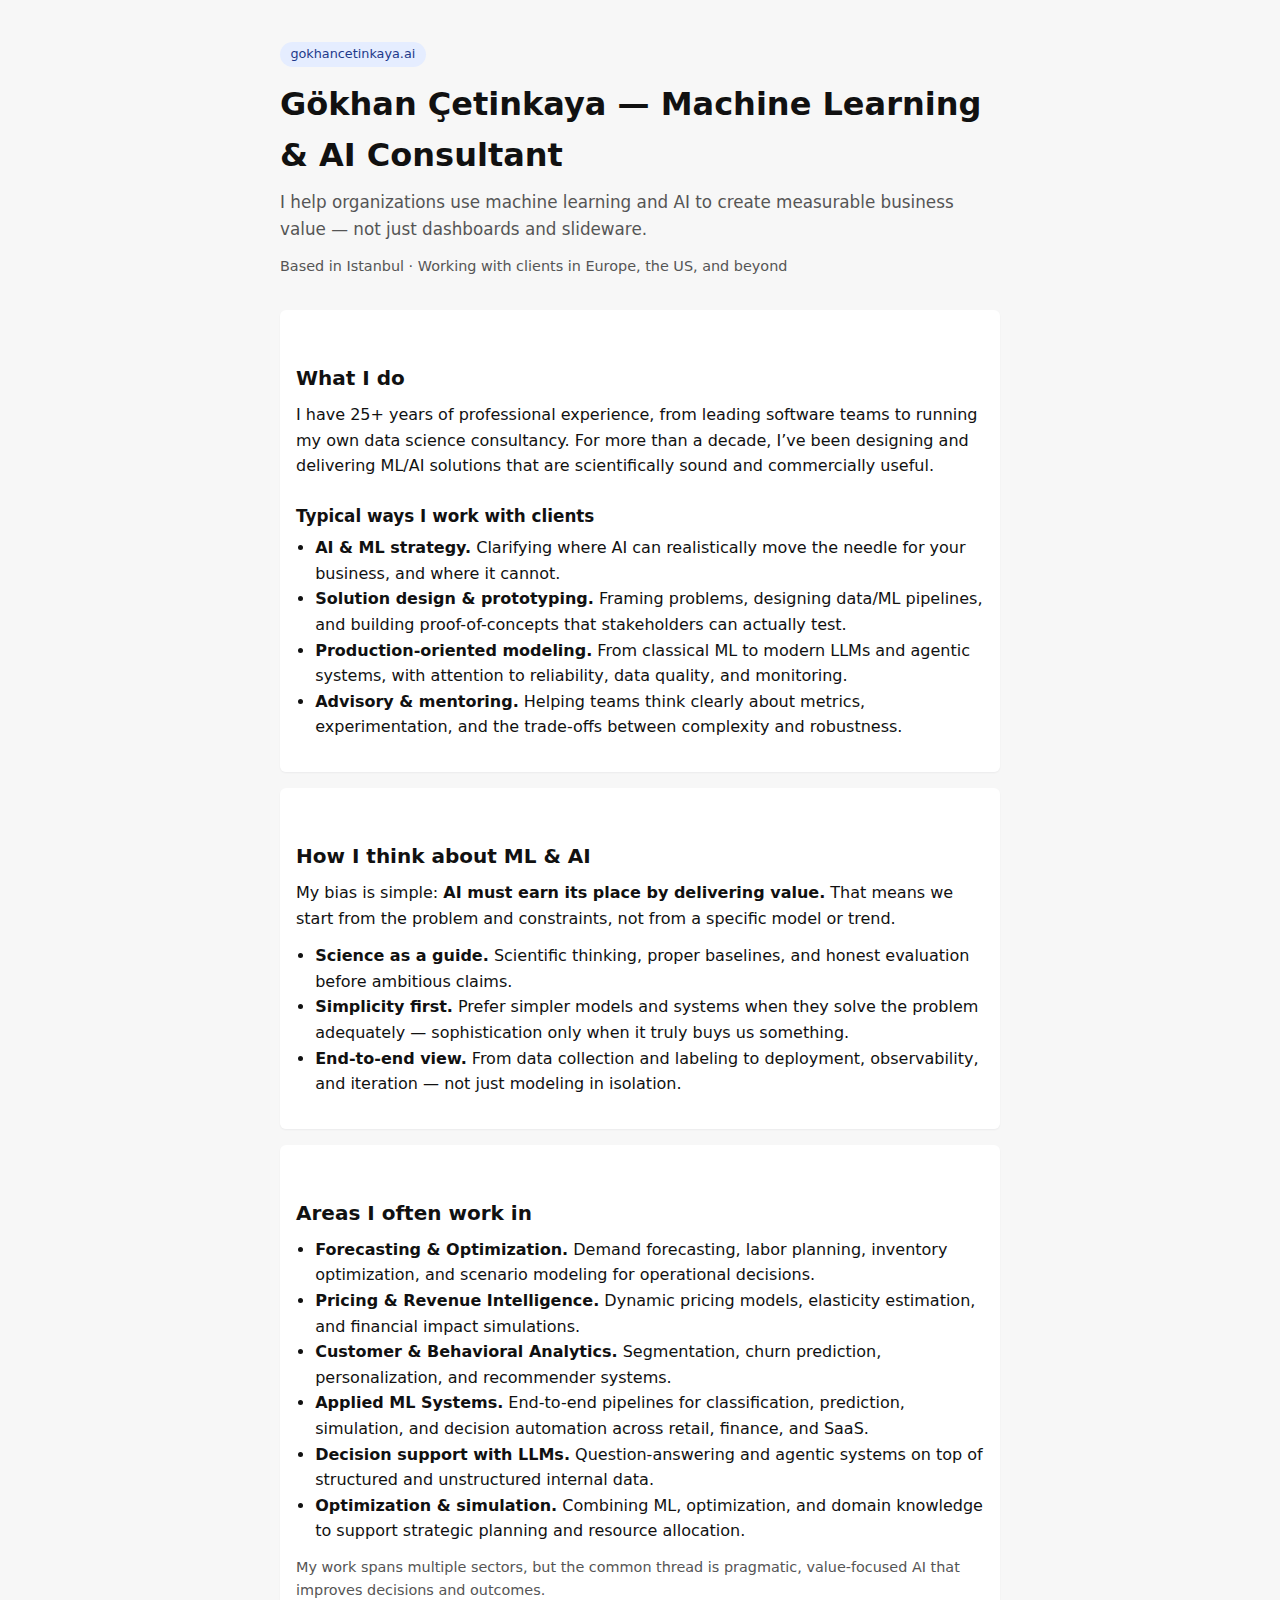
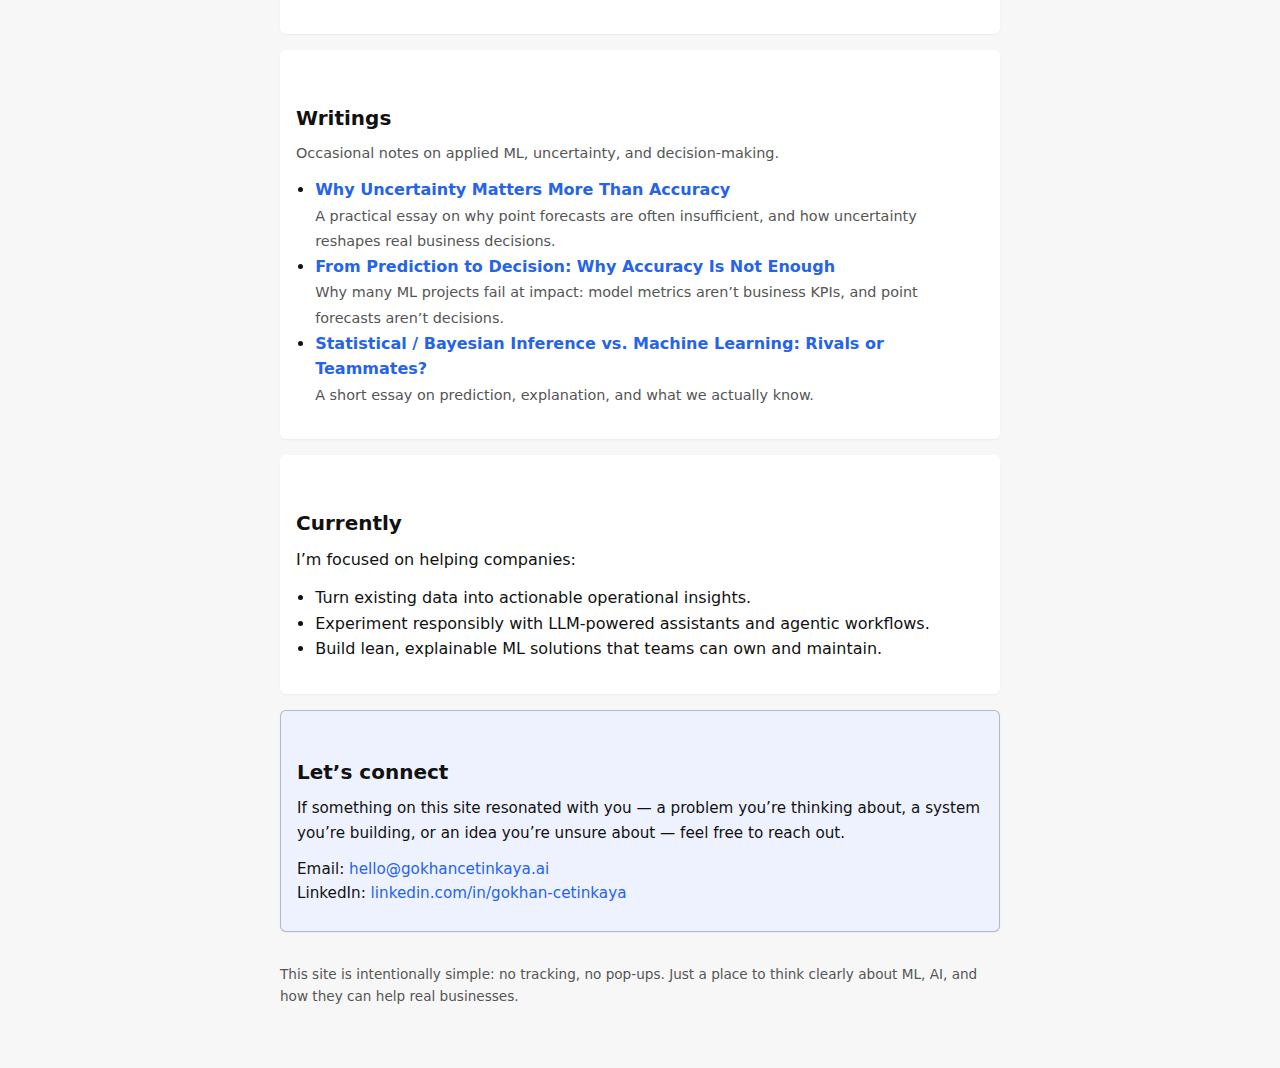
<file: index.html>
<!DOCTYPE html>
<html lang="en">
<head>
  <meta charset="UTF-8" />
  <title>Gökhan Çetinkaya — Machine Learning & AI Consultant</title>
  <meta name="viewport" content="width=device-width, initial-scale=1" />
  <meta name="description" content="Gökhan Çetinkaya is an ML/AI practitioner and consultant helping companies turn data and machine learning into real business value." />
  <link rel="stylesheet" href="styles.css" />
</head>
<body>
  <main>
    <header>
      <a href="index.html" class="pill">gokhancetinkaya.ai</a>
      <h1>Gökhan Çetinkaya — Machine Learning & AI Consultant</h1>
      <p class="tagline">
        I help organizations use machine learning and AI to create measurable business value — not just dashboards and slideware.
      </p>
      <p class="muted">
        Based in Istanbul · Working with clients in Europe, the US, and beyond
      </p>
    </header>

    <section class="section">
      <h2>What I do</h2>
      <p>
        I have 25+ years of professional experience, from leading software teams to running my own data science consultancy. 
        For more than a decade, I’ve been designing and delivering ML/AI solutions that are scientifically sound and commercially useful.
      </p>
      <h3>Typical ways I work with clients</h3>
      <ul>
        <li><strong>AI & ML strategy.</strong> Clarifying where AI can realistically move the needle for your business, and where it cannot.</li>
        <li><strong>Solution design & prototyping.</strong> Framing problems, designing data/ML pipelines, and building proof-of-concepts that stakeholders can actually test.</li>
        <li><strong>Production-oriented modeling.</strong> From classical ML to modern LLMs and agentic systems, with attention to reliability, data quality, and monitoring.</li>
        <li><strong>Advisory & mentoring.</strong> Helping teams think clearly about metrics, experimentation, and the trade-offs between complexity and robustness.</li>
      </ul>
    </section>

    <section class="section">
      <h2>How I think about ML & AI</h2>
      <p>
        My bias is simple: <strong>AI must earn its place by delivering value.</strong> 
        That means we start from the problem and constraints, not from a specific model or trend.
      </p>
      <ul>
        <li><strong>Science as a guide.</strong> Scientific thinking, proper baselines, and honest evaluation before ambitious claims.</li>
        <li><strong>Simplicity first.</strong> Prefer simpler models and systems when they solve the problem adequately — sophistication only when it truly buys us something.</li>
        <li><strong>End-to-end view.</strong> From data collection and labeling to deployment, observability, and iteration — not just modeling in isolation.</li>
      </ul>
    </section>

<section class="section">
  <h2>Areas I often work in</h2>
  <ul>
    <li><strong>Forecasting & Optimization.</strong> Demand forecasting, labor planning, inventory optimization, and scenario modeling for operational decisions.</li>
    <li><strong>Pricing & Revenue Intelligence.</strong> Dynamic pricing models, elasticity estimation, and financial impact simulations.</li>
    <li><strong>Customer & Behavioral Analytics.</strong> Segmentation, churn prediction, personalization, and recommender systems.</li>
    <li><strong>Applied ML Systems.</strong> End-to-end pipelines for classification, prediction, simulation, and decision automation across retail, finance, and SaaS.</li>
    <li><strong>Decision support with LLMs.</strong> Question-answering and agentic systems on top of structured and unstructured internal data.</li>
    <li><strong>Optimization & simulation.</strong> Combining ML, optimization, and domain knowledge to support strategic planning and resource allocation.</li>
  </ul>
  <p class="muted">
    My work spans multiple sectors, but the common thread is pragmatic, value-focused AI that improves decisions and outcomes.
  </p>
</section>
    <section class="section">
      <h2>Writings</h2>
      <p class="muted">Occasional notes on applied ML, uncertainty, and decision-making.</p>
      <ul>
        <li>
          <a href="post-uncertainty-matters-more-than-accuracy.html"><strong>Why Uncertainty Matters More Than Accuracy</strong></a><br/>
          <span class="muted">A practical essay on why point forecasts are often insufficient, and how uncertainty reshapes real business decisions.</span>
        </li>
        <li>
          <a href="post-prediction-to-decision.html"><strong>From Prediction to Decision: Why Accuracy Is Not Enough</strong></a><br/>
          <span class="muted">Why many ML projects fail at impact: model metrics aren’t business KPIs, and point forecasts aren’t decisions.</span>
        </li>
        <li>
          <a href="post-stat-bayes-vs-ml.html"><strong>Statistical / Bayesian Inference vs. Machine Learning: Rivals or Teammates?</strong></a><br/>
          <span class="muted">A short essay on prediction, explanation, and what we actually know.</span>
        </li>
      </ul>
    </section>


    <section class="section">
      <h2>Currently</h2>
      <p>
        I’m focused on helping companies:
      </p>
      <ul>
        <li>Turn existing data into actionable operational insights.</li>
        <li>Experiment responsibly with LLM-powered assistants and agentic workflows.</li>
        <li>Build lean, explainable ML solutions that teams can own and maintain.</li>
      </ul>
    </section>

    <section class="section cta">
      <h2>Let’s connect</h2>
      <p>
        If something on this site resonated with you — a problem you’re thinking about,
        a system you’re building, or an idea you’re unsure about — feel free to reach out.
      </p>
      <p>
        Email: <a href="mailto:hello@gokhancetinkaya.ai">hello@gokhancetinkaya.ai</a><br />
        LinkedIn: <a href="https://www.linkedin.com/in/gokhan-cetinkaya/" target="_blank" rel="noopener">linkedin.com/in/gokhan-cetinkaya</a>
      </p>
    </section>

    <footer>
      <p>
        This site is intentionally simple: no tracking, no pop-ups. Just a place to think clearly about ML, AI, and how they can help real businesses.
      </p>
    </footer>
  </main>
</body>
</html>
</file>
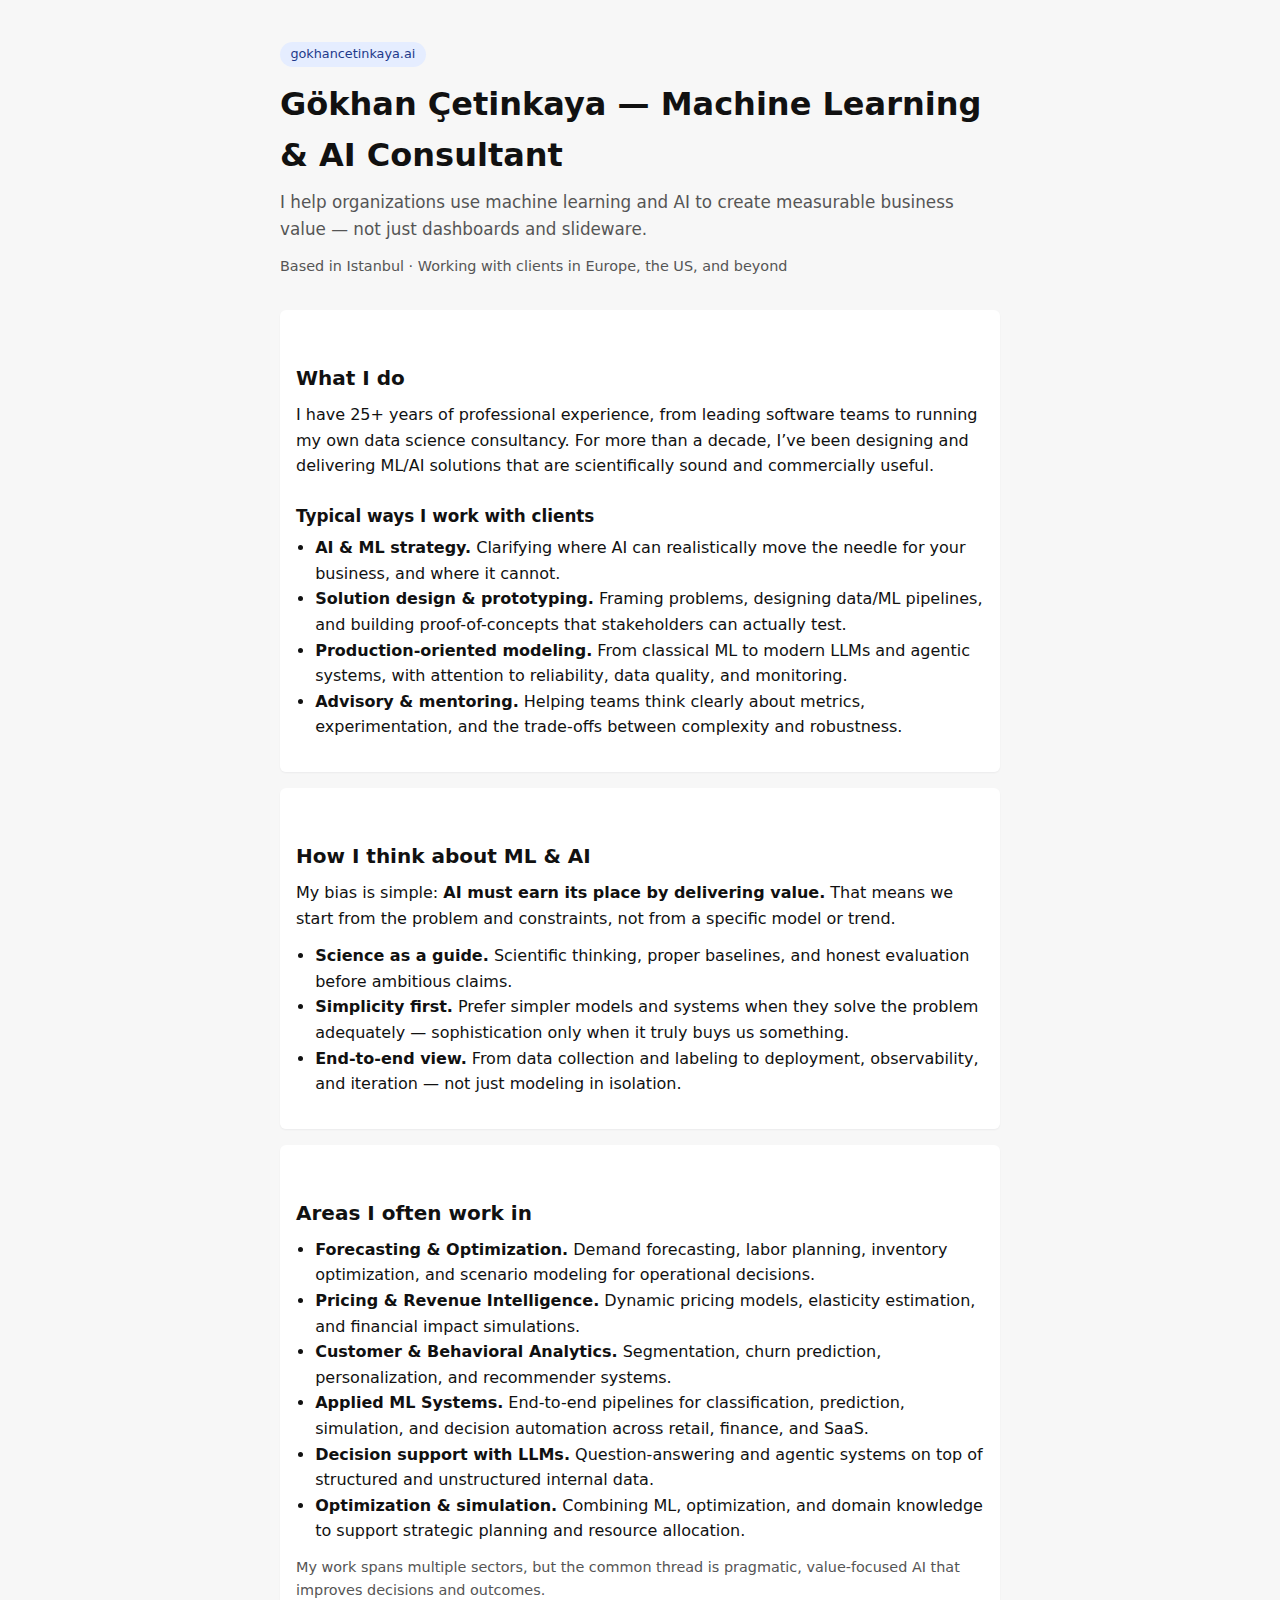
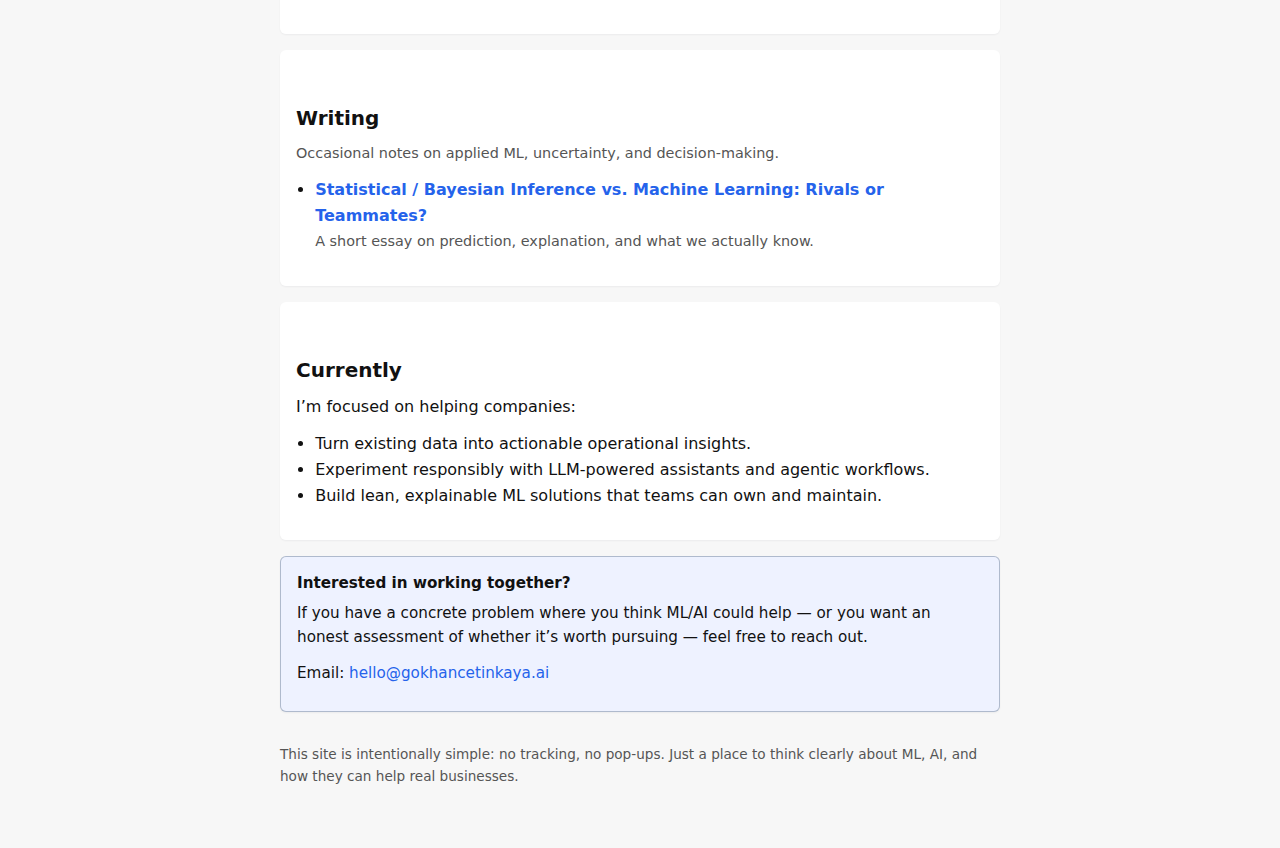
<file: website/index.html>
<!DOCTYPE html>
<html lang="en">
<head>
  <meta charset="UTF-8" />
  <title>Gökhan Çetinkaya — Machine Learning & AI Consultant</title>
  <meta name="viewport" content="width=device-width, initial-scale=1" />
  <meta name="description" content="Gökhan Çetinkaya is an ML/AI practitioner and consultant helping companies turn data and machine learning into real business value." />
  <link rel="stylesheet" href="styles.css" />
</head>
<body>
  <main>
    <header>
      <a href="index.html" class="pill">gokhancetinkaya.ai</a>
      <h1>Gökhan Çetinkaya — Machine Learning & AI Consultant</h1>
      <p class="tagline">
        I help organizations use machine learning and AI to create measurable business value — not just dashboards and slideware.
      </p>
      <p class="muted">
        Based in Istanbul · Working with clients in Europe, the US, and beyond
      </p>
    </header>

    <section class="section">
      <h2>What I do</h2>
      <p>
        I have 25+ years of professional experience, from leading software teams to running my own data science consultancy. 
        For more than a decade, I’ve been designing and delivering ML/AI solutions that are scientifically sound and commercially useful.
      </p>
      <h3>Typical ways I work with clients</h3>
      <ul>
        <li><strong>AI & ML strategy.</strong> Clarifying where AI can realistically move the needle for your business, and where it cannot.</li>
        <li><strong>Solution design & prototyping.</strong> Framing problems, designing data/ML pipelines, and building proof-of-concepts that stakeholders can actually test.</li>
        <li><strong>Production-oriented modeling.</strong> From classical ML to modern LLMs and agentic systems, with attention to reliability, data quality, and monitoring.</li>
        <li><strong>Advisory & mentoring.</strong> Helping teams think clearly about metrics, experimentation, and the trade-offs between complexity and robustness.</li>
      </ul>
    </section>

    <section class="section">
      <h2>How I think about ML & AI</h2>
      <p>
        My bias is simple: <strong>AI must earn its place by delivering value.</strong> 
        That means we start from the problem and constraints, not from a specific model or trend.
      </p>
      <ul>
        <li><strong>Science as a guide.</strong> Scientific thinking, proper baselines, and honest evaluation before ambitious claims.</li>
        <li><strong>Simplicity first.</strong> Prefer simpler models and systems when they solve the problem adequately — sophistication only when it truly buys us something.</li>
        <li><strong>End-to-end view.</strong> From data collection and labeling to deployment, observability, and iteration — not just modeling in isolation.</li>
      </ul>
    </section>

<section class="section">
  <h2>Areas I often work in</h2>
  <ul>
    <li><strong>Forecasting & Optimization.</strong> Demand forecasting, labor planning, inventory optimization, and scenario modeling for operational decisions.</li>
    <li><strong>Pricing & Revenue Intelligence.</strong> Dynamic pricing models, elasticity estimation, and financial impact simulations.</li>
    <li><strong>Customer & Behavioral Analytics.</strong> Segmentation, churn prediction, personalization, and recommender systems.</li>
    <li><strong>Applied ML Systems.</strong> End-to-end pipelines for classification, prediction, simulation, and decision automation across retail, finance, and SaaS.</li>
    <li><strong>Decision support with LLMs.</strong> Question-answering and agentic systems on top of structured and unstructured internal data.</li>
    <li><strong>Optimization & simulation.</strong> Combining ML, optimization, and domain knowledge to support strategic planning and resource allocation.</li>
  </ul>
  <p class="muted">
    My work spans multiple sectors, but the common thread is pragmatic, value-focused AI that improves decisions and outcomes.
  </p>
</section>
    <section class="section">
      <h2>Writing</h2>
      <p class="muted">Occasional notes on applied ML, uncertainty, and decision-making.</p>
      <ul>
        <li>
          <a href="post-stat-bayes-vs-ml.html"><strong>Statistical / Bayesian Inference vs. Machine Learning: Rivals or Teammates?</strong></a><br/>
          <span class="muted">A short essay on prediction, explanation, and what we actually know.</span>
        </li>
      </ul>
    </section>


    <section class="section">
      <h2>Currently</h2>
      <p>
        I’m focused on helping companies:
      </p>
      <ul>
        <li>Turn existing data into actionable operational insights.</li>
        <li>Experiment responsibly with LLM-powered assistants and agentic workflows.</li>
        <li>Build lean, explainable ML solutions that teams can own and maintain.</li>
      </ul>
    </section>

    <section class="section cta">
      <strong>Interested in working together?</strong>
      <p>
        If you have a concrete problem where you think ML/AI could help — or you want an honest assessment of whether it’s worth pursuing — feel free to reach out.
      </p>
      <p>
        Email: <a href="mailto:hello@gokhancetinkaya.ai">hello@gokhancetinkaya.ai</a>
      </p>
      <!-- <p class="muted">
        A simple written brief is enough to start: a few paragraphs about your context, data, and constraints.
      </p> -->
    </section>

    <footer>
      <p>
        This site is intentionally simple: no tracking, no pop-ups. Just a place to think clearly about ML, AI, and how they can help real businesses.
      </p>
    </footer>
  </main>
</body>
</html>
</file>
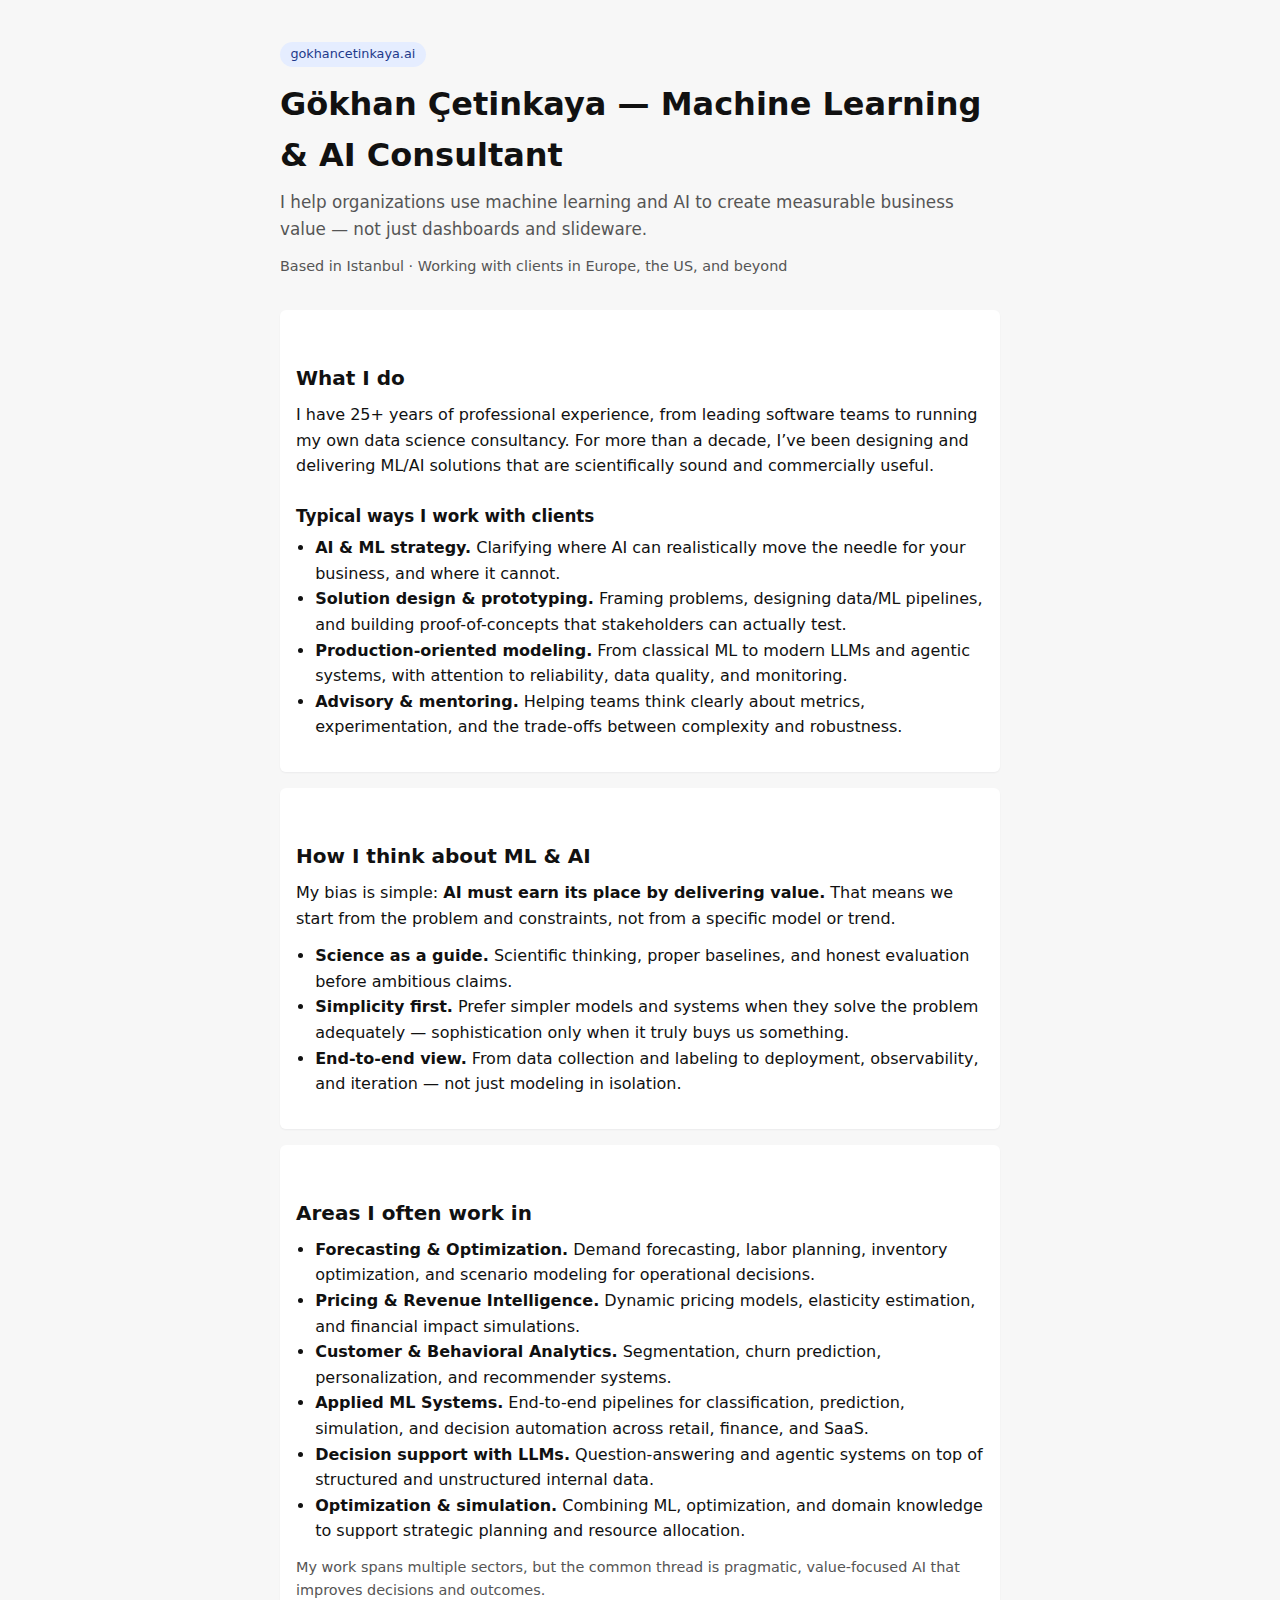
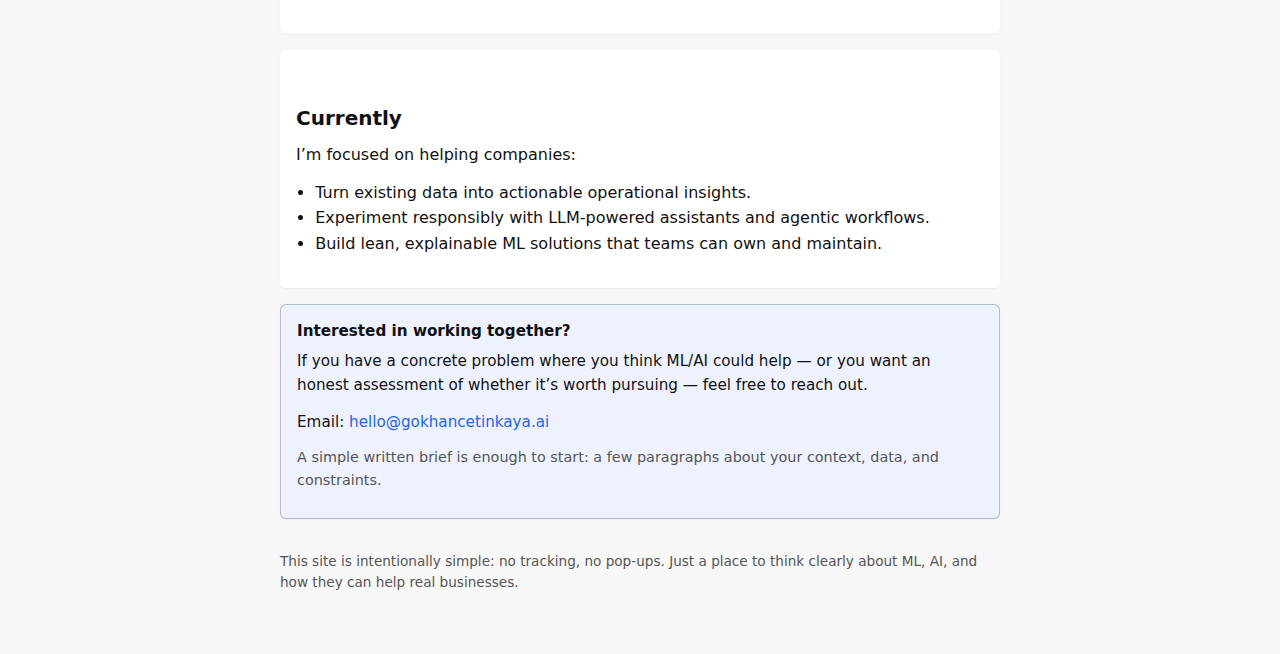
<file: website_2025_12/index.html>
<!DOCTYPE html>
<html lang="en">
<head>
  <meta charset="UTF-8" />
  <title>Gökhan Çetinkaya — Machine Learning & AI Consultant</title>
  <meta name="viewport" content="width=device-width, initial-scale=1" />
  <meta name="description" content="Gökhan Çetinkaya is an ML/AI practitioner and consultant helping companies turn data and machine learning into real business value." />
  <style>
    :root {
      color-scheme: light dark;
      --bg: #f7f7f7;
      --fg: #111;
      --accent: #2563eb;
      --muted: #555;
      --max-width: 760px;
      --radius: 6px;
    }
    * { box-sizing: border-box; }
    body {
      margin: 0;
      font-family: system-ui, -apple-system, BlinkMacSystemFont, "Segoe UI", sans-serif;
      background: var(--bg);
      color: var(--fg);
      line-height: 1.6;
    }
    main {
      max-width: var(--max-width);
      padding: 2.5rem 1.25rem 3rem;
      margin: 0 auto;
    }
    header {
      margin-bottom: 2rem;
    }
    h1 {
      font-size: 2rem;
      margin: 0 0 0.5rem;
    }
    h2 {
      font-size: 1.25rem;
      margin-top: 2rem;
      margin-bottom: 0.5rem;
    }
    h3 {
      font-size: 1.05rem;
      margin-top: 1.5rem;
      margin-bottom: 0.35rem;
    }
    p {
      margin: 0.25rem 0 0.75rem;
    }
    ul {
      padding-left: 1.2rem;
      margin: 0.25rem 0 0.75rem;
    }
    .tagline {
      font-size: 1.05rem;
      color: var(--muted);
      margin-bottom: 0.75rem;
    }
    .pill {
      display: inline-block;
      padding: 0.15rem 0.65rem;
      border-radius: 999px;
      background: #e5edff;
      color: #1e3a8a;
      font-size: 0.8rem;
      margin-bottom: 0.75rem;
    }
    a {
      color: var(--accent);
      text-decoration: none;
    }
    a:hover {
      text-decoration: underline;
    }
    .section {
      padding: 1.25rem 1rem;
      border-radius: var(--radius);
      background: rgba(255, 255, 255, 0.9);
      box-shadow: 0 1px 2px rgba(15, 23, 42, 0.05);
      margin-bottom: 1rem;
    }
    .muted {
      color: var(--muted);
      font-size: 0.9rem;
    }
    .cta {
      margin-top: 1rem;
      padding: 0.85rem 1rem;
      border-radius: var(--radius);
      border: 1px solid rgba(148, 163, 184, 0.7);
      background: #eef2ff;
      font-size: 0.95rem;
    }
    .cta strong {
      display: block;
      margin-bottom: 0.35rem;
    }
    footer {
      margin-top: 2rem;
      font-size: 0.85rem;
      color: var(--muted);
    }
  </style>
</head>
<body>
  <main>
    <header>
      <span class="pill">gokhancetinkaya.ai</span>
      <h1>Gökhan Çetinkaya — Machine Learning & AI Consultant</h1>
      <p class="tagline">
        I help organizations use machine learning and AI to create measurable business value — not just dashboards and slideware.
      </p>
      <p class="muted">
        Based in Istanbul · Working with clients in Europe, the US, and beyond
      </p>
    </header>

    <section class="section">
      <h2>What I do</h2>
      <p>
        I have 25+ years of professional experience, from leading software teams to running my own data science consultancy. 
        For more than a decade, I’ve been designing and delivering ML/AI solutions that are scientifically sound and commercially useful.
      </p>
      <h3>Typical ways I work with clients</h3>
      <ul>
        <li><strong>AI & ML strategy.</strong> Clarifying where AI can realistically move the needle for your business, and where it cannot.</li>
        <li><strong>Solution design & prototyping.</strong> Framing problems, designing data/ML pipelines, and building proof-of-concepts that stakeholders can actually test.</li>
        <li><strong>Production-oriented modeling.</strong> From classical ML to modern LLMs and agentic systems, with attention to reliability, data quality, and monitoring.</li>
        <li><strong>Advisory & mentoring.</strong> Helping teams think clearly about metrics, experimentation, and the trade-offs between complexity and robustness.</li>
      </ul>
    </section>

    <section class="section">
      <h2>How I think about ML & AI</h2>
      <p>
        My bias is simple: <strong>AI must earn its place by delivering value.</strong> 
        That means we start from the problem and constraints, not from a specific model or trend.
      </p>
      <ul>
        <li><strong>Science as a guide.</strong> Scientific thinking, proper baselines, and honest evaluation before ambitious claims.</li>
        <li><strong>Simplicity first.</strong> Prefer simpler models and systems when they solve the problem adequately — sophistication only when it truly buys us something.</li>
        <li><strong>End-to-end view.</strong> From data collection and labeling to deployment, observability, and iteration — not just modeling in isolation.</li>
      </ul>
    </section>

<section class="section">
  <h2>Areas I often work in</h2>
  <ul>
    <li><strong>Forecasting & Optimization.</strong> Demand forecasting, labor planning, inventory optimization, and scenario modeling for operational decisions.</li>
    <li><strong>Pricing & Revenue Intelligence.</strong> Dynamic pricing models, elasticity estimation, and financial impact simulations.</li>
    <li><strong>Customer & Behavioral Analytics.</strong> Segmentation, churn prediction, personalization, and recommender systems.</li>
    <li><strong>Applied ML Systems.</strong> End-to-end pipelines for classification, prediction, simulation, and decision automation across retail, finance, and SaaS.</li>
    <li><strong>Decision support with LLMs.</strong> Question-answering and agentic systems on top of structured and unstructured internal data.</li>
    <li><strong>Optimization & simulation.</strong> Combining ML, optimization, and domain knowledge to support strategic planning and resource allocation.</li>
  </ul>
  <p class="muted">
    My work spans multiple sectors, but the common thread is pragmatic, value-focused AI that improves decisions and outcomes.
  </p>
</section>

    <section class="section">
      <h2>Currently</h2>
      <p>
        I’m focused on helping companies:
      </p>
      <ul>
        <li>Turn existing data into actionable operational insights.</li>
        <li>Experiment responsibly with LLM-powered assistants and agentic workflows.</li>
        <li>Build lean, explainable ML solutions that teams can own and maintain.</li>
      </ul>
    </section>

    <section class="section cta">
      <strong>Interested in working together?</strong>
      <p>
        If you have a concrete problem where you think ML/AI could help — or you want an honest assessment of whether it’s worth pursuing — feel free to reach out.
      </p>
      <p>
        Email: <a href="mailto:hello@gokhancetinkaya.ai">hello@gokhancetinkaya.ai</a>
      </p>
      <p class="muted">
        A simple written brief is enough to start: a few paragraphs about your context, data, and constraints.
      </p>
    </section>

    <footer>
      <p>
        This site is intentionally simple: no tracking, no pop-ups. Just a place to think clearly about ML, AI, and how they can help real businesses.
      </p>
    </footer>
  </main>
</body>
</html>
</file>
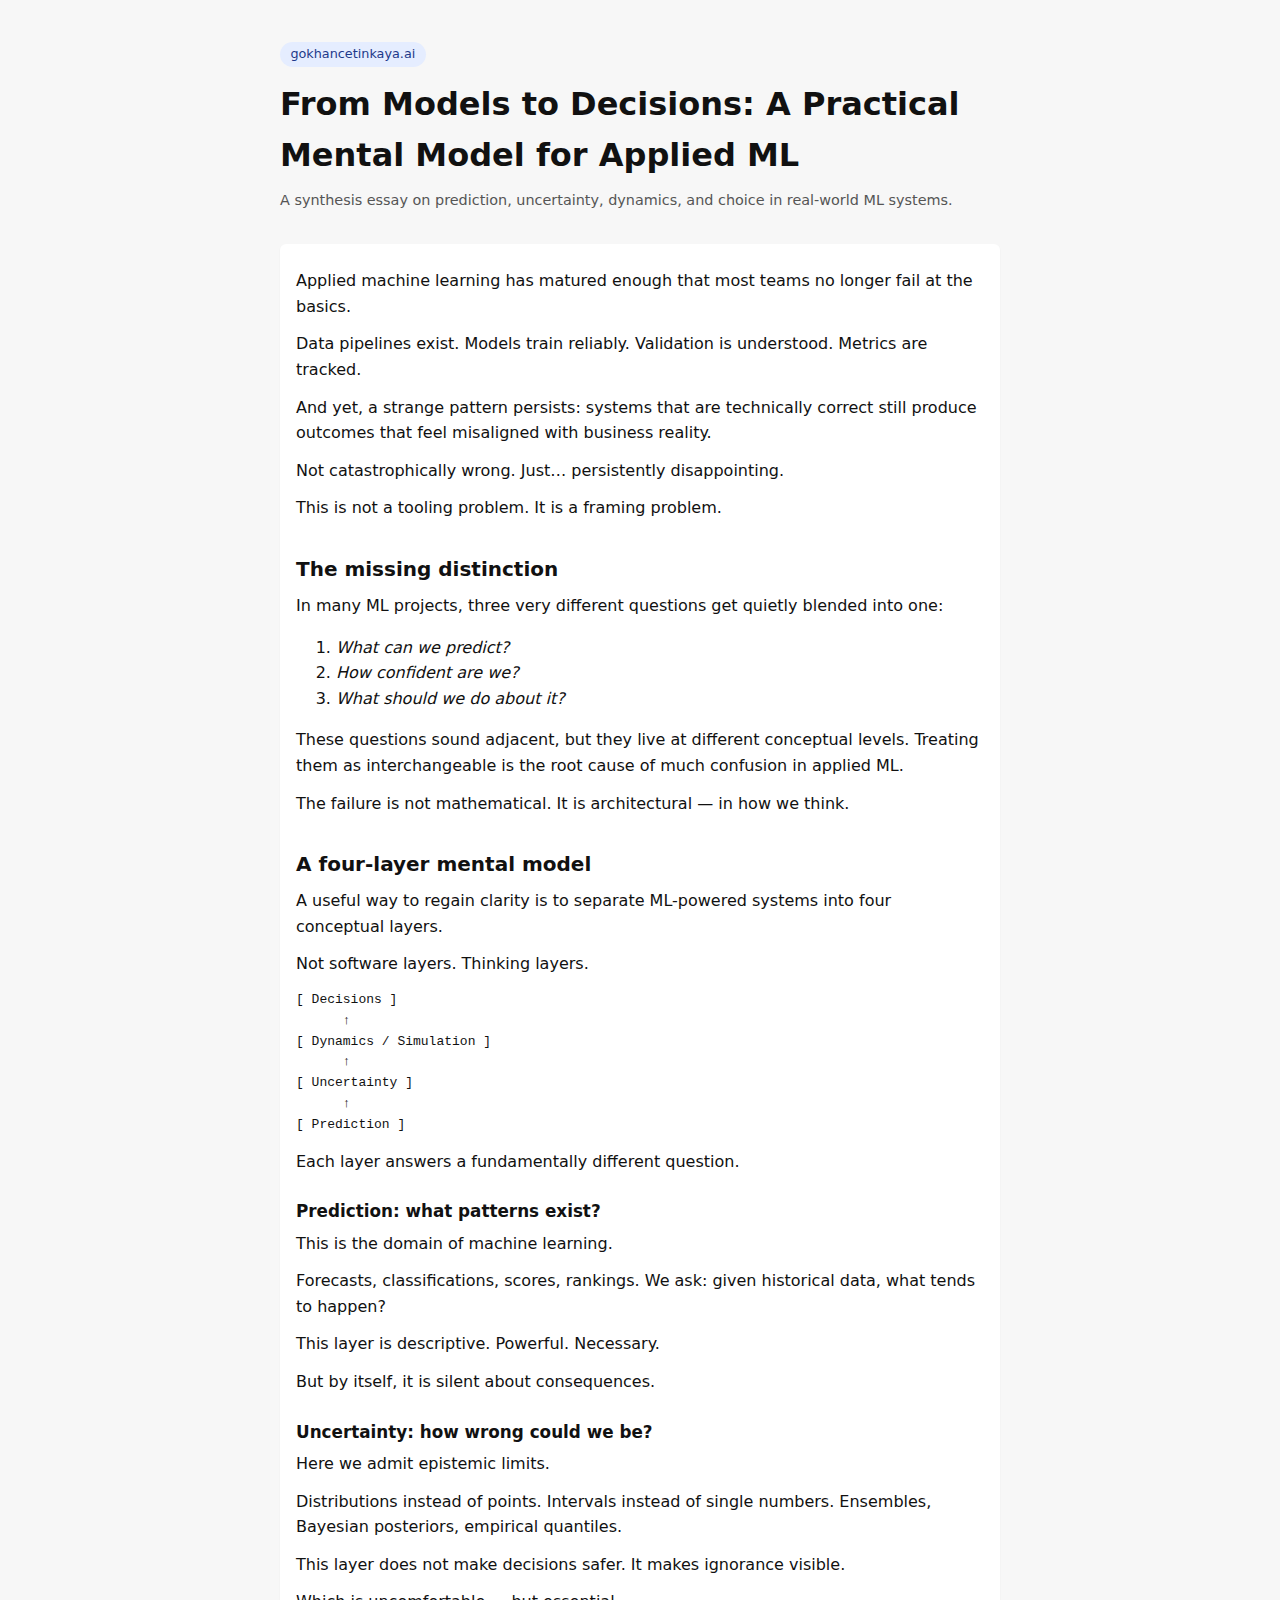
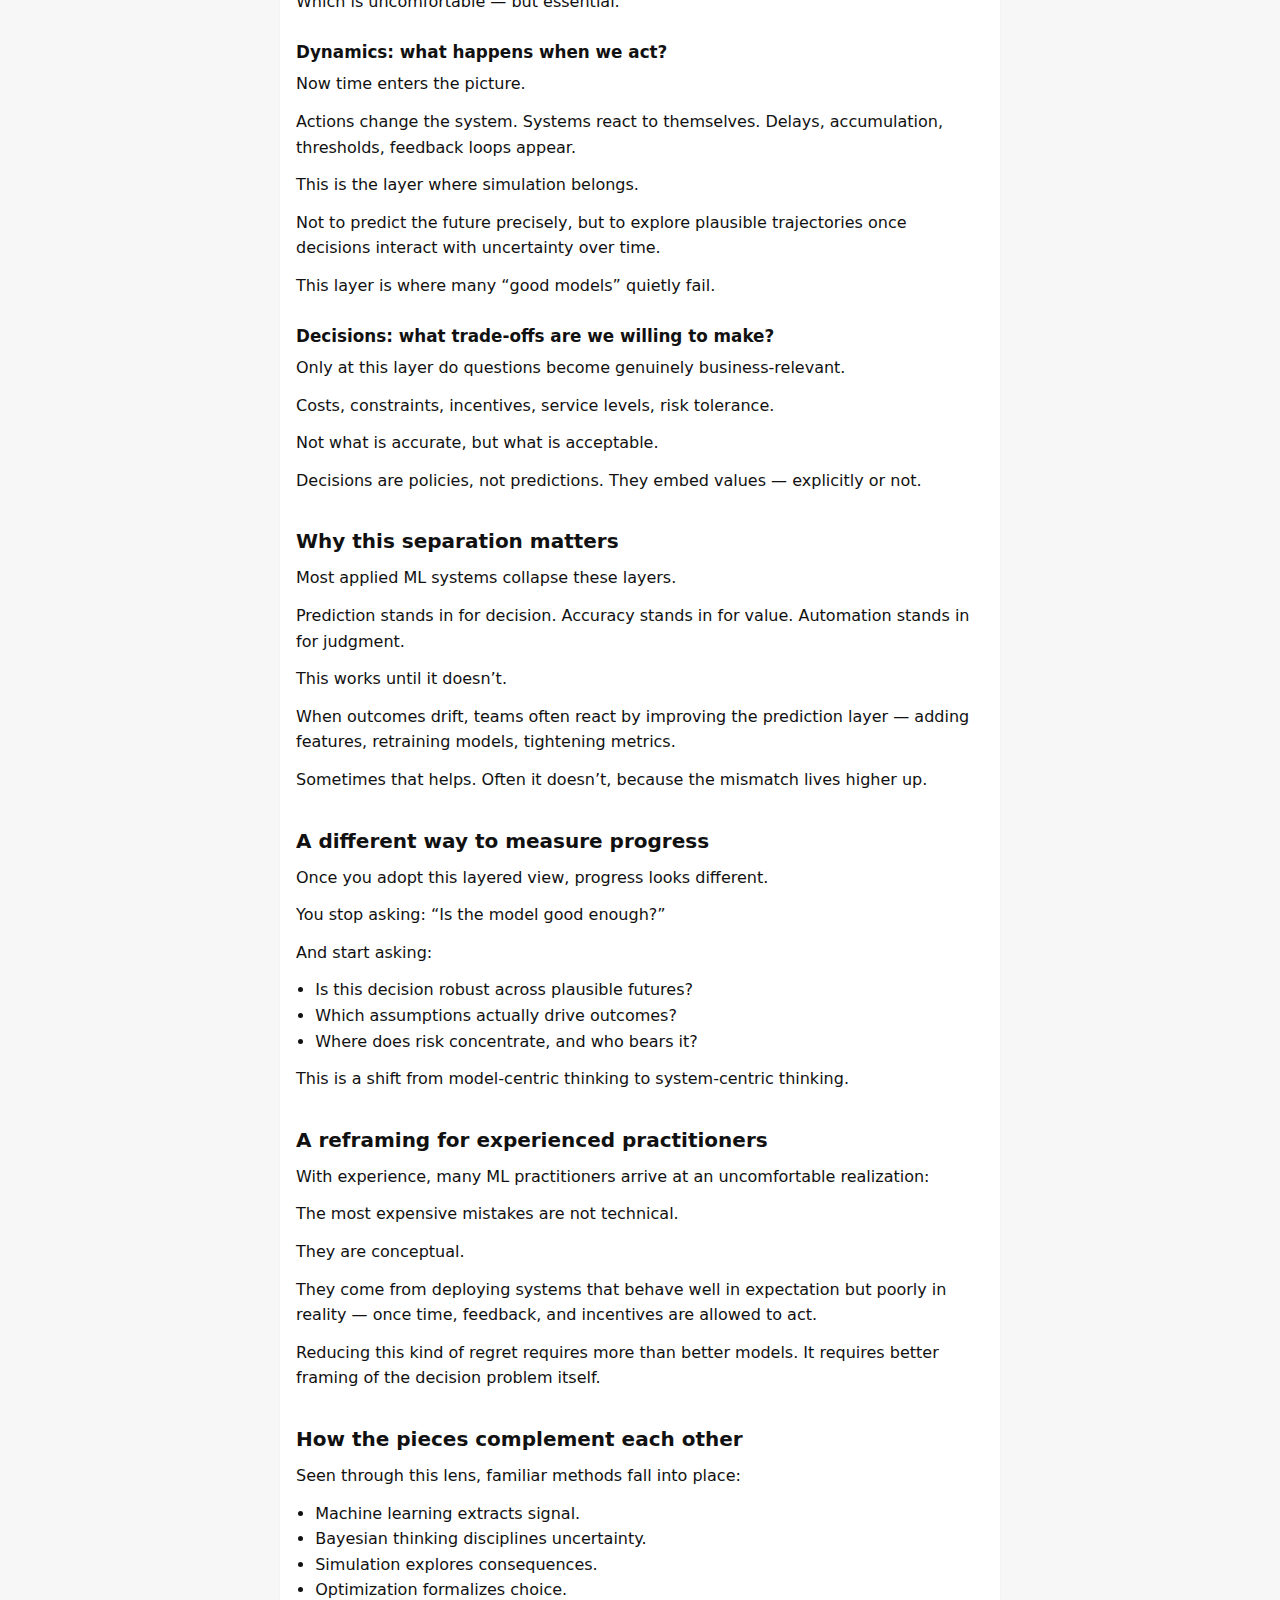
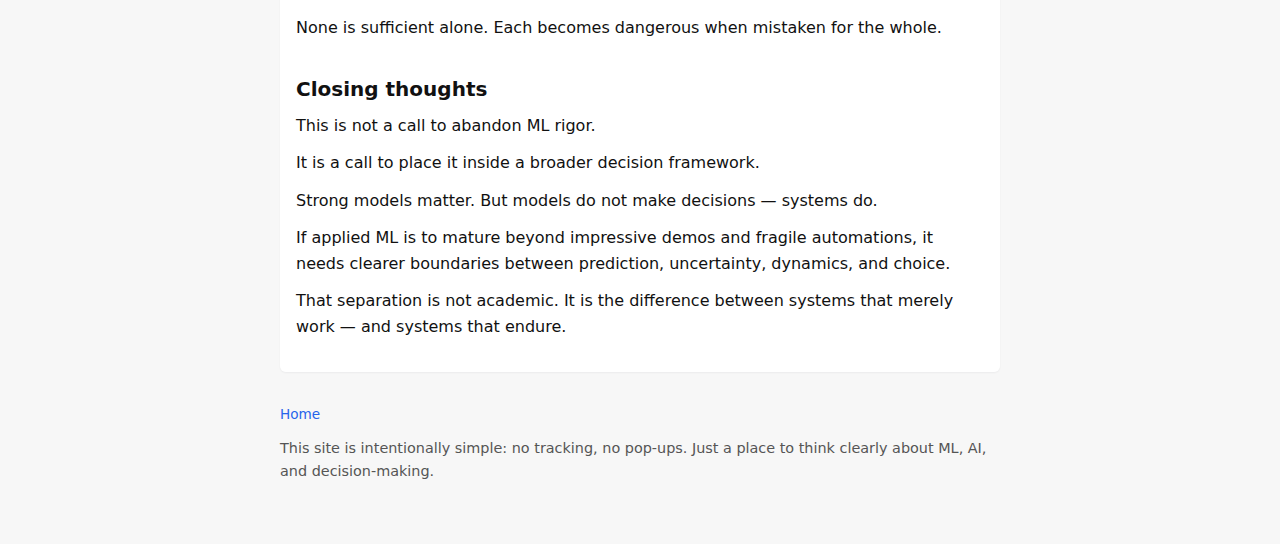
<file: post-from-models-to-decisions-a-practial-mental-model-for-applied-ml.html>
<!DOCTYPE html>
<html lang="en">
<head>
  <meta charset="UTF-8" />
  <title>From Models to Decisions: A Practical Mental Model for Applied ML — Gökhan Çetinkaya</title>
  <meta name="viewport" content="width=device-width, initial-scale=1" />
  <meta name="description" content="A conceptual framework for applied machine learning that separates prediction, uncertainty, dynamics, and decisions — and explains why many ML systems fail despite good models." />
  <link rel="stylesheet" href="styles.css" />
</head>
<body>
  <main>
    <header>
      <a href="index.html" class="pill">gokhancetinkaya.ai</a>
      <h1>From Models to Decisions: A Practical Mental Model for Applied ML</h1>
      <p class="muted">
        A synthesis essay on prediction, uncertainty, dynamics, and choice in real-world ML systems.
      </p>
    </header>

    <article class="section post">

      <p>
        Applied machine learning has matured enough that most teams no longer fail at the basics.
      </p>

      <p>
        Data pipelines exist. Models train reliably. Validation is understood. Metrics are tracked.
      </p>

      <p>
        And yet, a strange pattern persists: systems that are technically correct still produce outcomes that feel misaligned with business reality.
      </p>

      <p>
        Not catastrophically wrong. Just… persistently disappointing.
      </p>

      <p>
        This is not a tooling problem. It is a framing problem.
      </p>

      <h2>The missing distinction</h2>

      <p>
        In many ML projects, three very different questions get quietly blended into one:
      </p>

      <ol>
        <li><em>What can we predict?</em></li>
        <li><em>How confident are we?</em></li>
        <li><em>What should we do about it?</em></li>
      </ol>

      <p>
        These questions sound adjacent, but they live at different conceptual levels. Treating them as interchangeable is the root cause of much confusion in applied ML.
      </p>

      <p>
        The failure is not mathematical. It is architectural — in how we think.
      </p>

      <h2>A four-layer mental model</h2>

      <p>
        A useful way to regain clarity is to separate ML-powered systems into four conceptual layers.
      </p>

      <p>
        Not software layers. Thinking layers.
      </p>

<pre>
[ Decisions ]
      ↑
[ Dynamics / Simulation ]
      ↑
[ Uncertainty ]
      ↑
[ Prediction ]
</pre>

      <p>
        Each layer answers a fundamentally different question.
      </p>

      <h3>Prediction: what patterns exist?</h3>

      <p>
        This is the domain of machine learning.
      </p>

      <p>
        Forecasts, classifications, scores, rankings. We ask: given historical data, what tends to happen?
      </p>

      <p>
        This layer is descriptive. Powerful. Necessary.
      </p>

      <p>
        But by itself, it is silent about consequences.
      </p>

      <h3>Uncertainty: how wrong could we be?</h3>

      <p>
        Here we admit epistemic limits.
      </p>

      <p>
        Distributions instead of points. Intervals instead of single numbers. Ensembles, Bayesian posteriors, empirical quantiles.
      </p>

      <p>
        This layer does not make decisions safer. It makes ignorance visible.
      </p>

      <p>
        Which is uncomfortable — but essential.
      </p>

      <h3>Dynamics: what happens when we act?</h3>

      <p>
        Now time enters the picture.
      </p>

      <p>
        Actions change the system. Systems react to themselves. Delays, accumulation, thresholds, feedback loops appear.
      </p>

      <p>
        This is the layer where simulation belongs.
      </p>

      <p>
        Not to predict the future precisely, but to explore plausible trajectories once decisions interact with uncertainty over time.
      </p>

      <p>
        This layer is where many “good models” quietly fail.
      </p>

      <h3>Decisions: what trade-offs are we willing to make?</h3>

      <p>
        Only at this layer do questions become genuinely business-relevant.
      </p>

      <p>
        Costs, constraints, incentives, service levels, risk tolerance.
      </p>

      <p>
        Not what is accurate, but what is acceptable.
      </p>

      <p>
        Decisions are policies, not predictions. They embed values — explicitly or not.
      </p>

      <h2>Why this separation matters</h2>

      <p>
        Most applied ML systems collapse these layers.
      </p>

      <p>
        Prediction stands in for decision. Accuracy stands in for value. Automation stands in for judgment.
      </p>

      <p>
        This works until it doesn’t.
      </p>

      <p>
        When outcomes drift, teams often react by improving the prediction layer — adding features, retraining models, tightening metrics.
      </p>

      <p>
        Sometimes that helps. Often it doesn’t, because the mismatch lives higher up.
      </p>

      <h2>A different way to measure progress</h2>

      <p>
        Once you adopt this layered view, progress looks different.
      </p>

      <p>
        You stop asking: “Is the model good enough?”
      </p>

      <p>
        And start asking:
      </p>

      <ul>
        <li>Is this decision robust across plausible futures?</li>
        <li>Which assumptions actually drive outcomes?</li>
        <li>Where does risk concentrate, and who bears it?</li>
      </ul>

      <p>
        This is a shift from model-centric thinking to system-centric thinking.
      </p>

      <h2>A reframing for experienced practitioners</h2>

      <p>
        With experience, many ML practitioners arrive at an uncomfortable realization:
      </p>

      <p>
        The most expensive mistakes are not technical.
      </p>

      <p>
        They are conceptual.
      </p>

      <p>
        They come from deploying systems that behave well in expectation but poorly in reality — once time, feedback, and incentives are allowed to act.
      </p>

      <p>
        Reducing this kind of regret requires more than better models. It requires better framing of the decision problem itself.
      </p>

      <h2>How the pieces complement each other</h2>

      <p>
        Seen through this lens, familiar methods fall into place:
      </p>

      <ul>
        <li>Machine learning extracts signal.</li>
        <li>Bayesian thinking disciplines uncertainty.</li>
        <li>Simulation explores consequences.</li>
        <li>Optimization formalizes choice.</li>
      </ul>

      <p>
        None is sufficient alone. Each becomes dangerous when mistaken for the whole.
      </p>

      <h2>Closing thoughts</h2>

      <p>
        This is not a call to abandon ML rigor.
      </p>

      <p>
        It is a call to place it inside a broader decision framework.
      </p>

      <p>
        Strong models matter. But models do not make decisions — systems do.
      </p>

      <p>
        If applied ML is to mature beyond impressive demos and fragile automations, it needs clearer boundaries between prediction, uncertainty, dynamics, and choice.
      </p>

      <p>
        That separation is not academic. It is the difference between systems that merely work — and systems that endure.
      </p>

    </article>

    <footer>
      <p><a href="index.html">Home</a></p>
      <p class="muted">
        This site is intentionally simple: no tracking, no pop-ups.
        Just a place to think clearly about ML, AI, and decision-making.
      </p>
    </footer>
  </main>
</body>
</html>
</file>
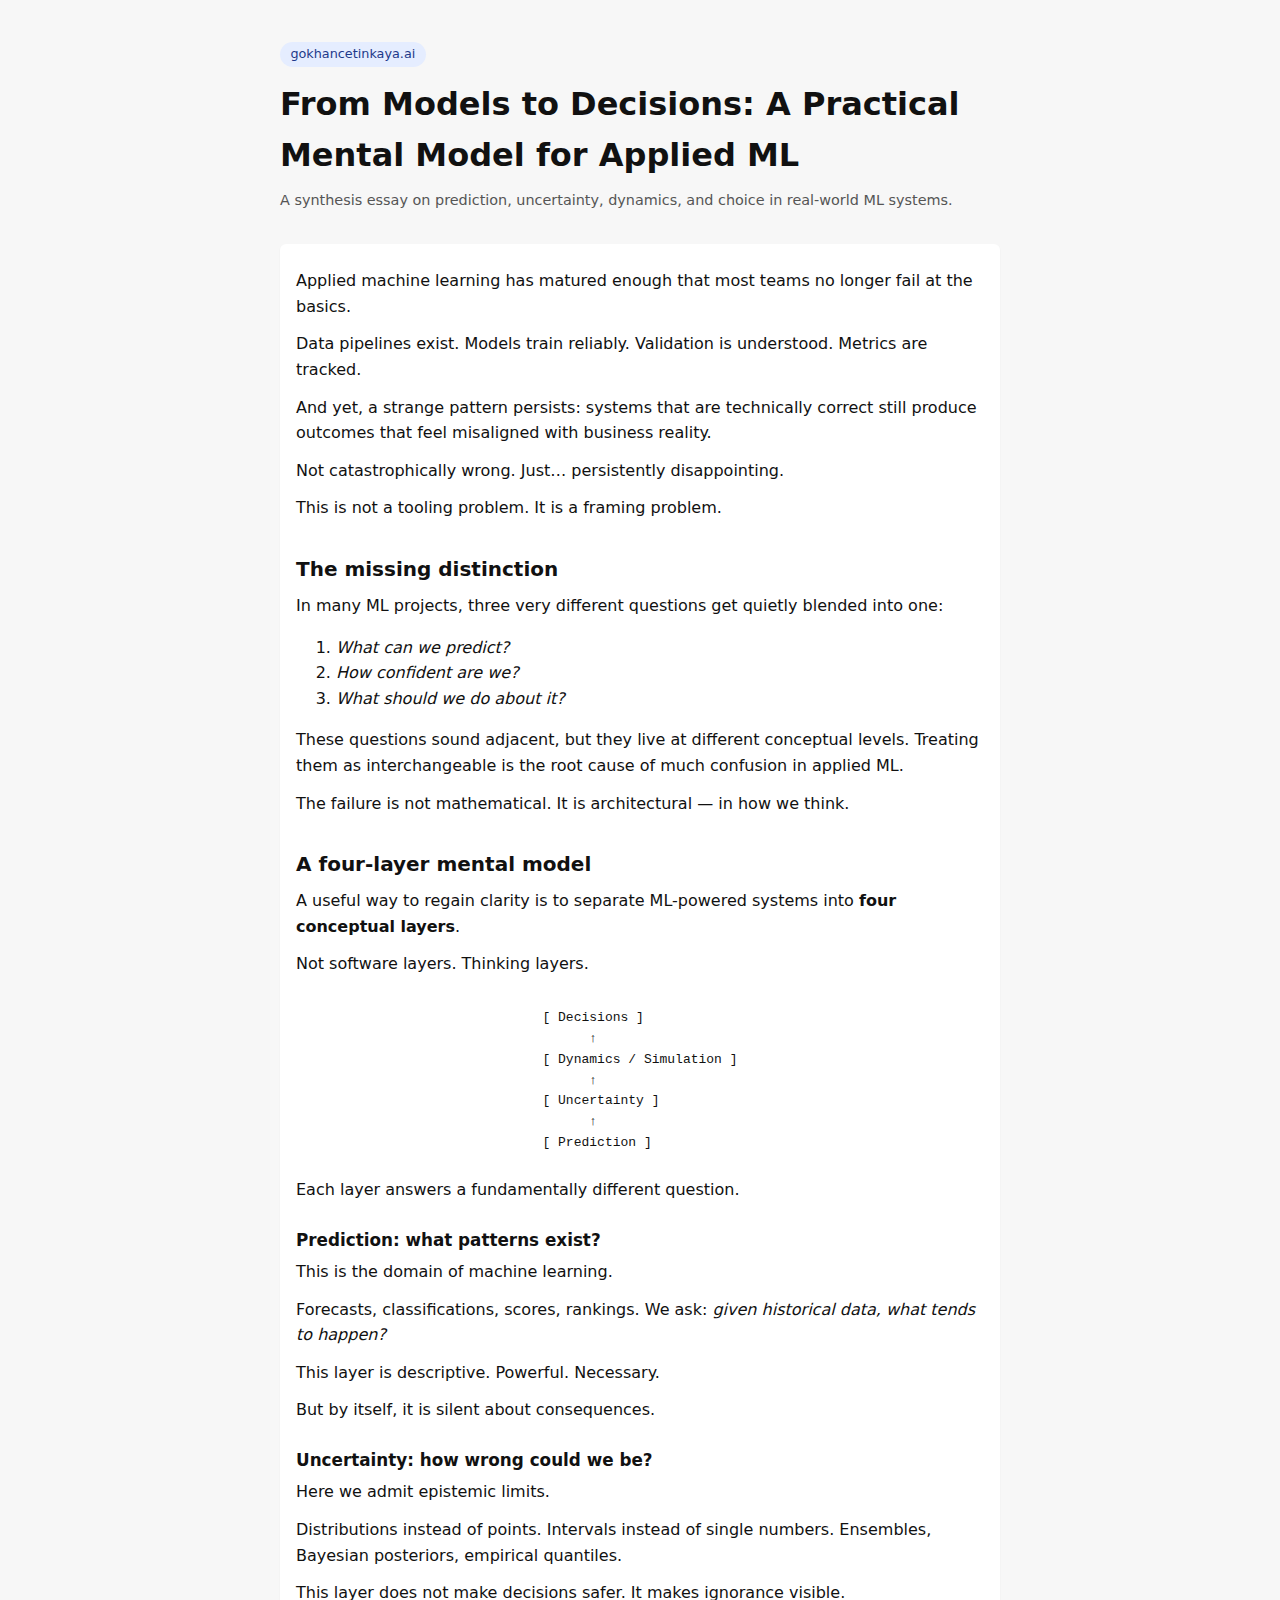
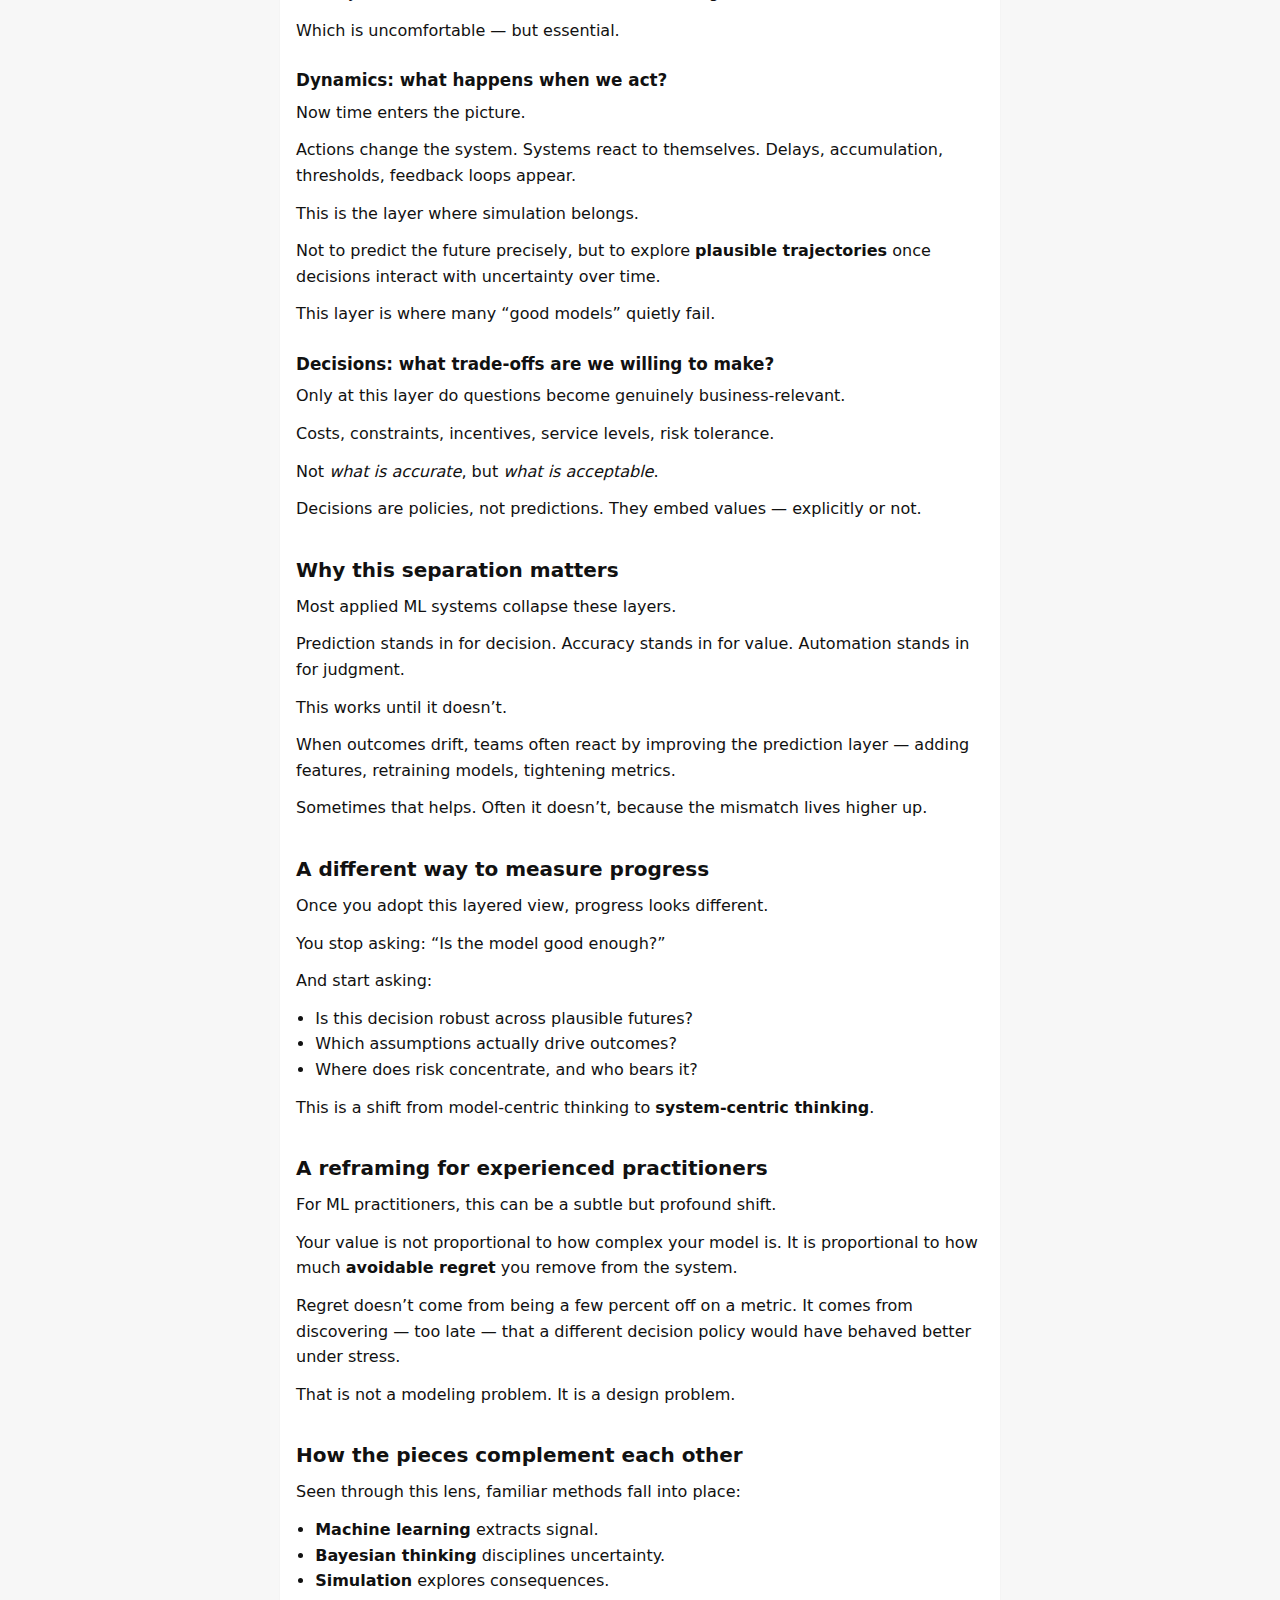
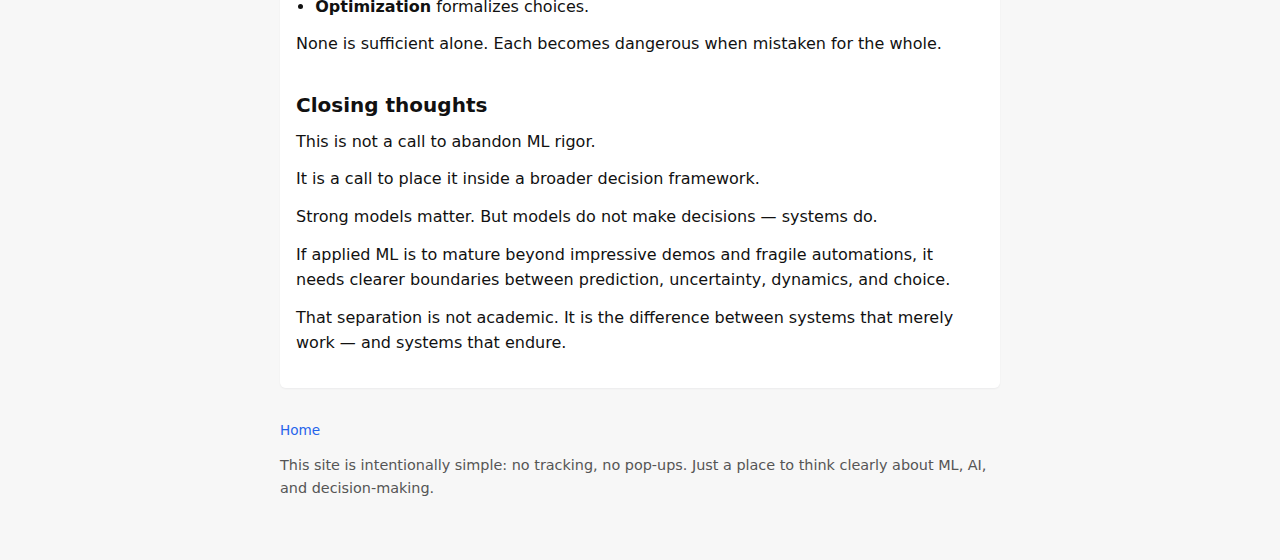
<file: post-from-models-to-decisions-a-practical-mental-model-for-applied-ml.html>
<!DOCTYPE html>
<html lang="en">
<head>
  <meta charset="UTF-8" />
  <title>From Models to Decisions: A Practical Mental Model for Applied ML — Gökhan Çetinkaya</title>
  <meta name="viewport" content="width=device-width, initial-scale=1" />
  <meta name="description" content="A conceptual framework for applied machine learning that separates prediction, uncertainty, dynamics, and decisions — and explains why many ML systems fail despite good models." />
  <link rel="stylesheet" href="styles.css" />
</head>
<body>
  <main>
    <header>
      <a href="index.html" class="pill">gokhancetinkaya.ai</a>
      <h1>From Models to Decisions: A Practical Mental Model for Applied ML</h1>
      <p class="muted">
        A synthesis essay on prediction, uncertainty, dynamics, and choice in real-world ML systems.
      </p>
    </header>

    <article class="section post">

      <p>
        Applied machine learning has matured enough that most teams no longer fail at the basics.
      </p>

      <p>
        Data pipelines exist. Models train reliably. Validation is understood. Metrics are tracked.
      </p>

      <p>
        And yet, a strange pattern persists: systems that are technically correct still produce outcomes that feel misaligned with business reality.
      </p>

      <p>
        Not catastrophically wrong. Just… persistently disappointing.
      </p>

      <p>
        This is not a tooling problem. It is a framing problem.
      </p>

      <h2>The missing distinction</h2>

      <p>
        In many ML projects, three very different questions get quietly blended into one:
      </p>

      <ol>
        <li><em>What can we predict?</em></li>
        <li><em>How confident are we?</em></li>
        <li><em>What should we do about it?</em></li>
      </ol>

      <p>
        These questions sound adjacent, but they live at different conceptual levels. Treating them as interchangeable is the root cause of much confusion in applied ML.
      </p>

      <p>
        The failure is not mathematical. It is architectural — in how we think.
      </p>

      <h2>A four-layer mental model</h2>

      <p>
        A useful way to regain clarity is to separate ML-powered systems into <strong>four conceptual layers</strong>.
      </p>

      <p>
        Not software layers. Thinking layers.
      </p>

<div style="display: flex; justify-content: center;">
<pre style="text-align: left; margin: 1.2rem 0;">
[ Decisions ]
      ↑
[ Dynamics / Simulation ]
      ↑
[ Uncertainty ]
      ↑
[ Prediction ]
</pre>
</div>

      <p>
        Each layer answers a fundamentally different question.
      </p>

      <h3>Prediction: what patterns exist?</h3>

      <p>
        This is the domain of machine learning.
      </p>

      <p>
        Forecasts, classifications, scores, rankings. We ask: <em>given historical data, what tends to happen?</em>
      </p>

      <p>
        This layer is descriptive. Powerful. Necessary.
      </p>

      <p>
        But by itself, it is silent about consequences.
      </p>

      <h3>Uncertainty: how wrong could we be?</h3>

      <p>
        Here we admit epistemic limits.
      </p>

      <p>
        Distributions instead of points. Intervals instead of single numbers. Ensembles, Bayesian posteriors, empirical quantiles.
      </p>

      <p>
        This layer does not make decisions safer. It makes ignorance visible.
      </p>

      <p>
        Which is uncomfortable — but essential.
      </p>

      <h3>Dynamics: what happens when we act?</h3>

      <p>
        Now time enters the picture.
      </p>

      <p>
        Actions change the system. Systems react to themselves. Delays, accumulation, thresholds, feedback loops appear.
      </p>

      <p>
        This is the layer where simulation belongs.
      </p>

      <p>
        Not to predict the future precisely, but to explore <strong>plausible trajectories</strong> once decisions interact with uncertainty over time.
      </p>

      <p>
        This layer is where many “good models” quietly fail.
      </p>

      <h3>Decisions: what trade-offs are we willing to make?</h3>

      <p>
        Only at this layer do questions become genuinely business-relevant.
      </p>

      <p>
        Costs, constraints, incentives, service levels, risk tolerance.
      </p>

      <p>
        Not <em>what is accurate</em>, but <em>what is acceptable</em>.
      </p>

      <p>
        Decisions are policies, not predictions. They embed values — explicitly or not.
      </p>

      <h2>Why this separation matters</h2>

      <p>
        Most applied ML systems collapse these layers.
      </p>

      <p>
        Prediction stands in for decision. Accuracy stands in for value. Automation stands in for judgment.
      </p>

      <p>
        This works until it doesn’t.
      </p>

      <p>
        When outcomes drift, teams often react by improving the prediction layer — adding features, retraining models, tightening metrics.
      </p>

      <p>
        Sometimes that helps. Often it doesn’t, because the mismatch lives higher up.
      </p>

      <h2>A different way to measure progress</h2>

      <p>
        Once you adopt this layered view, progress looks different.
      </p>

      <p>
        You stop asking: “Is the model good enough?”
      </p>

      <p>
        And start asking:
      </p>

      <ul>
        <li>Is this decision robust across plausible futures?</li>
        <li>Which assumptions actually drive outcomes?</li>
        <li>Where does risk concentrate, and who bears it?</li>
      </ul>

      <p>
        This is a shift from model-centric thinking to <strong>system-centric thinking</strong>.
      </p>

      <h2>A reframing for experienced practitioners</h2>

      <p>
        For ML practitioners, this can be a subtle but profound shift.
      </p>

      <p>
        Your value is not proportional to how complex your model is. It is proportional to how much <strong>avoidable regret</strong> you remove from the system.
      </p>

      <p>
        Regret doesn’t come from being a few percent off on a metric. It comes from discovering — too late — that a different decision policy would have behaved better under stress.
      </p>

      <p>
        That is not a modeling problem. It is a design problem.
      </p>

      <h2>How the pieces complement each other</h2>

      <p>
        Seen through this lens, familiar methods fall into place:
      </p>

      <ul>
        <li><strong>Machine learning</strong> extracts signal.</li>
        <li><strong>Bayesian thinking</strong> disciplines uncertainty.</li>
        <li><strong>Simulation</strong> explores consequences.</li>
        <li><strong>Optimization</strong> formalizes choices.</li>
      </ul>

      <p>
        None is sufficient alone. Each becomes dangerous when mistaken for the whole.
      </p>

      <h2>Closing thoughts</h2>

      <p>
        This is not a call to abandon ML rigor.
      </p>

      <p>
        It is a call to place it inside a broader decision framework.
      </p>

      <p>
        Strong models matter. But models do not make decisions — systems do.
      </p>

      <p>
        If applied ML is to mature beyond impressive demos and fragile automations, it needs clearer boundaries between prediction, uncertainty, dynamics, and choice.
      </p>

      <p>
        That separation is not academic. It is the difference between systems that merely work — and systems that endure.
      </p>

    </article>

    <footer>
      <p><a href="index.html">Home</a></p>
      <p class="muted">
        This site is intentionally simple: no tracking, no pop-ups.
        Just a place to think clearly about ML, AI, and decision-making.
      </p>
    </footer>
  </main>
</body>
</html>
</file>
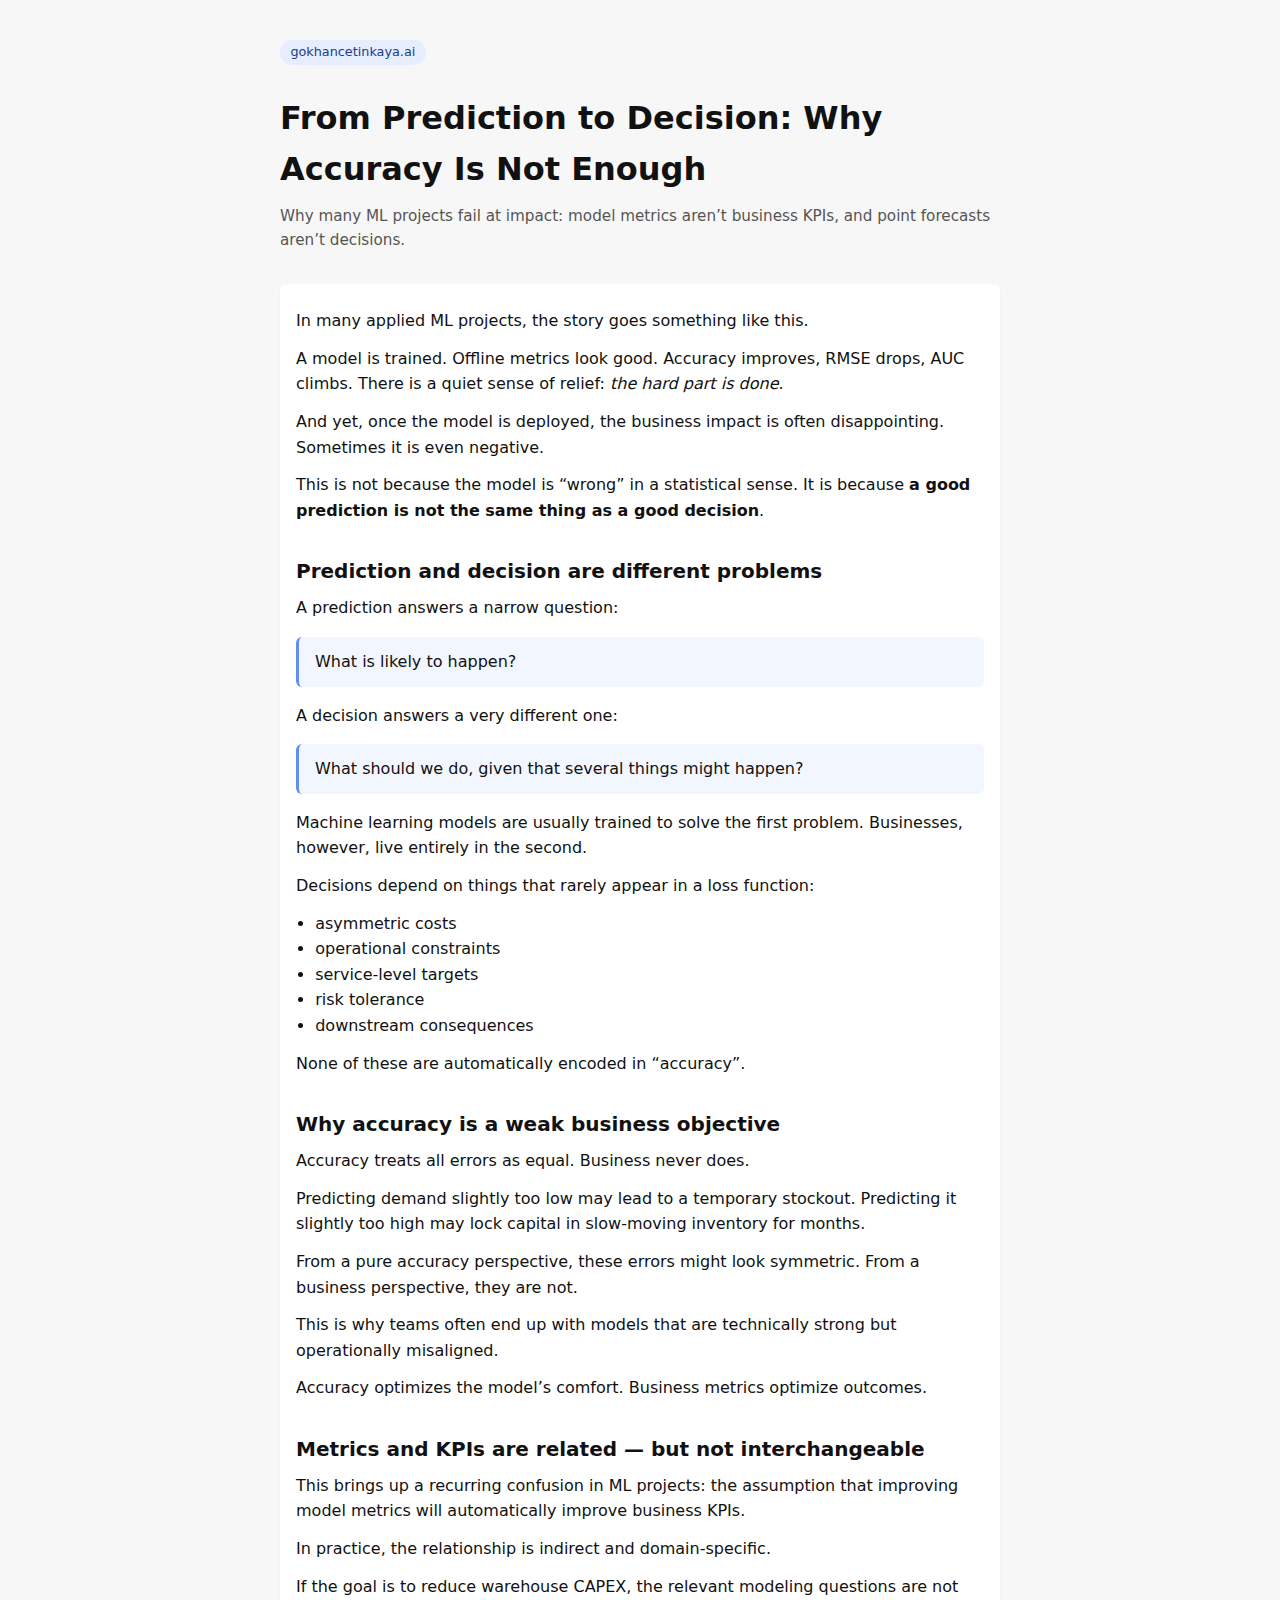
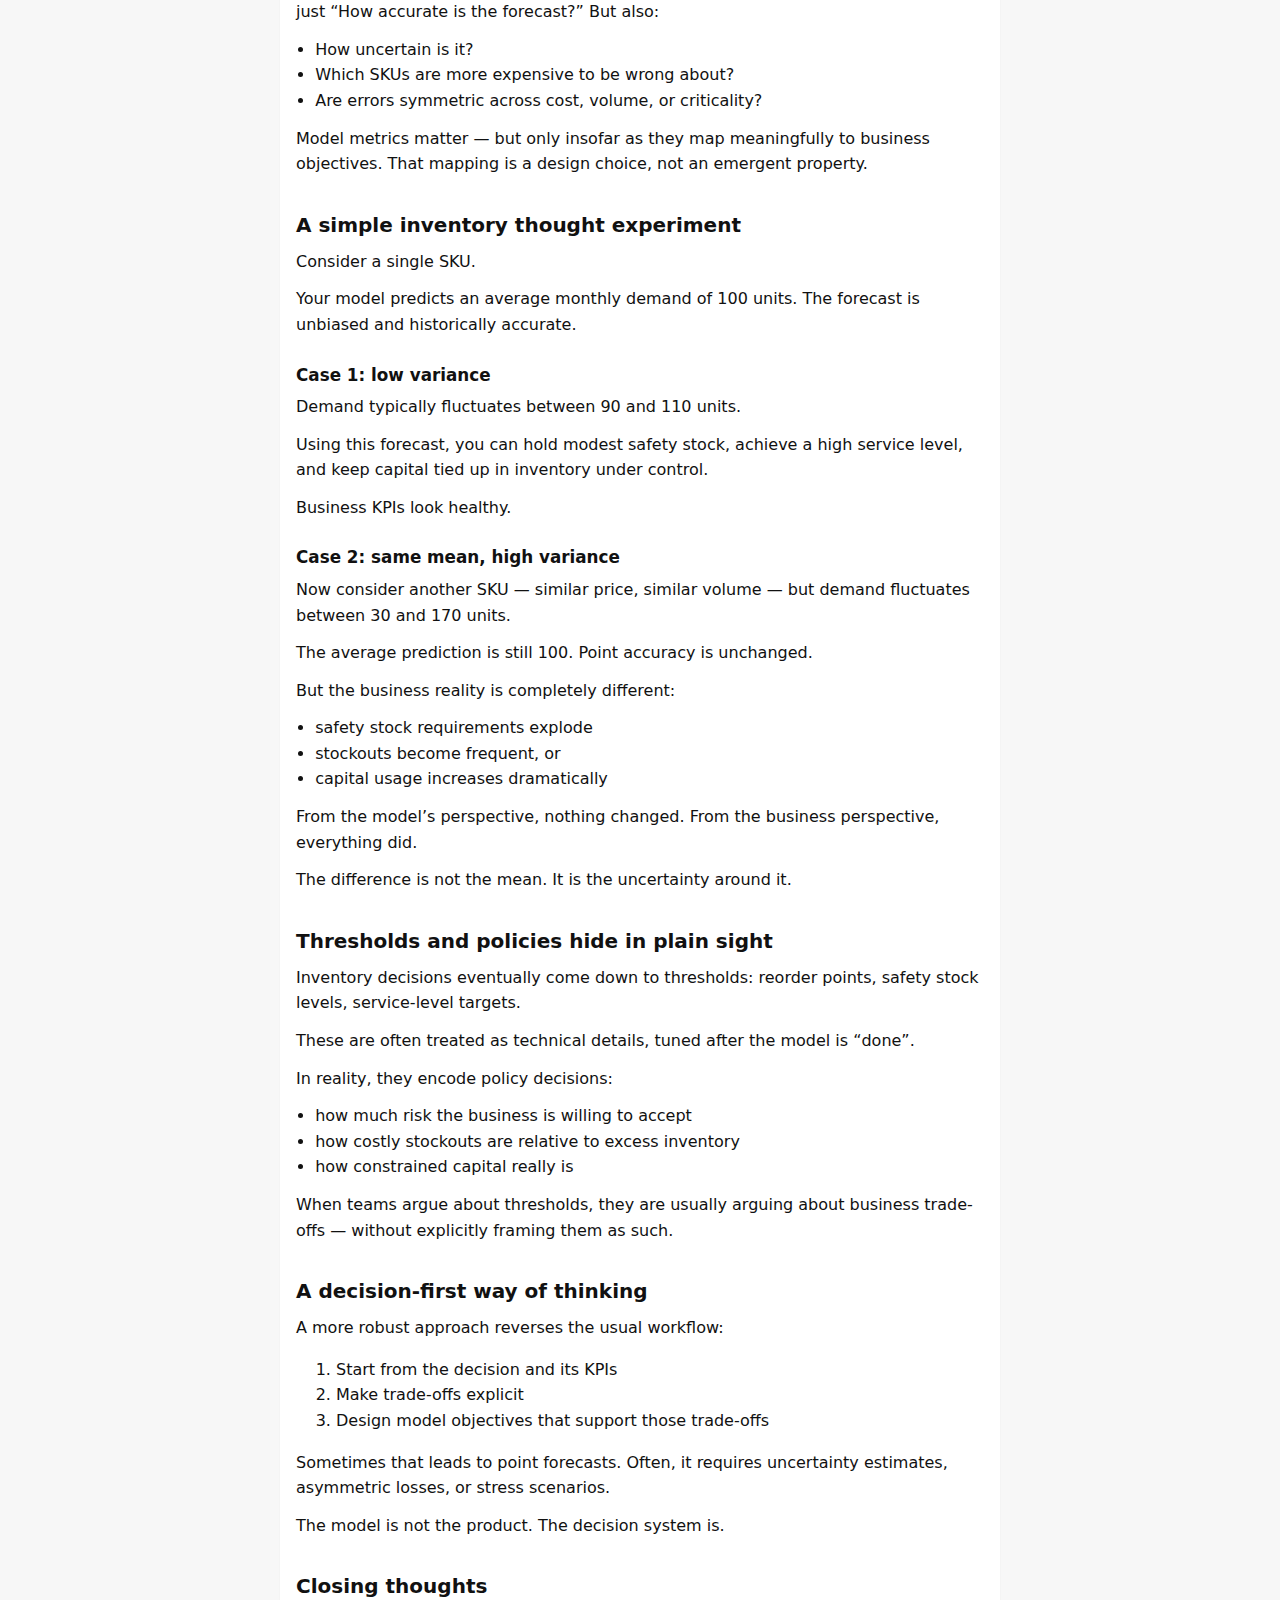
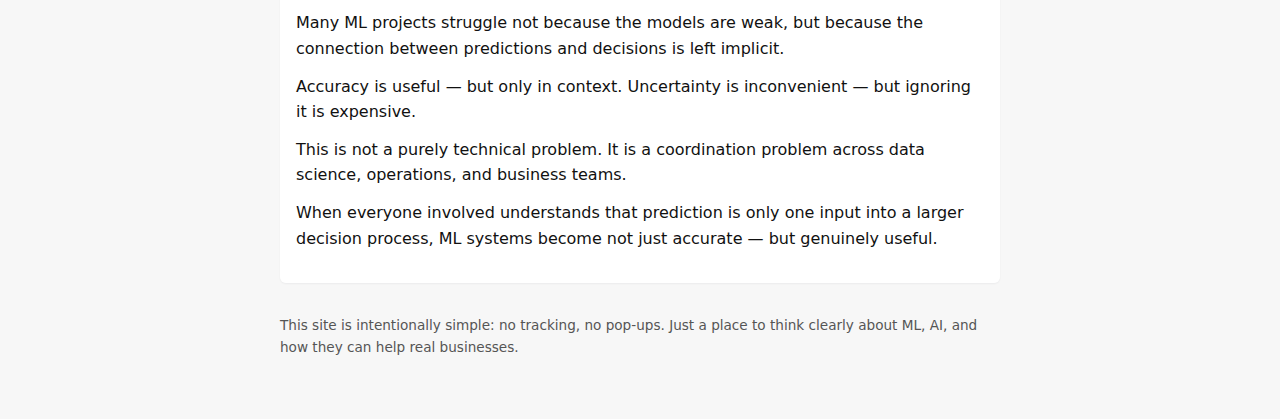
<file: post-prediction-to-decision.html>
<!DOCTYPE html>
<html lang="en">
<head>
  <meta charset="UTF-8" />
  <title>From Prediction to Decision: Why Accuracy Is Not Enough — Gökhan Çetinkaya</title>
  <meta name="viewport" content="width=device-width, initial-scale=1" />
  <meta name="description" content="Why many ML projects fail at impact: model metrics aren’t business KPIs, and point forecasts aren’t decisions." />
  <link rel="stylesheet" href="styles.css" />
</head>
<body>
  <main>
    <header>
      <div class="topnav">
        <a href="index.html" class="pill">gokhancetinkaya.ai</a>
      </div>
      <h1>From Prediction to Decision: Why Accuracy Is Not Enough</h1>
      <p class="meta">Why many ML projects fail at impact: model metrics aren’t business KPIs, and point forecasts aren’t decisions.</p>
    </header>

    <section class="section">
      <article>
        <p>In many applied ML projects, the story goes something like this.</p>
        <p>A model is trained. Offline metrics look good. Accuracy improves, RMSE drops, AUC climbs. There is a quiet sense of relief: <em>the hard part is done</em>.</p>
        <p>And yet, once the model is deployed, the business impact is often disappointing. Sometimes it is even negative.</p>
        <p>This is not because the model is “wrong” in a statistical sense. It is because <strong>a good prediction is not the same thing as a good decision</strong>.</p>
        <h2>Prediction and decision are different problems</h2>
        <p>A prediction answers a narrow question:</p>
        <blockquote>What is likely to happen?</blockquote>
        <p>A decision answers a very different one:</p>
        <blockquote>What should we do, given that several things might happen?</blockquote>
        <p>Machine learning models are usually trained to solve the first problem. Businesses, however, live entirely in the second.</p>
        <p>Decisions depend on things that rarely appear in a loss function:</p>
        <ul>
          <li>asymmetric costs</li>
          <li>operational constraints</li>
          <li>service-level targets</li>
          <li>risk tolerance</li>
          <li>downstream consequences</li>
        </ul>
        <p>None of these are automatically encoded in “accuracy”.</p>
        <h2>Why accuracy is a weak business objective</h2>
        <p>Accuracy treats all errors as equal. Business never does.</p>
        <p>Predicting demand slightly too low may lead to a temporary stockout. Predicting it slightly too high may lock capital in slow-moving inventory for months.</p>
        <p>From a pure accuracy perspective, these errors might look symmetric. From a business perspective, they are not.</p>
        <p>This is why teams often end up with models that are technically strong but operationally misaligned.</p>
        <p>Accuracy optimizes the model’s comfort. Business metrics optimize outcomes.</p>
        <h2>Metrics and KPIs are related — but not interchangeable</h2>
        <p>This brings up a recurring confusion in ML projects: the assumption that improving model metrics will automatically improve business KPIs.</p>
        <p>In practice, the relationship is indirect and domain-specific.</p>
        <p>If the goal is to reduce warehouse CAPEX, the relevant modeling questions are not just “How accurate is the forecast?” But also:</p>
        <ul>
          <li>How uncertain is it?</li>
          <li>Which SKUs are more expensive to be wrong about?</li>
          <li>Are errors symmetric across cost, volume, or criticality?</li>
        </ul>
        <p>Model metrics matter — but only insofar as they map meaningfully to business objectives. That mapping is a design choice, not an emergent property.</p>
        <h2>A simple inventory thought experiment</h2>
        <p>Consider a single SKU.</p>
        <p>Your model predicts an average monthly demand of 100 units. The forecast is unbiased and historically accurate.</p>
        <h3>Case 1: low variance</h3>
        <p>Demand typically fluctuates between 90 and 110 units.</p>
        <p>Using this forecast, you can hold modest safety stock, achieve a high service level, and keep capital tied up in inventory under control.</p>
        <p>Business KPIs look healthy.</p>
        <h3>Case 2: same mean, high variance</h3>
        <p>Now consider another SKU — similar price, similar volume — but demand fluctuates between 30 and 170 units.</p>
        <p>The average prediction is still 100. Point accuracy is unchanged.</p>
        <p>But the business reality is completely different:</p>
        <ul>
          <li>safety stock requirements explode</li>
          <li>stockouts become frequent, or</li>
          <li>capital usage increases dramatically</li>
        </ul>
        <p>From the model’s perspective, nothing changed. From the business perspective, everything did.</p>
        <p>The difference is not the mean. It is the uncertainty around it.</p>
        <h2>Thresholds and policies hide in plain sight</h2>
        <p>Inventory decisions eventually come down to thresholds: reorder points, safety stock levels, service-level targets.</p>
        <p>These are often treated as technical details, tuned after the model is “done”.</p>
        <p>In reality, they encode policy decisions:</p>
        <ul>
          <li>how much risk the business is willing to accept</li>
          <li>how costly stockouts are relative to excess inventory</li>
          <li>how constrained capital really is</li>
        </ul>
        <p>When teams argue about thresholds, they are usually arguing about business trade-offs — without explicitly framing them as such.</p>
        <h2>A decision-first way of thinking</h2>
        <p>A more robust approach reverses the usual workflow:</p>
        <ol>
          <li>Start from the decision and its KPIs</li>
          <li>Make trade-offs explicit</li>
          <li>Design model objectives that support those trade-offs</li>
        </ol>
        <p>Sometimes that leads to point forecasts. Often, it requires uncertainty estimates, asymmetric losses, or stress scenarios.</p>
        <p>The model is not the product. The decision system is.</p>
        <h2>Closing thoughts</h2>
        <p>Many ML projects struggle not because the models are weak, but because the connection between predictions and decisions is left implicit.</p>
        <p>Accuracy is useful — but only in context. Uncertainty is inconvenient — but ignoring it is expensive.</p>
        <p>This is not a purely technical problem. It is a coordination problem across data science, operations, and business teams.</p>
        <p>When everyone involved understands that prediction is only one input into a larger decision process, ML systems become not just accurate — but genuinely useful.</p>

      </article>
    </section>

    <footer>
      <p>
        This site is intentionally simple: no tracking, no pop-ups. Just a place to think clearly about ML, AI, and how they can help real businesses.
      </p>
    </footer>
  </main>
</body>
</html>
</file>
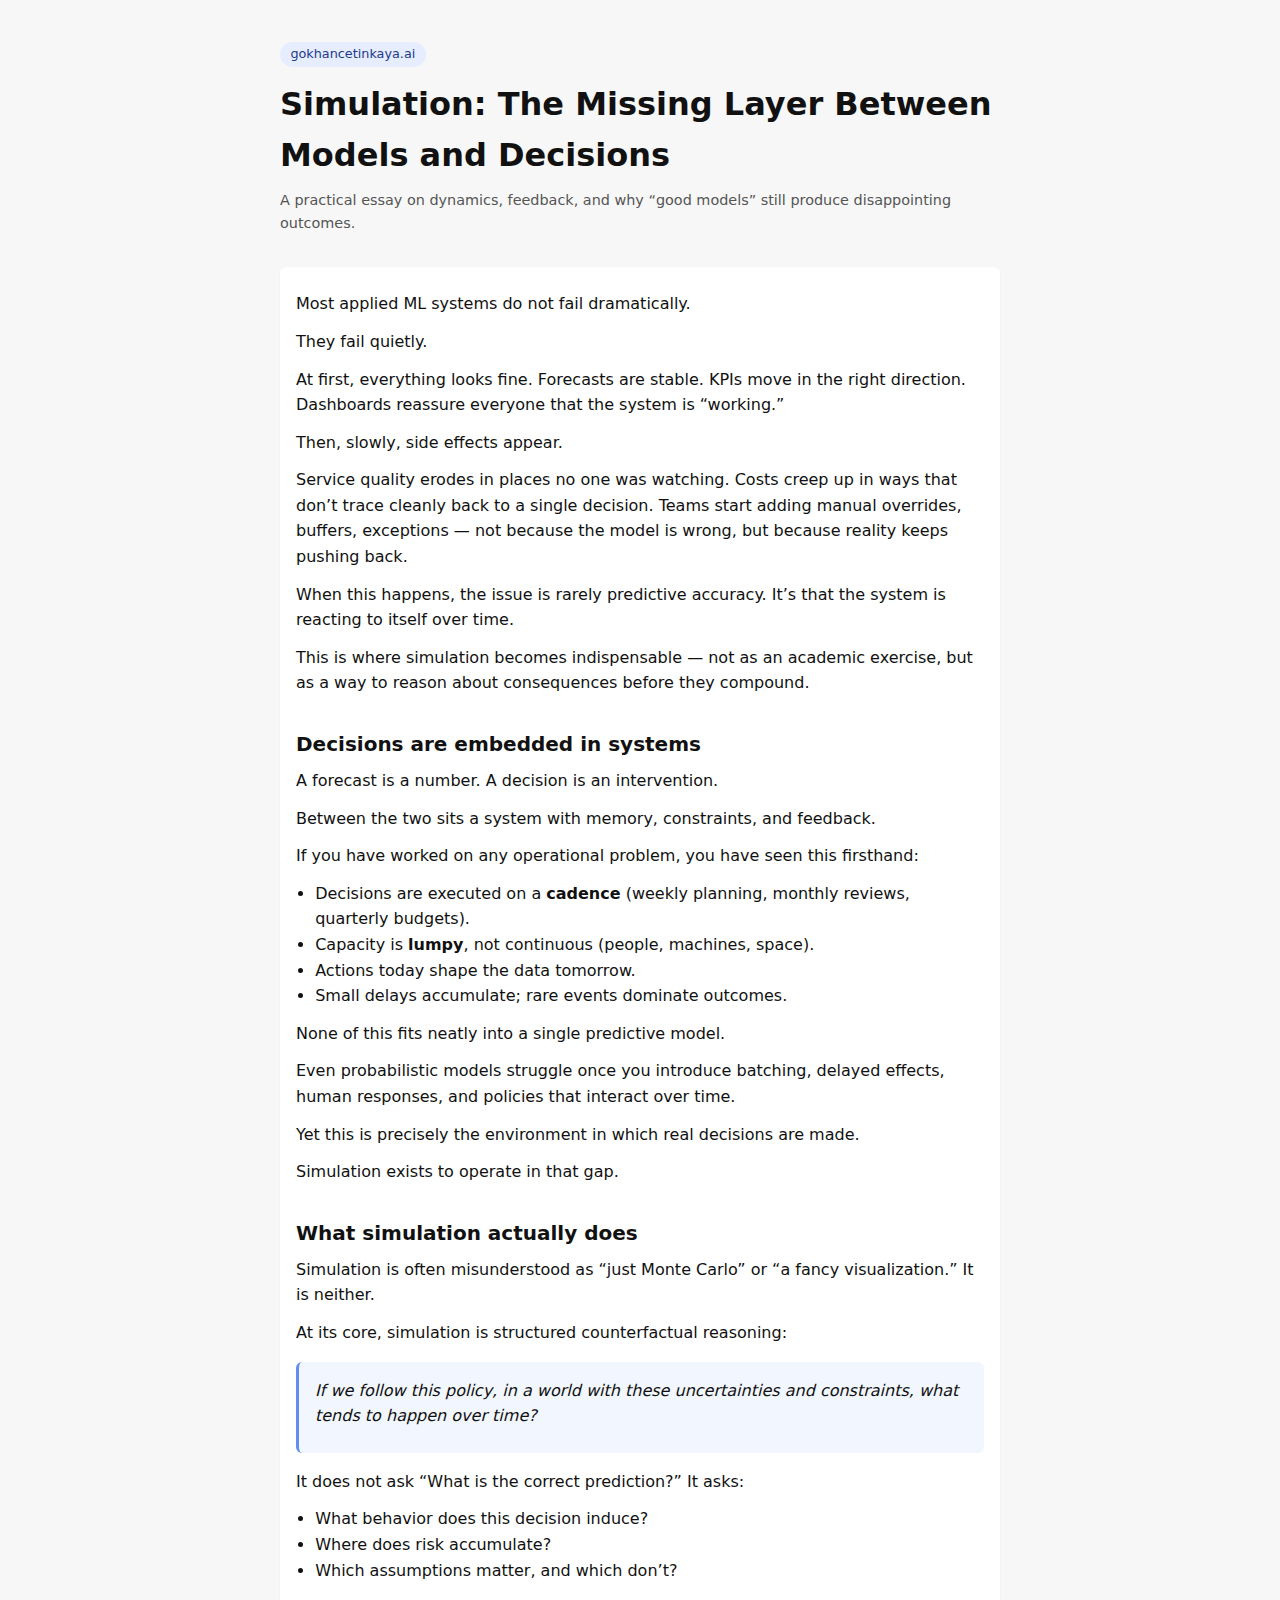
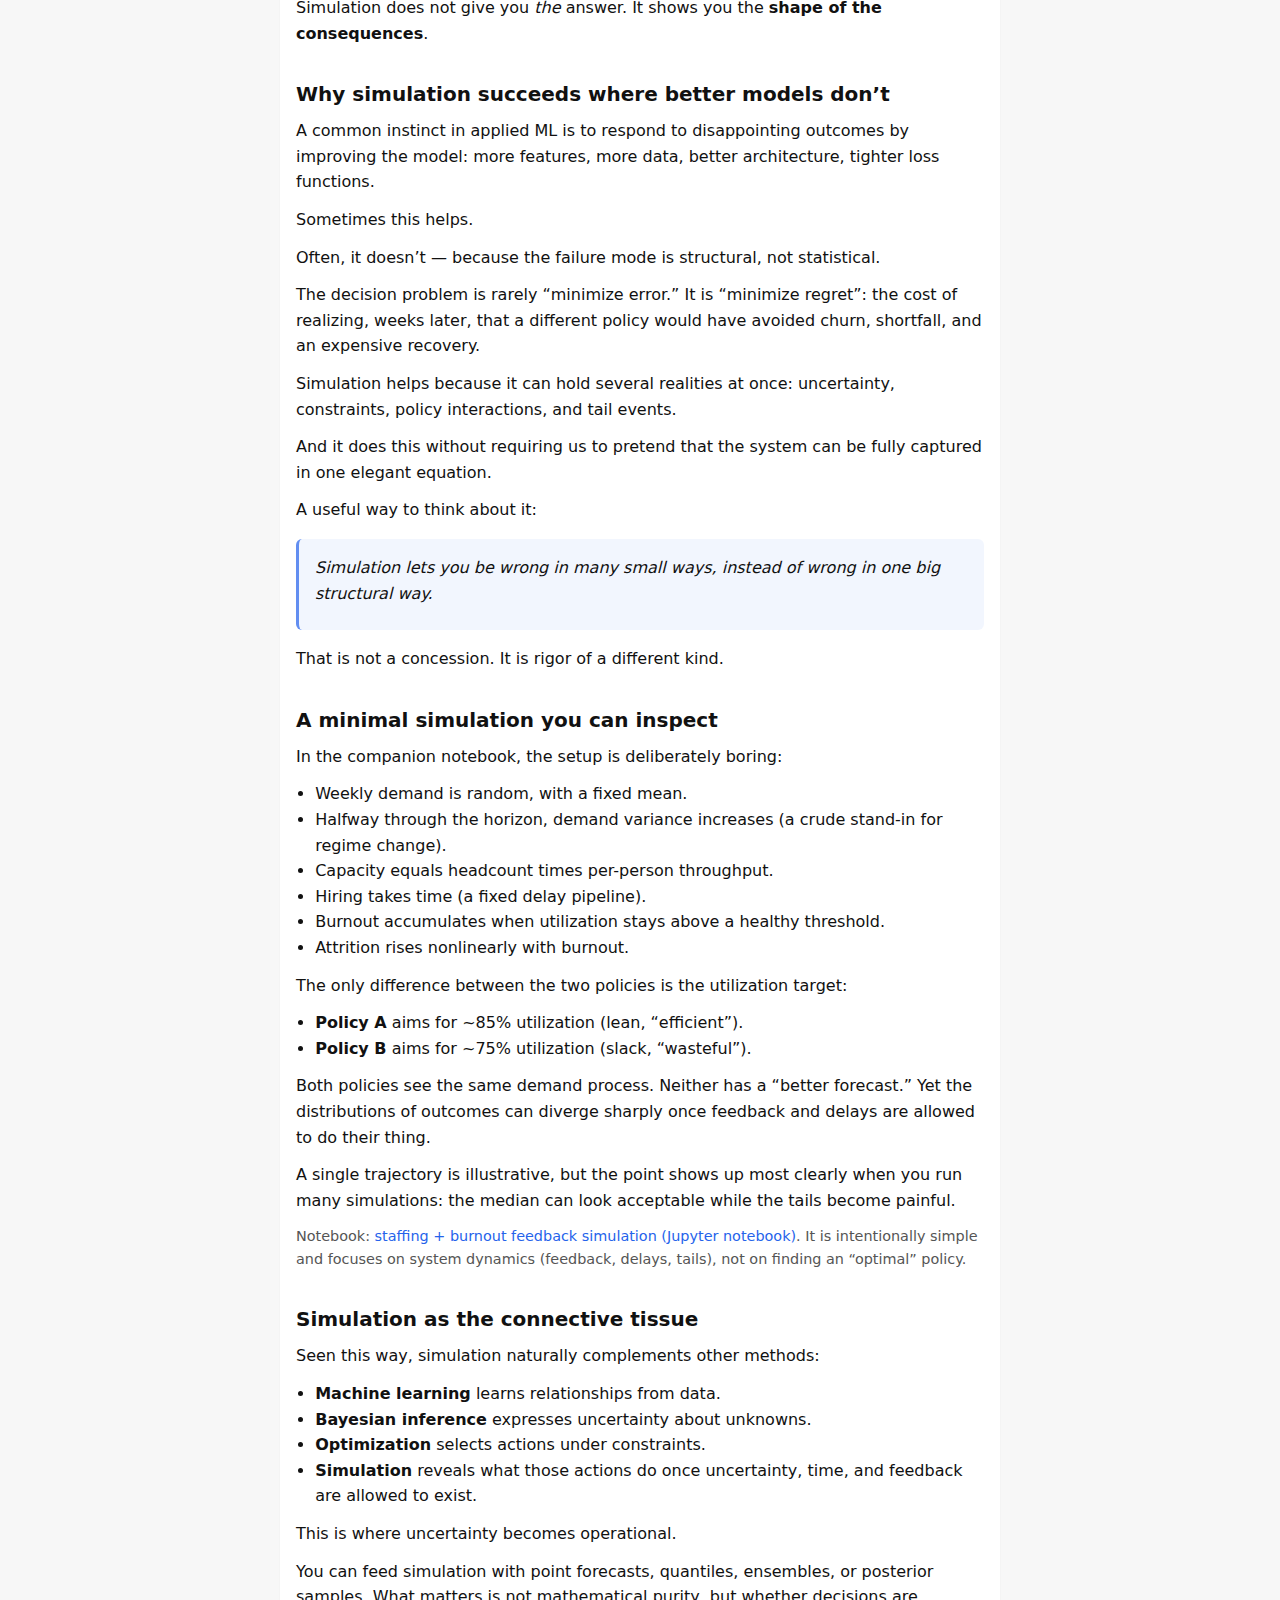
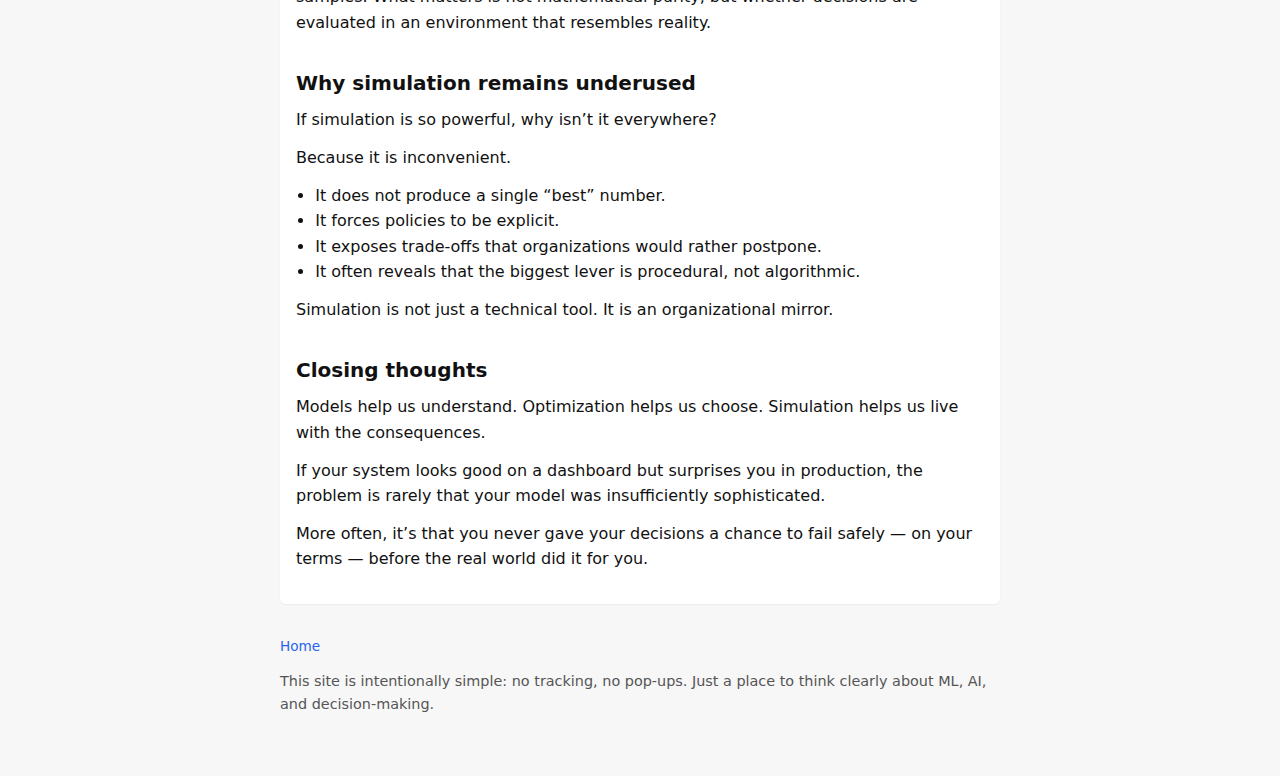
<file: post-simulation-the-missing-layer-between-models-and-decisions.html>
<!DOCTYPE html>
<html lang="en">
<head>
  <meta charset="UTF-8" />
  <title>Simulation: The Missing Layer Between Models and Decisions — Gökhan Çetinkaya</title>
  <meta name="viewport" content="width=device-width, initial-scale=1" />
  <meta name="description" content="Why simulation is often the missing layer between prediction, inference, and operational decisions: feedback loops, delays, and tail risk become visible only when you run the system over time." />
  <link rel="stylesheet" href="styles.css" />
</head>
<body>
  <main>
    <header>
      <a href="index.html" class="pill">gokhancetinkaya.ai</a>
      <h1>Simulation: The Missing Layer Between Models and Decisions</h1>
      <p class="muted">A practical essay on dynamics, feedback, and why “good models” still produce disappointing outcomes.</p>
    </header>

    <article class="section post">
      <p>
        Most applied ML systems do not fail dramatically.
      </p>

      <p>
        They fail quietly.
      </p>

      <p>
        At first, everything looks fine. Forecasts are stable. KPIs move in the right direction. Dashboards reassure everyone that the system is “working.”
      </p>

      <p>
        Then, slowly, side effects appear.
      </p>

      <p>
        Service quality erodes in places no one was watching. Costs creep up in ways that don’t trace cleanly back to a single decision. Teams start adding manual overrides, buffers, exceptions — not because the model is wrong, but because reality keeps pushing back.
      </p>

      <p>
        When this happens, the issue is rarely predictive accuracy. It’s that the system is reacting to itself over time.
      </p>

      <p>
        This is where simulation becomes indispensable — not as an academic exercise, but as a way to reason about consequences before they compound.
      </p>

      <h2>Decisions are embedded in systems</h2>

      <p>
        A forecast is a number. A decision is an intervention.
      </p>

      <p>
        Between the two sits a system with memory, constraints, and feedback.
      </p>

      <p>
        If you have worked on any operational problem, you have seen this firsthand:
      </p>

      <ul>
        <li>Decisions are executed on a <strong>cadence</strong> (weekly planning, monthly reviews, quarterly budgets).</li>
        <li>Capacity is <strong>lumpy</strong>, not continuous (people, machines, space).</li>
        <li>Actions today shape the data tomorrow.</li>
        <li>Small delays accumulate; rare events dominate outcomes.</li>
      </ul>

      <p>
        None of this fits neatly into a single predictive model.
      </p>

      <p>
        Even probabilistic models struggle once you introduce batching, delayed effects, human responses, and policies that interact over time.
      </p>

      <p>
        Yet this is precisely the environment in which real decisions are made.
      </p>

      <p>
        Simulation exists to operate in that gap.
      </p>

      <h2>What simulation actually does</h2>

      <p>
        Simulation is often misunderstood as “just Monte Carlo” or “a fancy visualization.” It is neither.
      </p>

      <p>
        At its core, simulation is structured counterfactual reasoning:
      </p>

      <blockquote>
        <p><em>If we follow this policy, in a world with these uncertainties and constraints, what tends to happen over time?</em></p>
      </blockquote>

      <p>
        It does not ask “What is the correct prediction?” It asks:
      </p>

      <ul>
        <li>What behavior does this decision induce?</li>
        <li>Where does risk accumulate?</li>
        <li>Which assumptions matter, and which don’t?</li>
      </ul>

      <p>
        Simulation does not give you <em>the</em> answer. It shows you the <strong>shape of the consequences</strong>.
      </p>

      <h2>Why simulation succeeds where better models don’t</h2>

      <p>
        A common instinct in applied ML is to respond to disappointing outcomes by improving the model: more features, more data, better architecture, tighter loss functions.
      </p>

      <p>
        Sometimes this helps.
      </p>

      <p>
        Often, it doesn’t — because the failure mode is structural, not statistical.
      </p>

      <p>
        The decision problem is rarely “minimize error.” It is “minimize regret”: the cost of realizing, weeks later, that a different policy would have avoided churn, shortfall, and an expensive recovery.
      </p>

      <p>
        Simulation helps because it can hold several realities at once: uncertainty, constraints, policy interactions, and tail events.
      </p>

      <p>
        And it does this without requiring us to pretend that the system can be fully captured in one elegant equation.
      </p>

      <p>
        A useful way to think about it:
      </p>

      <blockquote>
        <p><em>Simulation lets you be wrong in many small ways, instead of wrong in one big structural way.</em></p>
      </blockquote>

      <p>
        That is not a concession. It is rigor of a different kind.
      </p>

      <h2>A minimal simulation you can inspect</h2>

      <p>
        In the companion notebook, the setup is deliberately boring:
      </p>

      <ul>
        <li>Weekly demand is random, with a fixed mean.</li>
        <li>Halfway through the horizon, demand variance increases (a crude stand-in for regime change).</li>
        <li>Capacity equals headcount times per-person throughput.</li>
        <li>Hiring takes time (a fixed delay pipeline).</li>
        <li>Burnout accumulates when utilization stays above a healthy threshold.</li>
        <li>Attrition rises nonlinearly with burnout.</li>
      </ul>

      <p>
        The only difference between the two policies is the utilization target:
      </p>

      <ul>
        <li><strong>Policy A</strong> aims for ~85% utilization (lean, “efficient”).</li>
        <li><strong>Policy B</strong> aims for ~75% utilization (slack, “wasteful”).</li>
      </ul>

      <p>
        Both policies see the same demand process. Neither has a “better forecast.”
        Yet the distributions of outcomes can diverge sharply once feedback and delays are allowed to do their thing.
      </p>

      <p>
        A single trajectory is illustrative, but the point shows up most clearly when you run many simulations:
        the median can look acceptable while the tails become painful.
      </p>

      <p class="muted">
        Notebook:
        <a href="https://github.com/gcetinkaya/gokhancetinkaya.ai/blob/main/examples/staffing_burnout_sim/examples_post4_staffing_burnout_sim.ipynb" target="_blank" rel="noopener">
          staffing + burnout feedback simulation (Jupyter notebook)</a>.
        It is intentionally simple and focuses on system dynamics (feedback, delays, tails), not on finding an “optimal” policy.
      </p>

      <h2>Simulation as the connective tissue</h2>

      <p>
        Seen this way, simulation naturally complements other methods:
      </p>

      <ul>
        <li><strong>Machine learning</strong> learns relationships from data.</li>
        <li><strong>Bayesian inference</strong> expresses uncertainty about unknowns.</li>
        <li><strong>Optimization</strong> selects actions under constraints.</li>
        <li><strong>Simulation</strong> reveals what those actions do once uncertainty, time, and feedback are allowed to exist.</li>
      </ul>

      <p>
        This is where uncertainty becomes operational.
      </p>

      <p>
        You can feed simulation with point forecasts, quantiles, ensembles, or posterior samples.
        What matters is not mathematical purity, but whether decisions are evaluated in an environment that resembles reality.
      </p>

      <h2>Why simulation remains underused</h2>

      <p>
        If simulation is so powerful, why isn’t it everywhere?
      </p>

      <p>
        Because it is inconvenient.
      </p>

      <ul>
        <li>It does not produce a single “best” number.</li>
        <li>It forces policies to be explicit.</li>
        <li>It exposes trade-offs that organizations would rather postpone.</li>
        <li>It often reveals that the biggest lever is procedural, not algorithmic.</li>
      </ul>

      <p>
        Simulation is not just a technical tool. It is an organizational mirror.
      </p>

      <h2>Closing thoughts</h2>

      <p>
        Models help us understand. Optimization helps us choose. Simulation helps us live with the consequences.
      </p>

      <p>
        If your system looks good on a dashboard but surprises you in production, the problem is rarely that your model was insufficiently sophisticated.
      </p>

      <p>
        More often, it’s that you never gave your decisions a chance to fail safely — on your terms — before the real world did it for you.
      </p>
    </article>

    <footer>
      <p><a href="index.html">Home</a></p>
      <p class="muted">
        This site is intentionally simple: no tracking, no pop-ups.
        Just a place to think clearly about ML, AI, and decision-making.
      </p>
    </footer>
  </main>
</body>
</html>
</file>
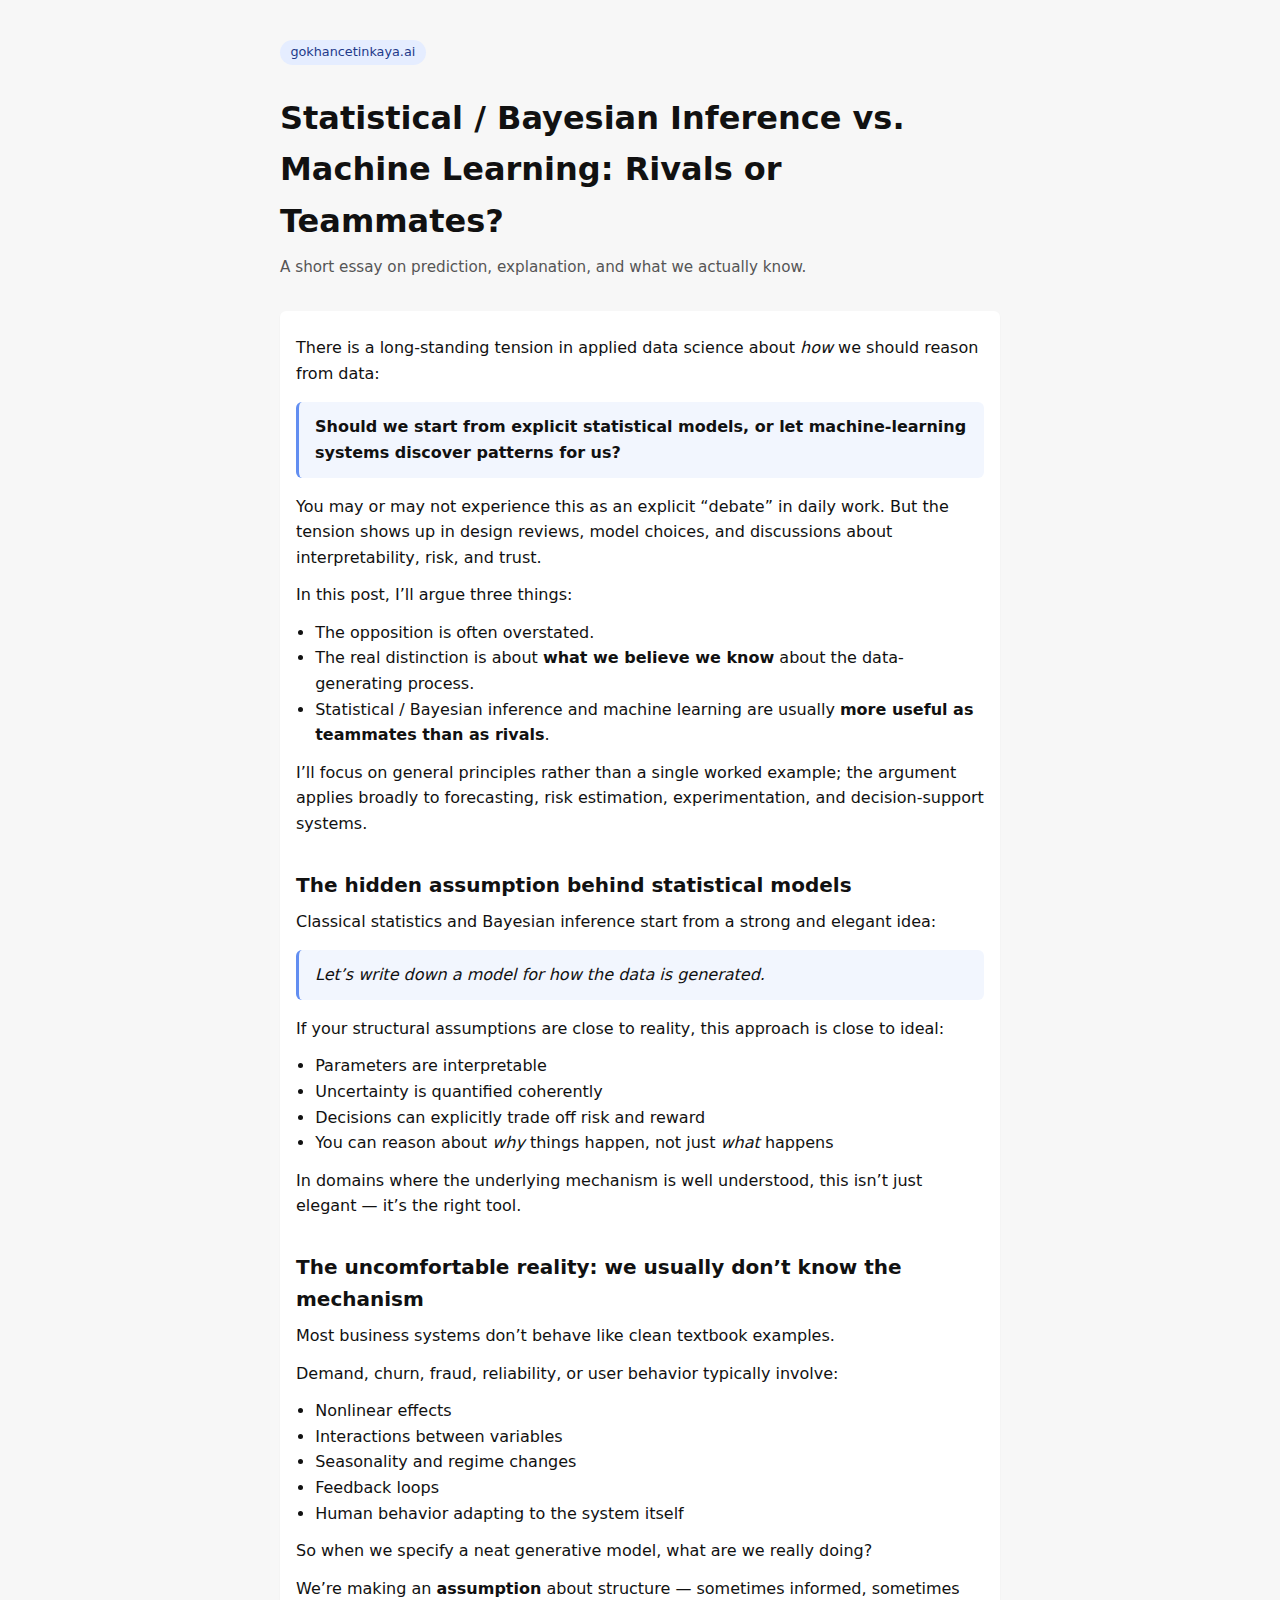
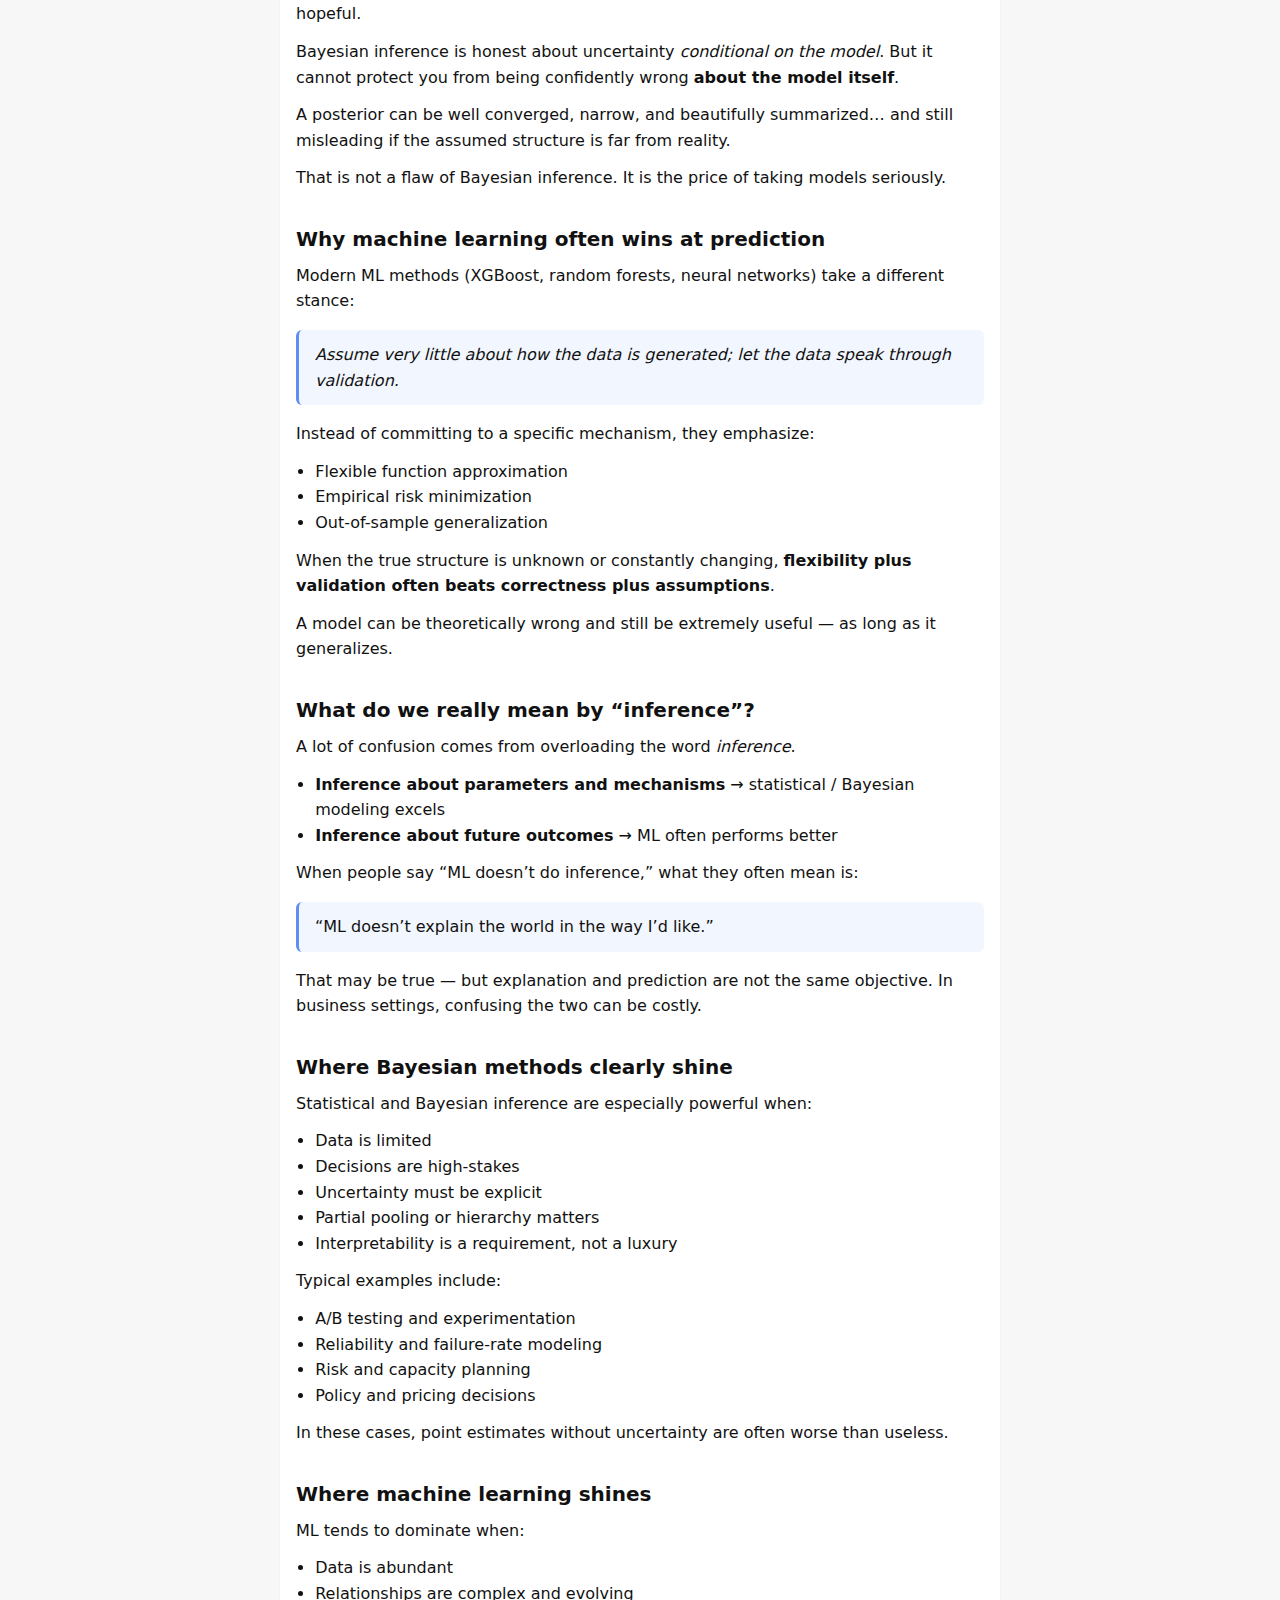
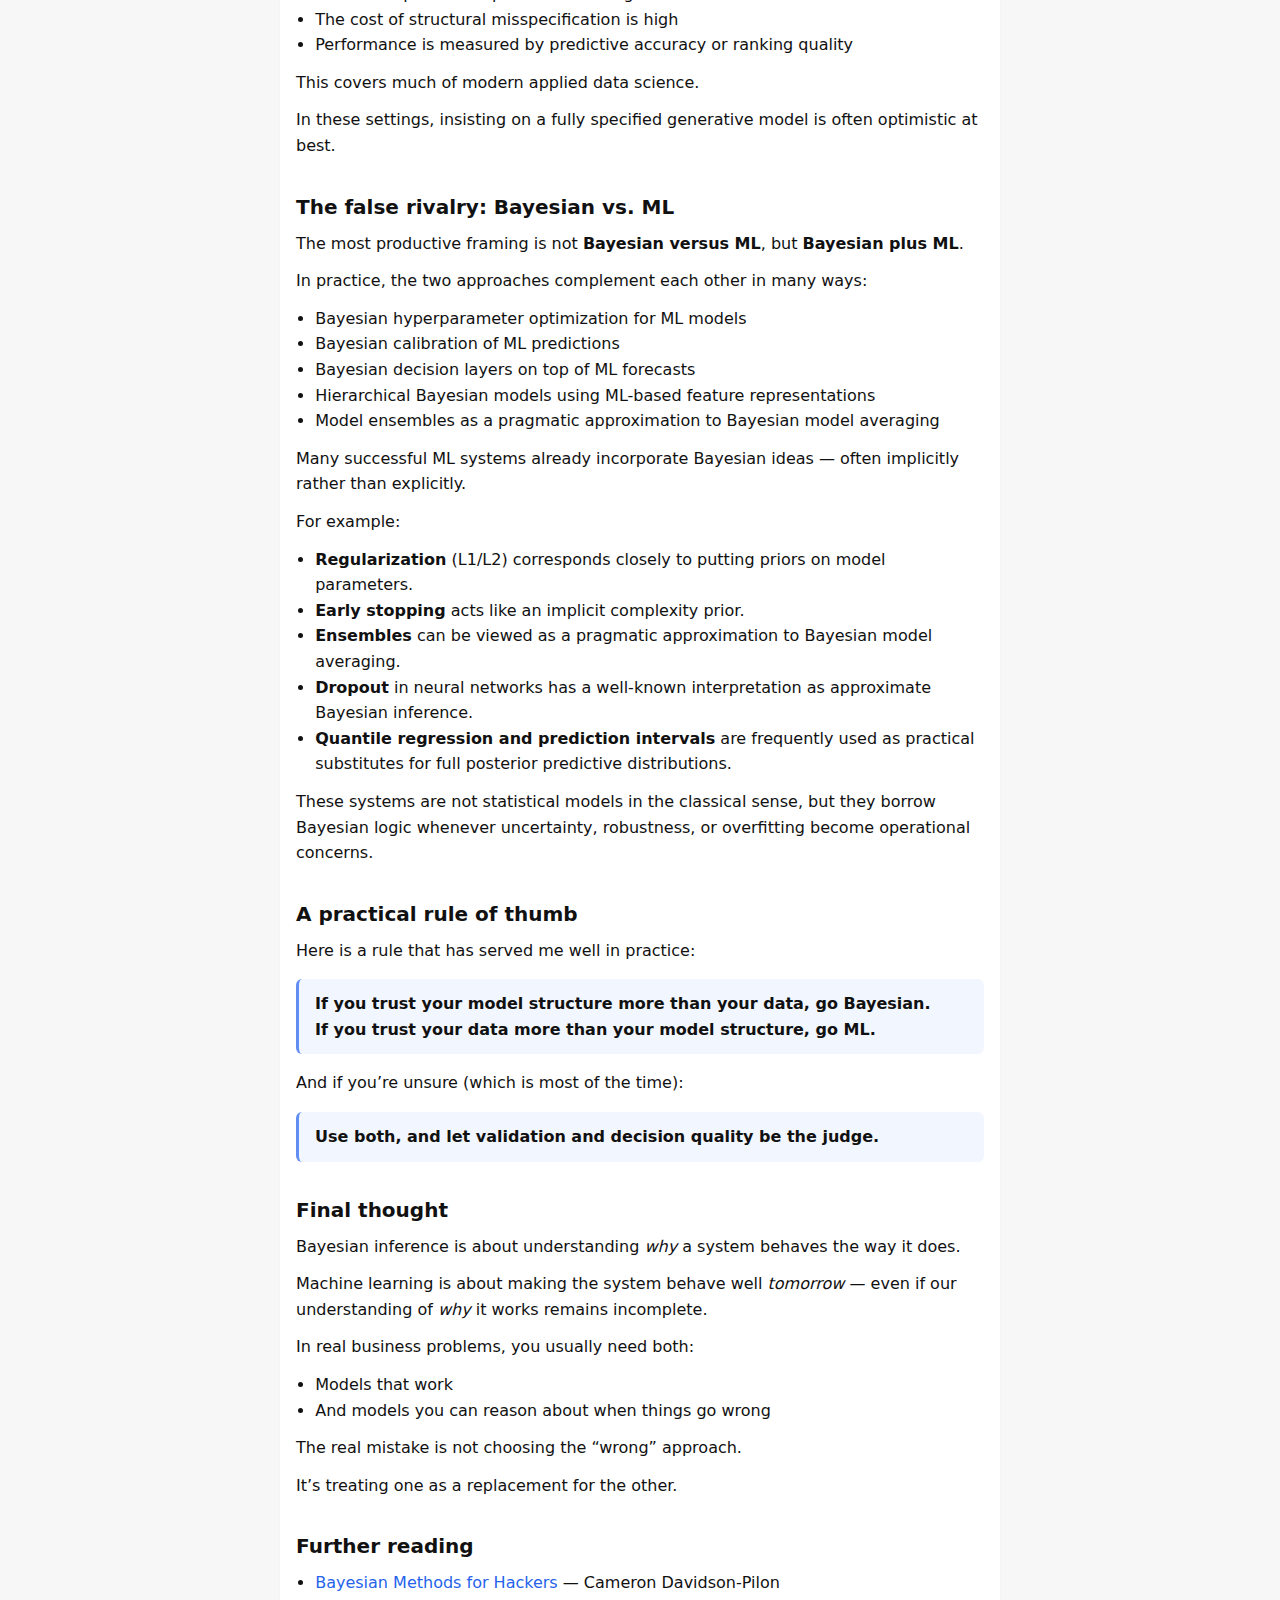
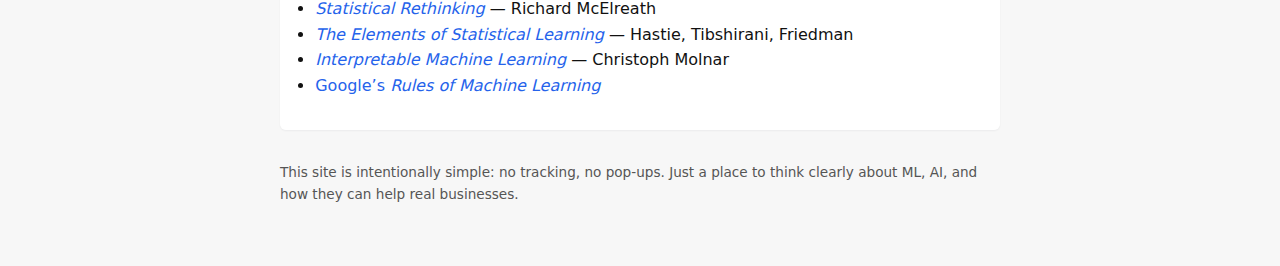
<file: post-stat-bayes-vs-ml.html>
<!DOCTYPE html>
<html lang="en">
<head>
  <meta charset="UTF-8" />
  <title>Statistical / Bayesian Inference vs. Machine Learning: Rivals or Teammates? — Gökhan Çetinkaya</title>
  <meta name="viewport" content="width=device-width, initial-scale=1" />
  <meta name="description" content="A practitioner’s take on when statistical/Bayesian modeling beats ML, when ML beats modeling, and why they’re better as teammates." />
  <link rel="stylesheet" href="styles.css" />
</head>
<body>
  <main>
    <header>
      <div class="topnav">
        <a href="index.html" class="pill">gokhancetinkaya.ai</a>
      </div>

      <h1>Statistical / Bayesian Inference vs. Machine Learning: Rivals or Teammates?</h1>
      <p class="meta">
        A short essay on prediction, explanation, and what we actually know.
      </p>
    </header>

    <section class="section">
      <article>
        <p>There is a long-standing tension in applied data science about <em>how</em> we should reason from data:</p>
<blockquote><strong>Should we start from explicit statistical models, or let machine-learning systems discover patterns for us?</strong></blockquote>
<p>You may or may not experience this as an explicit “debate” in daily work. But the tension shows up in design reviews, model choices, and discussions about interpretability, risk, and trust.</p>
<p>In this post, I’ll argue three things:</p>
<ul><li>The opposition is often overstated.</li><li>The real distinction is about <strong>what we believe we know</strong> about the data-generating process.</li><li>Statistical / Bayesian inference and machine learning are usually <strong>more useful as teammates than as rivals</strong>.</li></ul>
<p>I’ll focus on general principles rather than a single worked example; the argument applies broadly to forecasting, risk estimation, experimentation, and decision-support systems.</p>
        <h2>The hidden assumption behind statistical models</h2>
<p>Classical statistics and Bayesian inference start from a strong and elegant idea:</p>
<blockquote><em>Let’s write down a model for how the data is generated.</em></blockquote>
<p>If your structural assumptions are close to reality, this approach is close to ideal:</p>
<ul><li>Parameters are interpretable</li><li>Uncertainty is quantified coherently</li><li>Decisions can explicitly trade off risk and reward</li><li>You can reason about <em>why</em> things happen, not just <em>what</em> happens</li></ul>
<p>In domains where the underlying mechanism is well understood, this isn’t just elegant — it’s the right tool.</p>
<h2>The uncomfortable reality: we usually don’t know the mechanism</h2>
<p>Most business systems don’t behave like clean textbook examples.</p>
<p>Demand, churn, fraud, reliability, or user behavior typically involve:</p>
<ul><li>Nonlinear effects</li><li>Interactions between variables</li><li>Seasonality and regime changes</li><li>Feedback loops</li><li>Human behavior adapting to the system itself</li></ul>
<p>So when we specify a neat generative model, what are we really doing?</p>
<p>We’re making an <strong>assumption</strong> about structure — sometimes informed, sometimes hopeful.</p>
<p>Bayesian inference is honest about uncertainty <em>conditional on the model</em>. But it cannot protect you from being confidently wrong <strong>about the model itself</strong>.</p>
<p>A posterior can be well converged, narrow, and beautifully summarized… and still misleading if the assumed structure is far from reality.</p>
<p>That is not a flaw of Bayesian inference. It is the price of taking models seriously.</p>
<h2>Why machine learning often wins at prediction</h2>
<p>Modern ML methods (XGBoost, random forests, neural networks) take a different stance:</p>
<blockquote><em>Assume very little about how the data is generated; let the data speak through validation.</em></blockquote>
<p>Instead of committing to a specific mechanism, they emphasize:</p>
<ul><li>Flexible function approximation</li><li>Empirical risk minimization</li><li>Out-of-sample generalization</li></ul>
<p>When the true structure is unknown or constantly changing, <strong>flexibility plus validation often beats correctness plus assumptions</strong>.</p>
<p>A model can be theoretically wrong and still be extremely useful — as long as it generalizes.</p>
<h2>What do we really mean by “inference”?</h2>
<p>A lot of confusion comes from overloading the word <em>inference</em>.</p>
<ul><li><strong>Inference about parameters and mechanisms</strong> → statistical / Bayesian modeling excels</li><li><strong>Inference about future outcomes</strong> → ML often performs better</li></ul>
<p>When people say “ML doesn’t do inference,” what they often mean is:</p>
<blockquote>“ML doesn’t explain the world in the way I’d like.”</blockquote>
<p>That may be true — but explanation and prediction are not the same objective. In business settings, confusing the two can be costly.</p>
<h2>Where Bayesian methods clearly shine</h2>
<p>Statistical and Bayesian inference are especially powerful when:</p>
<ul><li>Data is limited</li><li>Decisions are high-stakes</li><li>Uncertainty must be explicit</li><li>Partial pooling or hierarchy matters</li><li>Interpretability is a requirement, not a luxury</li></ul>
<p>Typical examples include:</p>
<ul><li>A/B testing and experimentation</li><li>Reliability and failure-rate modeling</li><li>Risk and capacity planning</li><li>Policy and pricing decisions</li></ul>
<p>In these cases, point estimates without uncertainty are often worse than useless.</p>
<h2>Where machine learning shines</h2>
<p>ML tends to dominate when:</p>
<ul><li>Data is abundant</li><li>Relationships are complex and evolving</li><li>The cost of structural misspecification is high</li><li>Performance is measured by predictive accuracy or ranking quality</li></ul>
<p>This covers much of modern applied data science.</p>
<p>In these settings, insisting on a fully specified generative model is often optimistic at best.</p>
<h2>The false rivalry: Bayesian vs. ML</h2>
<p>The most productive framing is not <strong>Bayesian versus ML</strong>, but <strong>Bayesian plus ML</strong>.</p>
<p>In practice, the two approaches complement each other in many ways:</p>
<ul><li>Bayesian hyperparameter optimization for ML models</li><li>Bayesian calibration of ML predictions</li><li>Bayesian decision layers on top of ML forecasts</li><li>Hierarchical Bayesian models using ML-based feature representations</li><li>Model ensembles as a pragmatic approximation to Bayesian model averaging</li></ul>
<p>Many successful ML systems already incorporate Bayesian ideas — often implicitly rather than explicitly.</p>
<p>For example:</p>
<ul><li><strong>Regularization</strong> (L1/L2) corresponds closely to putting priors on model parameters.</li><li><strong>Early stopping</strong> acts like an implicit complexity prior.</li><li><strong>Ensembles</strong> can be viewed as a pragmatic approximation to Bayesian model averaging.</li><li><strong>Dropout</strong> in neural networks has a well-known interpretation as approximate Bayesian inference.</li><li><strong>Quantile regression and prediction intervals</strong> are frequently used as practical substitutes for full posterior predictive distributions.</li></ul>
<p>These systems are not statistical models in the classical sense, but they borrow Bayesian logic whenever uncertainty, robustness, or overfitting become operational concerns.</p>
<h2>A practical rule of thumb</h2>
<p>Here is a rule that has served me well in practice:</p>
<blockquote><strong>If you trust your model structure more than your data, go Bayesian.</strong>  <br/><strong>If you trust your data more than your model structure, go ML.</strong></blockquote>
<p>And if you’re unsure (which is most of the time):</p>
<blockquote><strong>Use both, and let validation and decision quality be the judge.</strong></blockquote>
<h2>Final thought</h2>
<p>Bayesian inference is about understanding <em>why</em> a system behaves the way it does.</p>
<p>Machine learning is about making the system behave well <em>tomorrow</em> — even if our understanding of <em>why</em> it works remains incomplete.</p>
<p>In real business problems, you usually need both:</p>
<ul><li>Models that work</li><li>And models you can reason about when things go wrong</li></ul>
<p>The real mistake is not choosing the “wrong” approach.</p>
<p>It’s treating one as a replacement for the other.</p>

    <h2>Further reading</h2>

    <ul>
      <li>
        <a href="https://github.com/CamDavidsonPilon/Probabilistic-Programming-and-Bayesian-Methods-for-Hackers"
          target="_blank" rel="noopener">
          Bayesian Methods for Hackers
        </a>
        — Cameron Davidson-Pilon
      </li>

      <li>
        <a href="https://civil.colorado.edu/~balajir/CVEN6833/bayes-resources/RM-StatRethink-Bayes.pdf"
          target="_blank" rel="noopener">
          <em>Statistical Rethinking</em>
        </a>
        — Richard McElreath
      </li>

      <li>
        <a href="https://hastie.su.domains/ElemStatLearn/"
          target="_blank" rel="noopener">
          <em>The Elements of Statistical Learning</em>
        </a>
        — Hastie, Tibshirani, Friedman
      </li>

      <li>
        <a href="https://christophm.github.io/interpretable-ml-book/"
          target="_blank" rel="noopener">
          <em>Interpretable Machine Learning</em>
        </a>
        — Christoph Molnar
      </li>

      <li>
        <a href="https://developers.google.com/machine-learning/guides/rules-of-ml"
          target="_blank" rel="noopener">
          Google’s <em>Rules of Machine Learning</em>
        </a>
      </li>
    </ul>
      </article>
    </section>

    <footer>
      <p>
        This site is intentionally simple: no tracking, no pop-ups. Just a place to think clearly about ML, AI, and how they can help real businesses.
      </p>
    </footer>
  </main>
</body>
</html>
</file>
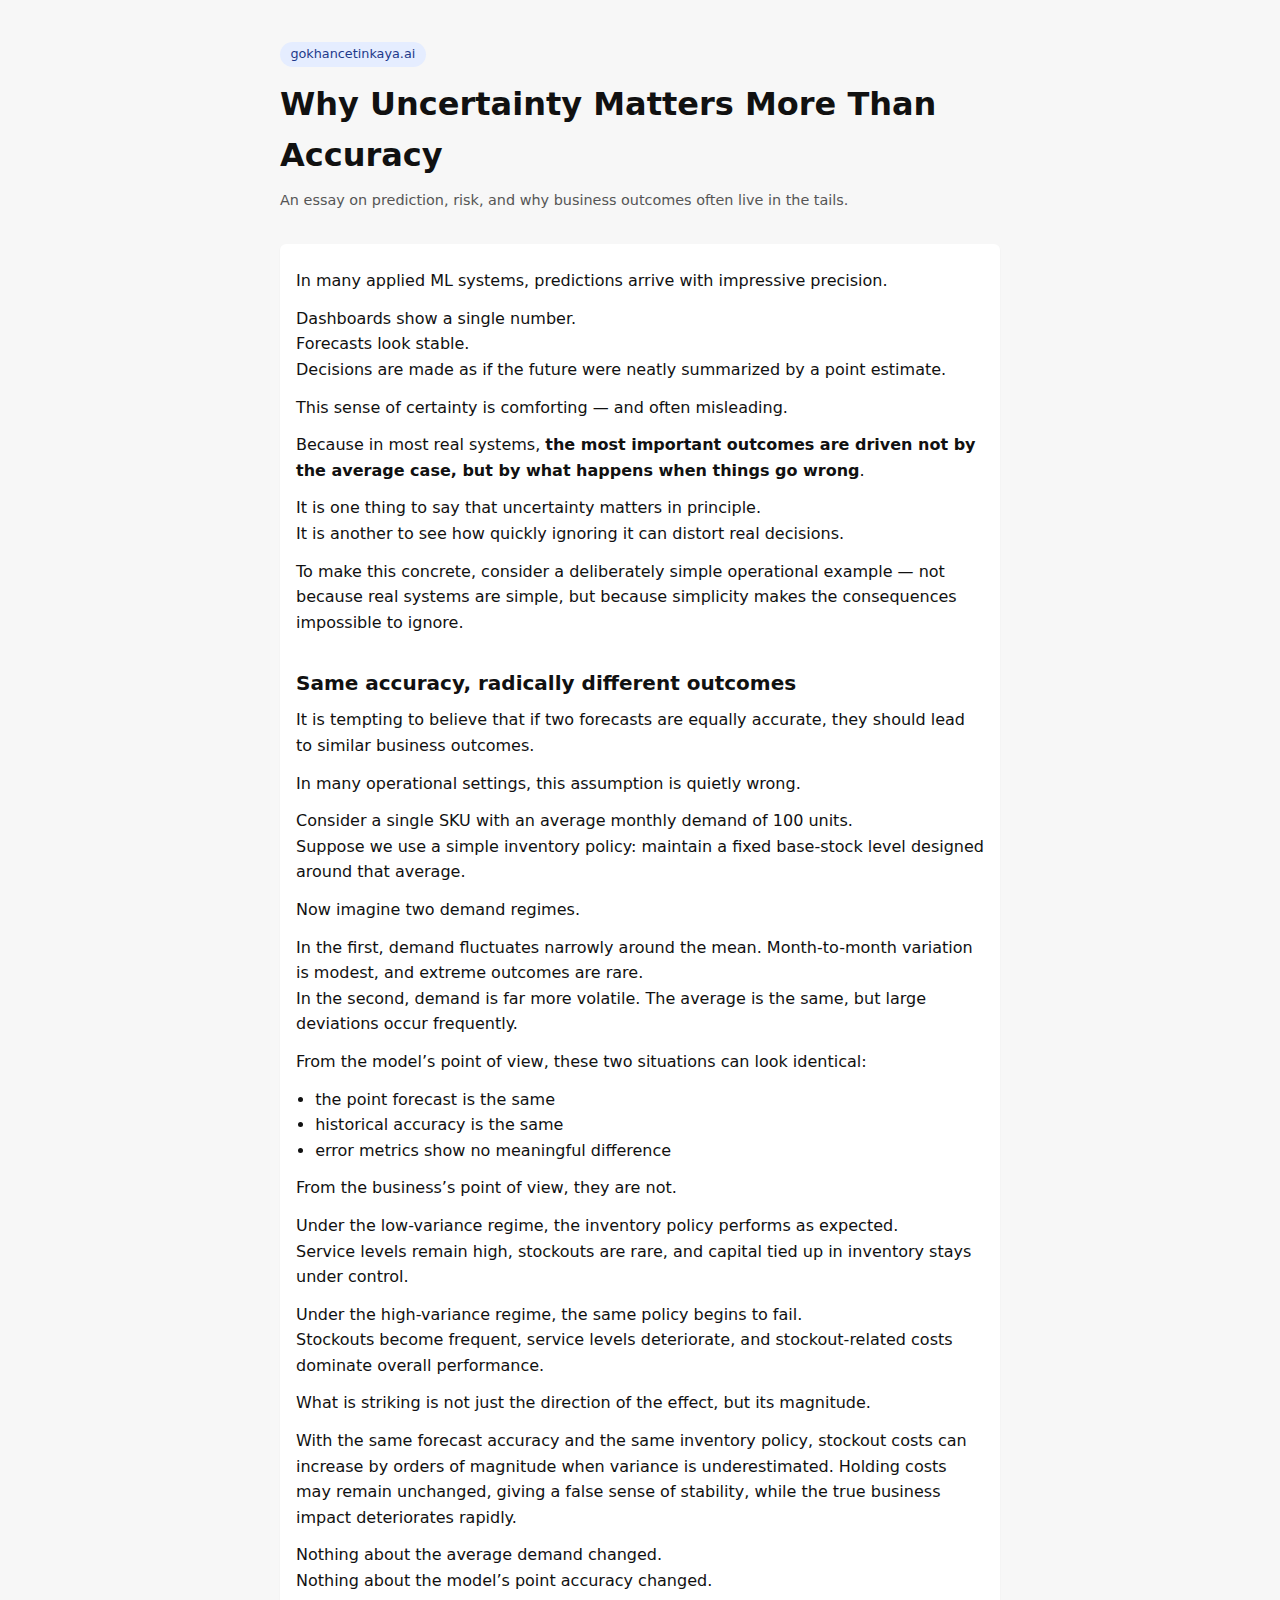
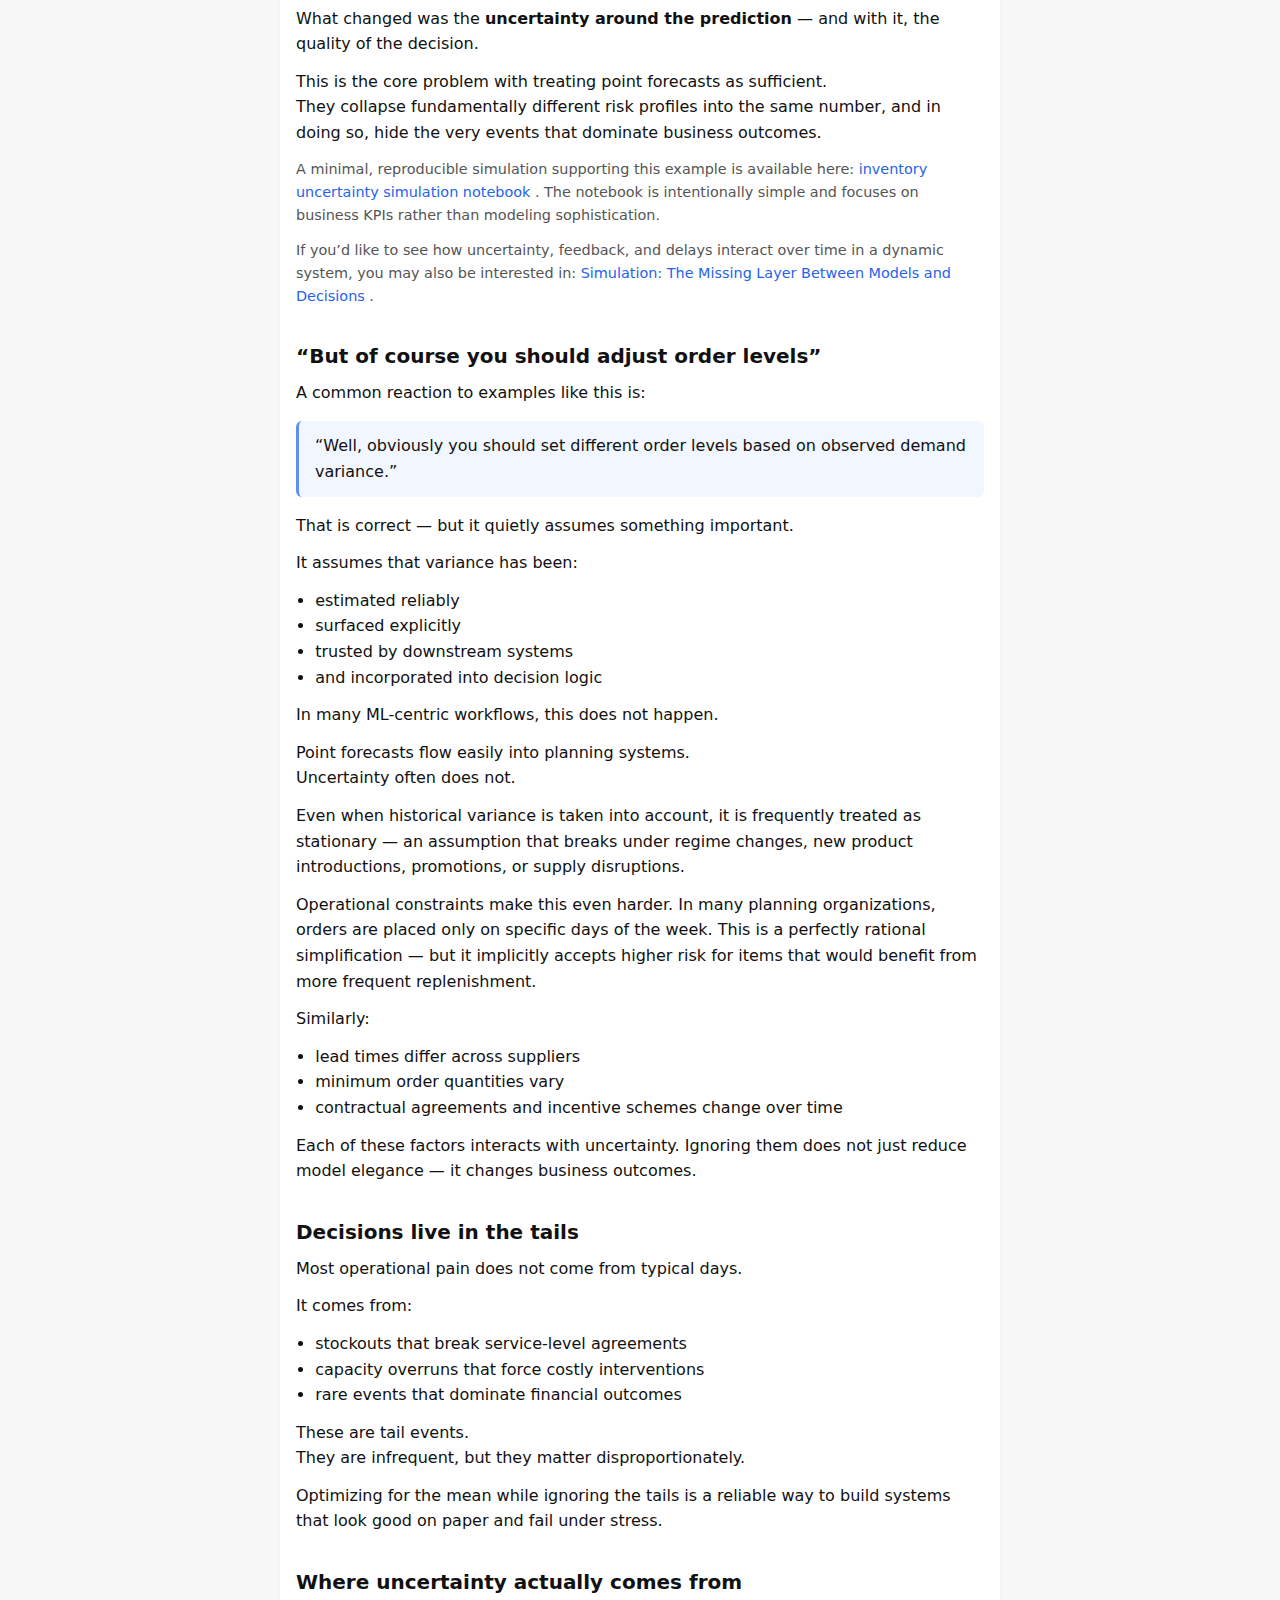
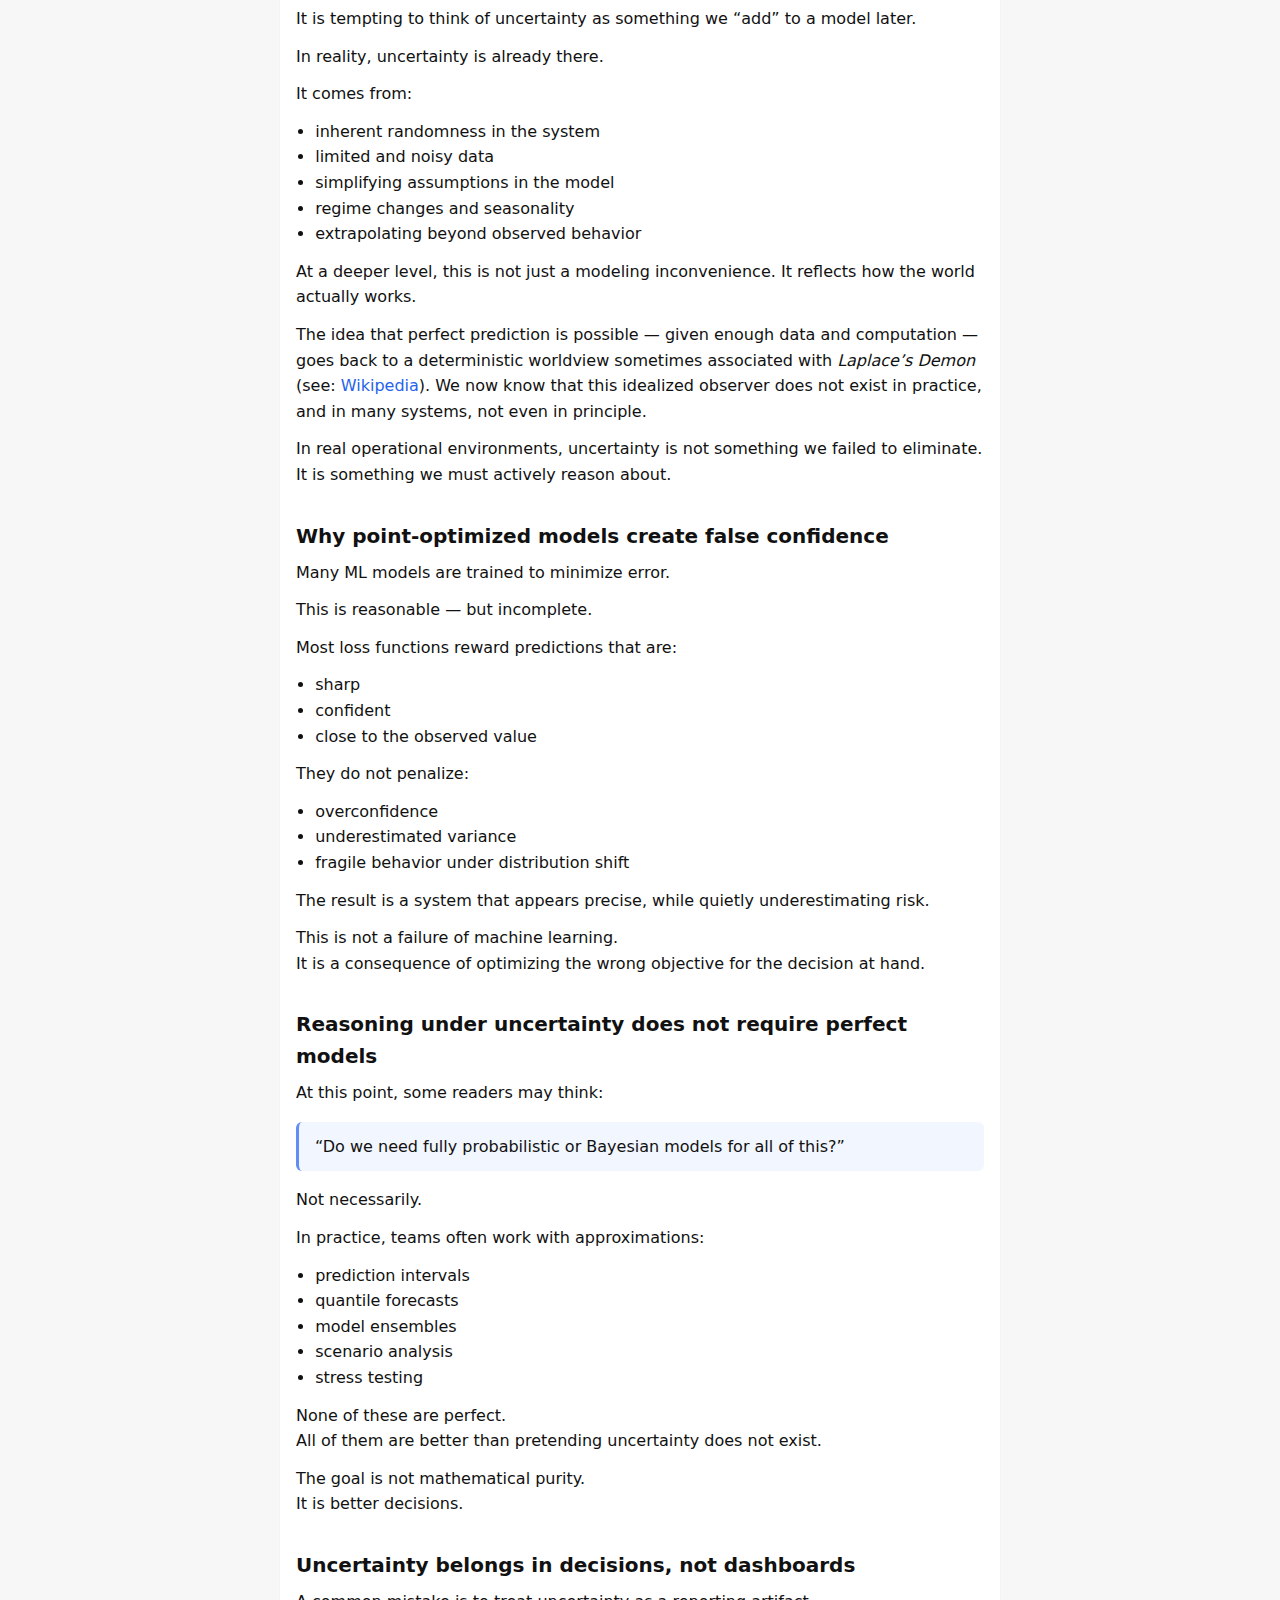
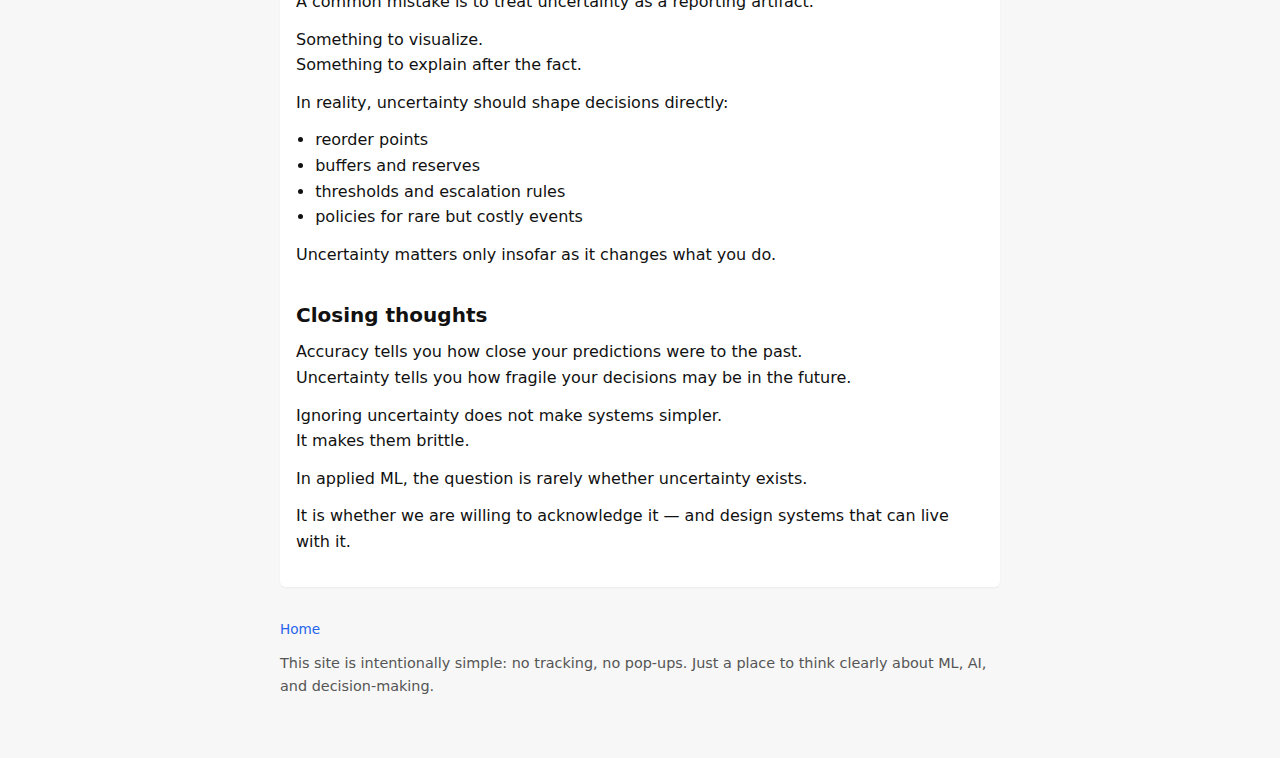
<file: post-uncertainty-matters-more-than-accuracy.html>
<!DOCTYPE html>
<html lang="en">
<head>
  <meta charset="UTF-8" />
  <title>Why Uncertainty Matters More Than Accuracy — Gökhan Çetinkaya</title>
  <meta name="viewport" content="width=device-width, initial-scale=1" />
  <meta name="description" content="A practical essay on why point forecasts are often insufficient: uncertainty changes decisions and business KPIs, especially in operational settings like inventory planning." />
  <link rel="stylesheet" href="styles.css" />
</head>
<body>
  <main>
    <header>
      <a href="index.html" class="pill">gokhancetinkaya.ai</a>
      <h1>Why Uncertainty Matters More Than Accuracy</h1>
      <p class="muted">An essay on prediction, risk, and why business outcomes often live in the tails.</p>
    </header>

    <article class="section post">
      <p>
        In many applied ML systems, predictions arrive with impressive precision.
      </p>

      <p>
        Dashboards show a single number.<br/>
        Forecasts look stable.<br/>
        Decisions are made as if the future were neatly summarized by a point estimate.
      </p>

      <p>
        This sense of certainty is comforting — and often misleading.
      </p>

      <p>
        Because in most real systems, <strong>the most important outcomes are driven not by the average case, but by what happens when things go wrong</strong>.
      </p>

      <p>
        It is one thing to say that uncertainty matters in principle.<br/>
        It is another to see how quickly ignoring it can distort real decisions.
      </p>

      <p>
        To make this concrete, consider a deliberately simple operational example — not because real systems are simple, but because simplicity makes the consequences impossible to ignore.
      </p>

      <h2>Same accuracy, radically different outcomes</h2>

      <p>
        It is tempting to believe that if two forecasts are equally accurate, they should lead to similar business outcomes.
      </p>

      <p>
        In many operational settings, this assumption is quietly wrong.
      </p>

      <p>
        Consider a single SKU with an average monthly demand of 100 units.<br/>
        Suppose we use a simple inventory policy: maintain a fixed base-stock level designed around that average.
      </p>

      <p>
        Now imagine two demand regimes.
      </p>

      <p>
        In the first, demand fluctuates narrowly around the mean. Month-to-month variation is modest, and extreme outcomes are rare.<br/>
        In the second, demand is far more volatile. The average is the same, but large deviations occur frequently.
      </p>

      <p>
        From the model’s point of view, these two situations can look identical:
      </p>

      <ul>
        <li>the point forecast is the same</li>
        <li>historical accuracy is the same</li>
        <li>error metrics show no meaningful difference</li>
      </ul>

      <p>
        From the business’s point of view, they are not.
      </p>

      <p>
        Under the low-variance regime, the inventory policy performs as expected.<br/>
        Service levels remain high, stockouts are rare, and capital tied up in inventory stays under control.
      </p>

      <p>
        Under the high-variance regime, the same policy begins to fail.<br/>
        Stockouts become frequent, service levels deteriorate, and stockout-related costs dominate overall performance.
      </p>

      <p>
        What is striking is not just the direction of the effect, but its magnitude.
      </p>

      <p>
        With the same forecast accuracy and the same inventory policy, stockout costs can increase by orders of magnitude when variance is underestimated.
        Holding costs may remain unchanged, giving a false sense of stability, while the true business impact deteriorates rapidly.
      </p>

      <p>
        Nothing about the average demand changed.<br/>
        Nothing about the model’s point accuracy changed.
      </p>

      <p>
        What changed was the <strong>uncertainty around the prediction</strong> — and with it, the quality of the decision.
      </p>

      <p>
        This is the core problem with treating point forecasts as sufficient.<br/>
        They collapse fundamentally different risk profiles into the same number, and in doing so, hide the very events that dominate business outcomes.
      </p>

      <p class="muted">
        A minimal, reproducible simulation supporting this example is available here:
        <a href="https://github.com/gcetinkaya/gokhancetinkaya.ai/blob/main/examples/inventory_uncertainty_sim/examples_post3_uncertainty_sim.ipynb" target="_blank" rel="noopener">
          inventory uncertainty simulation notebook
        </a>.
        The notebook is intentionally simple and focuses on business KPIs rather than modeling sophistication.
      </p>
      <p class="muted">
        If you’d like to see how uncertainty, feedback, and delays interact over time in a dynamic system,
        you may also be interested in:
        <a href="post-simulation-the-missing-layer-between-models-and-decisions.html">
          Simulation: The Missing Layer Between Models and Decisions
        </a>.
      </p>

      <h2>“But of course you should adjust order levels”</h2>

      <p>
        A common reaction to examples like this is:
      </p>

      <blockquote>
        “Well, obviously you should set different order levels based on observed demand variance.”
      </blockquote>

      <p>
        That is correct — but it quietly assumes something important.
      </p>

      <p>
        It assumes that variance has been:
      </p>

      <ul>
        <li>estimated reliably</li>
        <li>surfaced explicitly</li>
        <li>trusted by downstream systems</li>
        <li>and incorporated into decision logic</li>
      </ul>

      <p>
        In many ML-centric workflows, this does not happen.
      </p>

      <p>
        Point forecasts flow easily into planning systems.<br/>
        Uncertainty often does not.
      </p>

      <p>
        Even when historical variance is taken into account, it is frequently treated as stationary — an assumption that breaks under regime changes,
        new product introductions, promotions, or supply disruptions.
      </p>

      <p>
        Operational constraints make this even harder. In many planning organizations, orders are placed only on specific days of the week.
        This is a perfectly rational simplification — but it implicitly accepts higher risk for items that would benefit from more frequent replenishment.
      </p>

      <p>
        Similarly:
      </p>

      <ul>
        <li>lead times differ across suppliers</li>
        <li>minimum order quantities vary</li>
        <li>contractual agreements and incentive schemes change over time</li>
      </ul>

      <p>
        Each of these factors interacts with uncertainty. Ignoring them does not just reduce model elegance — it changes business outcomes.
      </p>

      <h2>Decisions live in the tails</h2>

      <p>
        Most operational pain does not come from typical days.
      </p>

      <p>
        It comes from:
      </p>

      <ul>
        <li>stockouts that break service-level agreements</li>
        <li>capacity overruns that force costly interventions</li>
        <li>rare events that dominate financial outcomes</li>
      </ul>

      <p>
        These are tail events.<br/>
        They are infrequent, but they matter disproportionately.
      </p>

      <p>
        Optimizing for the mean while ignoring the tails is a reliable way to build systems that look good on paper and fail under stress.
      </p>

      <h2>Where uncertainty actually comes from</h2>

      <p>
        It is tempting to think of uncertainty as something we “add” to a model later.
      </p>

      <p>
        In reality, uncertainty is already there.
      </p>

      <p>
        It comes from:
      </p>

      <ul>
        <li>inherent randomness in the system</li>
        <li>limited and noisy data</li>
        <li>simplifying assumptions in the model</li>
        <li>regime changes and seasonality</li>
        <li>extrapolating beyond observed behavior</li>
      </ul>

      <p>
        At a deeper level, this is not just a modeling inconvenience. It reflects how the world actually works.
      </p>

      <p>
        The idea that perfect prediction is possible — given enough data and computation — goes back to a deterministic worldview sometimes associated with
        <em>Laplace’s Demon</em> (see:
        <a href="https://en.wikipedia.org/wiki/Laplace%27s_demon" target="_blank" rel="noopener">Wikipedia</a>).
        We now know that this idealized observer does not exist in practice, and in many systems, not even in principle.
      </p>

      <p>
        In real operational environments, uncertainty is not something we failed to eliminate.<br/>
        It is something we must actively reason about.
      </p>

      <h2>Why point-optimized models create false confidence</h2>

      <p>
        Many ML models are trained to minimize error.
      </p>

      <p>
        This is reasonable — but incomplete.
      </p>

      <p>
        Most loss functions reward predictions that are:
      </p>

      <ul>
        <li>sharp</li>
        <li>confident</li>
        <li>close to the observed value</li>
      </ul>

      <p>
        They do not penalize:
      </p>

      <ul>
        <li>overconfidence</li>
        <li>underestimated variance</li>
        <li>fragile behavior under distribution shift</li>
      </ul>

      <p>
        The result is a system that appears precise, while quietly underestimating risk.
      </p>

      <p>
        This is not a failure of machine learning.<br/>
        It is a consequence of optimizing the wrong objective for the decision at hand.
      </p>

      <h2>Reasoning under uncertainty does not require perfect models</h2>

      <p>
        At this point, some readers may think:
      </p>

      <blockquote>
        “Do we need fully probabilistic or Bayesian models for all of this?”
      </blockquote>

      <p>
        Not necessarily.
      </p>

      <p>
        In practice, teams often work with approximations:
      </p>

      <ul>
        <li>prediction intervals</li>
        <li>quantile forecasts</li>
        <li>model ensembles</li>
        <li>scenario analysis</li>
        <li>stress testing</li>
      </ul>

      <p>
        None of these are perfect.<br/>
        All of them are better than pretending uncertainty does not exist.
      </p>

      <p>
        The goal is not mathematical purity.<br/>
        It is better decisions.
      </p>

      <h2>Uncertainty belongs in decisions, not dashboards</h2>

      <p>
        A common mistake is to treat uncertainty as a reporting artifact.
      </p>

      <p>
        Something to visualize.<br/>
        Something to explain after the fact.
      </p>

      <p>
        In reality, uncertainty should shape decisions directly:
      </p>

      <ul>
        <li>reorder points</li>
        <li>buffers and reserves</li>
        <li>thresholds and escalation rules</li>
        <li>policies for rare but costly events</li>
      </ul>

      <p>
        Uncertainty matters only insofar as it changes what you do.
      </p>

      <h2>Closing thoughts</h2>

      <p>
        Accuracy tells you how close your predictions were to the past.<br/>
        Uncertainty tells you how fragile your decisions may be in the future.
      </p>

      <p>
        Ignoring uncertainty does not make systems simpler.<br/>
        It makes them brittle.
      </p>

      <p>
        In applied ML, the question is rarely whether uncertainty exists.
      </p>

      <p>
        It is whether we are willing to acknowledge it — and design systems that can live with it.
      </p>

    </article>

    <footer>
      <p>
        <a href="index.html">Home</a>
      </p>
      <p class="muted">
        This site is intentionally simple: no tracking, no pop-ups.
        Just a place to think clearly about ML, AI, and decision-making.
      </p>
    </footer>

  </main>
</body>
</html>
</file>
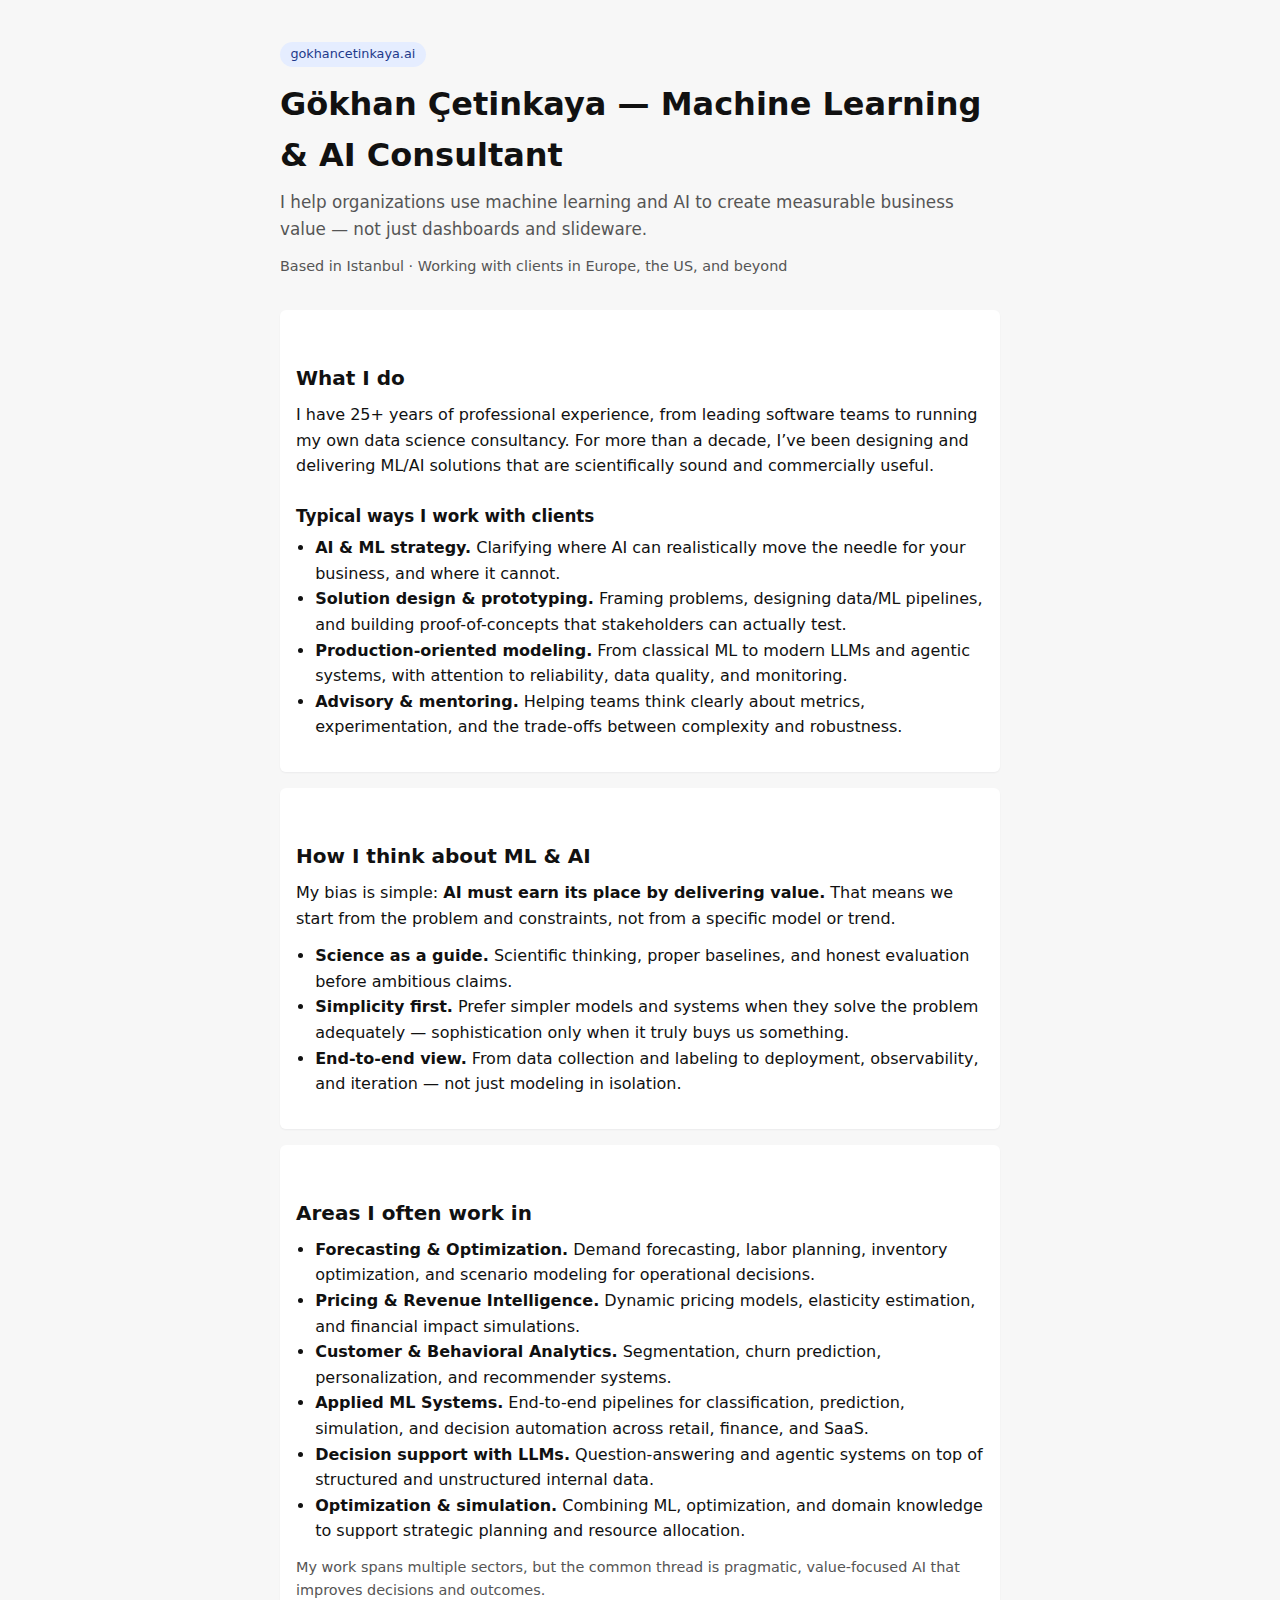
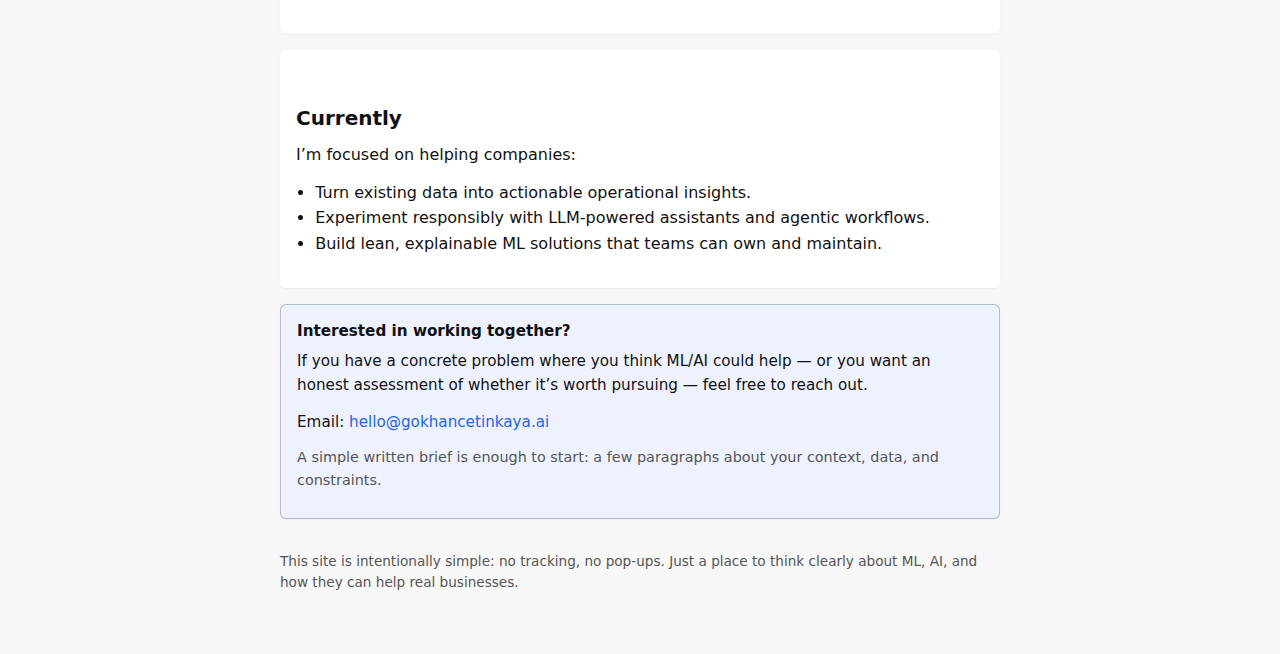
<file: website/index_old.html>
<!DOCTYPE html>
<html lang="en">
<head>
  <meta charset="UTF-8" />
  <title>Gökhan Çetinkaya — Machine Learning & AI Consultant</title>
  <meta name="viewport" content="width=device-width, initial-scale=1" />
  <meta name="description" content="Gökhan Çetinkaya is an ML/AI practitioner and consultant helping companies turn data and machine learning into real business value." />
  <link rel="stylesheet" href="styles.css" />
</head>
<body>
  <main>
    <header>
      <a href="index.html" class="pill">gokhancetinkaya.ai</a>
      <h1>Gökhan Çetinkaya — Machine Learning & AI Consultant</h1>
      <p class="tagline">
        I help organizations use machine learning and AI to create measurable business value — not just dashboards and slideware.
      </p>
      <p class="muted">
        Based in Istanbul · Working with clients in Europe, the US, and beyond
      </p>
    </header>

    <section class="section">
      <h2>What I do</h2>
      <p>
        I have 25+ years of professional experience, from leading software teams to running my own data science consultancy. 
        For more than a decade, I’ve been designing and delivering ML/AI solutions that are scientifically sound and commercially useful.
      </p>
      <h3>Typical ways I work with clients</h3>
      <ul>
        <li><strong>AI & ML strategy.</strong> Clarifying where AI can realistically move the needle for your business, and where it cannot.</li>
        <li><strong>Solution design & prototyping.</strong> Framing problems, designing data/ML pipelines, and building proof-of-concepts that stakeholders can actually test.</li>
        <li><strong>Production-oriented modeling.</strong> From classical ML to modern LLMs and agentic systems, with attention to reliability, data quality, and monitoring.</li>
        <li><strong>Advisory & mentoring.</strong> Helping teams think clearly about metrics, experimentation, and the trade-offs between complexity and robustness.</li>
      </ul>
    </section>

    <section class="section">
      <h2>How I think about ML & AI</h2>
      <p>
        My bias is simple: <strong>AI must earn its place by delivering value.</strong> 
        That means we start from the problem and constraints, not from a specific model or trend.
      </p>
      <ul>
        <li><strong>Science as a guide.</strong> Scientific thinking, proper baselines, and honest evaluation before ambitious claims.</li>
        <li><strong>Simplicity first.</strong> Prefer simpler models and systems when they solve the problem adequately — sophistication only when it truly buys us something.</li>
        <li><strong>End-to-end view.</strong> From data collection and labeling to deployment, observability, and iteration — not just modeling in isolation.</li>
      </ul>
    </section>

<section class="section">
  <h2>Areas I often work in</h2>
  <ul>
    <li><strong>Forecasting & Optimization.</strong> Demand forecasting, labor planning, inventory optimization, and scenario modeling for operational decisions.</li>
    <li><strong>Pricing & Revenue Intelligence.</strong> Dynamic pricing models, elasticity estimation, and financial impact simulations.</li>
    <li><strong>Customer & Behavioral Analytics.</strong> Segmentation, churn prediction, personalization, and recommender systems.</li>
    <li><strong>Applied ML Systems.</strong> End-to-end pipelines for classification, prediction, simulation, and decision automation across retail, finance, and SaaS.</li>
    <li><strong>Decision support with LLMs.</strong> Question-answering and agentic systems on top of structured and unstructured internal data.</li>
    <li><strong>Optimization & simulation.</strong> Combining ML, optimization, and domain knowledge to support strategic planning and resource allocation.</li>
  </ul>
  <p class="muted">
    My work spans multiple sectors, but the common thread is pragmatic, value-focused AI that improves decisions and outcomes.
  </p>
</section>

    <section class="section">
      <h2>Currently</h2>
      <p>
        I’m focused on helping companies:
      </p>
      <ul>
        <li>Turn existing data into actionable operational insights.</li>
        <li>Experiment responsibly with LLM-powered assistants and agentic workflows.</li>
        <li>Build lean, explainable ML solutions that teams can own and maintain.</li>
      </ul>
    </section>

    <section class="section cta">
      <strong>Interested in working together?</strong>
      <p>
        If you have a concrete problem where you think ML/AI could help — or you want an honest assessment of whether it’s worth pursuing — feel free to reach out.
      </p>
      <p>
        Email: <a href="mailto:hello@gokhancetinkaya.ai">hello@gokhancetinkaya.ai</a>
      </p>
      <p class="muted">
        A simple written brief is enough to start: a few paragraphs about your context, data, and constraints.
      </p>
    </section>

    <footer>
      <p>
        This site is intentionally simple: no tracking, no pop-ups. Just a place to think clearly about ML, AI, and how they can help real businesses.
      </p>
    </footer>
  </main>
</body>
</html>
</file>
<file: styles.css>
:root {
  color-scheme: light dark;
  --bg: #f7f7f7;
  --fg: #111;
  --accent: #2563eb;
  --muted: #555;
  --max-width: 760px;
  --radius: 6px;
}

* { box-sizing: border-box; }

body {
  margin: 0;
  font-family: system-ui, -apple-system, BlinkMacSystemFont, "Segoe UI", sans-serif;
  background: var(--bg);
  color: var(--fg);
  line-height: 1.6;
}

main {
  max-width: var(--max-width);
  padding: 2.5rem 1.25rem 3rem;
  margin: 0 auto;
}

header { margin-bottom: 2rem; }

h1 {
  font-size: 2rem;
  margin: 0 0 0.5rem;
}

h2 {
  font-size: 1.25rem;
  margin-top: 2rem;
  margin-bottom: 0.5rem;
}

h3 {
  font-size: 1.05rem;
  margin-top: 1.5rem;
  margin-bottom: 0.35rem;
}

p { margin: 0.25rem 0 0.75rem; }

ul {
  padding-left: 1.2rem;
  margin: 0.25rem 0 0.75rem;
}

a {
  color: var(--accent);
  text-decoration: none;
}

a:hover { text-decoration: underline; }

.tagline {
  font-size: 1.05rem;
  color: var(--muted);
  margin-bottom: 0.75rem;
}

/* Pill — identical for <span> and <a> */
.pill {
  display: inline-block;
  padding: 0.15rem 0.65rem;
  border-radius: 999px;
  background: #e5edff;
  color: #1e3a8a;
  font-size: 0.8rem;
  margin-bottom: 0.75rem;
  text-decoration: none;
}

a.pill:visited { color: #1e3a8a; }
a.pill:hover { text-decoration: none; filter: brightness(0.98); }

.section {
  padding: 1.25rem 1rem;
  border-radius: var(--radius);
  background: rgba(255, 255, 255, 0.9);
  box-shadow: 0 1px 2px rgba(15, 23, 42, 0.05);
  margin-bottom: 1rem;
}

.muted {
  color: var(--muted);
  font-size: 0.9rem;
}

.cta {
  margin-top: 1rem;
  padding: 0.85rem 1rem;
  border-radius: var(--radius);
  border: 1px solid rgba(148, 163, 184, 0.7);
  background: #eef2ff;
  font-size: 0.95rem;
}

.cta strong {
  display: block;
  margin-bottom: 0.35rem;
}

footer {
  margin-top: 2rem;
  font-size: 0.85rem;
  color: var(--muted);
}

/* Post page helpers */
.topnav {
  display: flex;
  gap: 0.75rem;
  align-items: center;
  margin-bottom: 1rem;
}

.topnav a { font-size: 0.95rem; }

.meta {
  color: var(--muted);
  font-size: 0.95rem;
  margin-top: 0.25rem;
}

/* Article typography */
article h1 { margin-top: 0.25rem; }

article blockquote {
  margin: 1rem 0;
  padding: 0.75rem 1rem;
  border-left: 3px solid rgba(37, 99, 235, 0.7);
  background: rgba(37, 99, 235, 0.06);
  border-radius: 6px;
}

article ul { margin-top: 0.5rem; }

.topnav .pill {
  font-size: 0.8rem;
}
</file>
<file: website/styles.css>
:root {
  color-scheme: light dark;
  --bg: #f7f7f7;
  --fg: #111;
  --accent: #2563eb;
  --muted: #555;
  --max-width: 760px;
  --radius: 6px;
}

* { box-sizing: border-box; }

body {
  margin: 0;
  font-family: system-ui, -apple-system, BlinkMacSystemFont, "Segoe UI", sans-serif;
  background: var(--bg);
  color: var(--fg);
  line-height: 1.6;
}

main {
  max-width: var(--max-width);
  padding: 2.5rem 1.25rem 3rem;
  margin: 0 auto;
}

header { margin-bottom: 2rem; }

h1 {
  font-size: 2rem;
  margin: 0 0 0.5rem;
}

h2 {
  font-size: 1.25rem;
  margin-top: 2rem;
  margin-bottom: 0.5rem;
}

h3 {
  font-size: 1.05rem;
  margin-top: 1.5rem;
  margin-bottom: 0.35rem;
}

p { margin: 0.25rem 0 0.75rem; }

ul {
  padding-left: 1.2rem;
  margin: 0.25rem 0 0.75rem;
}

a {
  color: var(--accent);
  text-decoration: none;
}

a:hover { text-decoration: underline; }

.tagline {
  font-size: 1.05rem;
  color: var(--muted);
  margin-bottom: 0.75rem;
}

/* Pill — identical for <span> and <a> */
.pill {
  display: inline-block;
  padding: 0.15rem 0.65rem;
  border-radius: 999px;
  background: #e5edff;
  color: #1e3a8a;
  font-size: 0.8rem;
  margin-bottom: 0.75rem;
  text-decoration: none;
}

a.pill:visited { color: #1e3a8a; }
a.pill:hover { text-decoration: none; filter: brightness(0.98); }

.section {
  padding: 1.25rem 1rem;
  border-radius: var(--radius);
  background: rgba(255, 255, 255, 0.9);
  box-shadow: 0 1px 2px rgba(15, 23, 42, 0.05);
  margin-bottom: 1rem;
}

.muted {
  color: var(--muted);
  font-size: 0.9rem;
}

.cta {
  margin-top: 1rem;
  padding: 0.85rem 1rem;
  border-radius: var(--radius);
  border: 1px solid rgba(148, 163, 184, 0.7);
  background: #eef2ff;
  font-size: 0.95rem;
}

.cta strong {
  display: block;
  margin-bottom: 0.35rem;
}

footer {
  margin-top: 2rem;
  font-size: 0.85rem;
  color: var(--muted);
}

/* Post page helpers */
.topnav {
  display: flex;
  gap: 0.75rem;
  align-items: center;
  margin-bottom: 1rem;
}

.topnav a { font-size: 0.95rem; }

.meta {
  color: var(--muted);
  font-size: 0.95rem;
  margin-top: 0.25rem;
}

/* Article typography */
article h1 { margin-top: 0.25rem; }

article blockquote {
  margin: 1rem 0;
  padding: 0.75rem 1rem;
  border-left: 3px solid rgba(37, 99, 235, 0.7);
  background: rgba(37, 99, 235, 0.06);
  border-radius: 6px;
}

article ul { margin-top: 0.5rem; }

.topnav .pill {
  font-size: 0.8rem;
}
</file>
